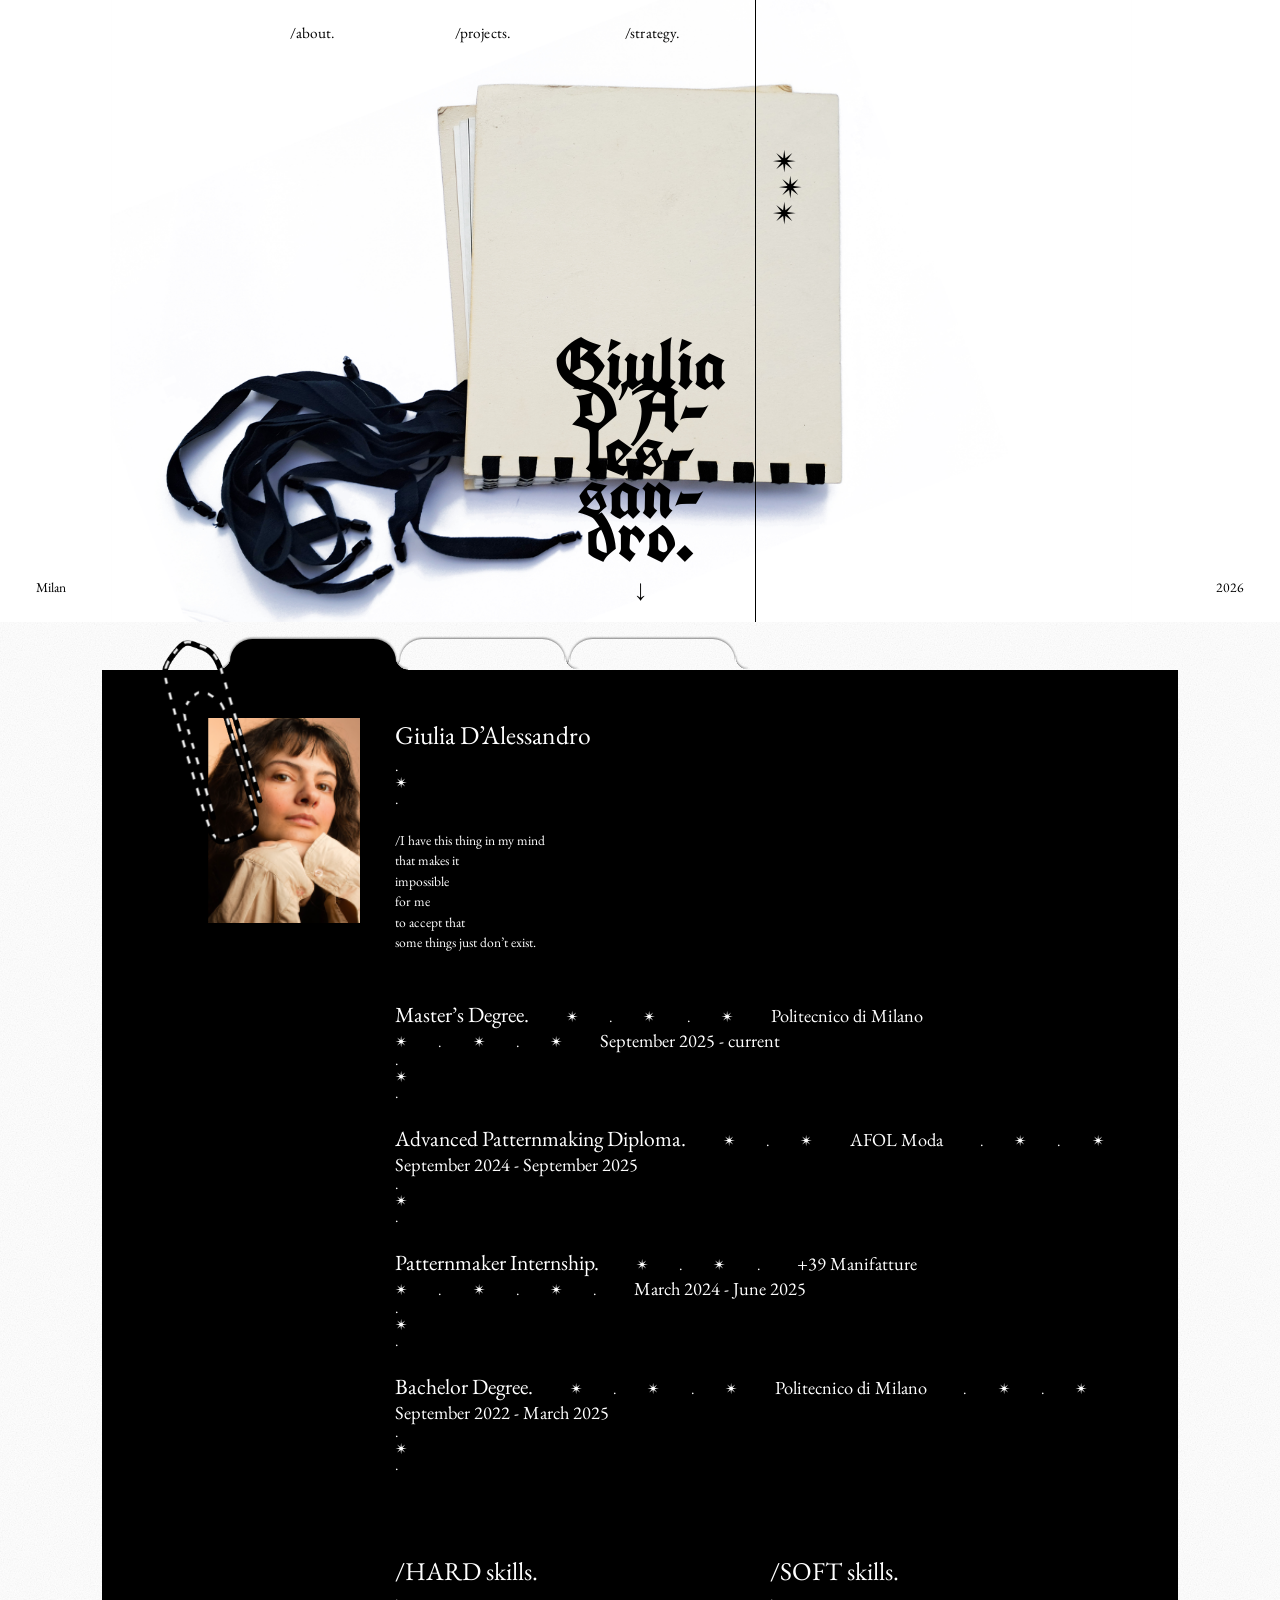
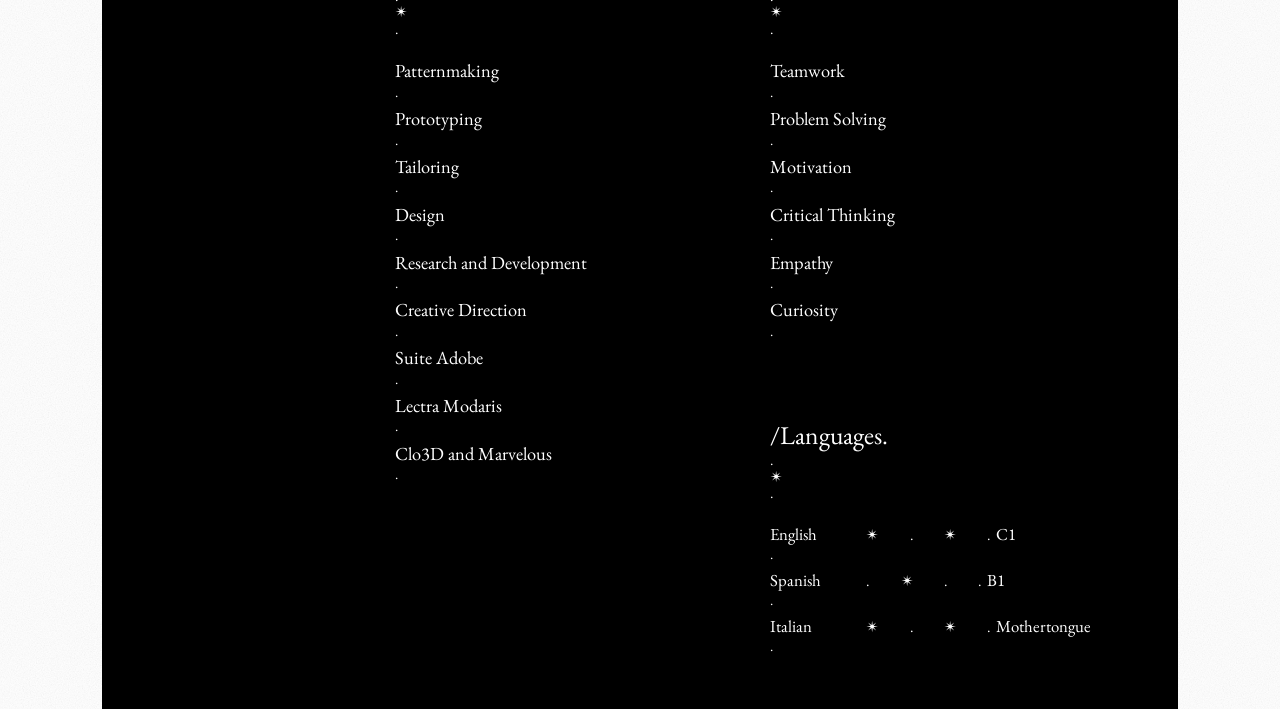
<file: index.html>
<!DOCTYPE html>
<html lang="it">
<head>
  <meta charset="utf-8">
  <meta name="viewport" content="width=device-width, initial-scale=1">
  <title>Giulia D’Alessandro — Portfolio</title>
  <meta name="description" content="Portfolio di Giulia D’Alessandro, Technical Designer. Milano, 2026.">

  <!-- Font: blackletter per il nome, serif per il testo -->
  <link rel="preconnect" href="https://fonts.googleapis.com">
  <link rel="preconnect" href="https://fonts.gstatic.com" crossorigin>
  <link href="https://fonts.googleapis.com/css2?family=EB+Garamond:wght@400;500&family=UnifrakturCook:wght@700&display=swap" rel="stylesheet">

  <link rel="stylesheet" href="style.css">
</head>
<body>

  <!-- ============ HEADER (fisso) ============ -->
  <header class="site-header">
    <nav aria-label="Navigazione principale">
      <a href="index.html">/about.</a>
      <a href="projects.html">/projects.</a>
      <!-- nascosto per ora (da completare): togli i commenti per riattivarlo -->
      <!-- <a href="weightlifting.html">/weightlifting.</a> -->
      <!-- <a href="illustration.html">/illustration.</a> -->
      <a href="strategy.html">/strategy.</a>
    </nav>
  </header>


  <main>

    <!-- ============ 1. LANDING ============ -->
    <section class="hero" id="home">
      <span class="hero__line" aria-hidden="true"></span>

      <figure class="hero__cover">
        <!-- Sostituisci con la tua immagine (meglio PNG/WebP con sfondo trasparente) -->
        <img src="img/cover.png" alt="Quaderno con nastri neri">
        <span class="hero__stars" aria-hidden="true">✴<br>&nbsp;✴<br>✴</span>
      </figure>
	
      <h1 class="hero__name">
        Giulia <br>D’A-<br>les-<br>san-<br>dro.
      </h1>

      <p class="hero__place">Milan</p>
      <p class="hero__year">2026</p>

      <a class="hero__scroll" href="#about" aria-label="Scorri verso il basso">↓</a>
    </section>

    <!-- ============ 2. ABOUT (anteprima) ============ -->
    <section class="about" id="about">
      <div class="about__tabs" aria-hidden="true">
        <!-- 5 linguette = 5 voci dell'header (stesso ordine) -->
        <span class="tab tab--1"></span>
        <span class="tab tab--2"></span>
        <!-- <span class="tab tab--3"></span> -->
        <!-- <span class="tab tab--4"></span> -->
        <span class="tab tab--5"></span>
      </div>

      <div class="about__body">
        <div class="about__photo-wrap">
          <img class="about__photo" src="img/giulia.jpg" alt="Ritratto di Giulia D’Alessandro">

          <!-- Graffetta: il tuo file in img/graffetta.png -->
          <img class="clip" src="img/graffetta.png" alt="" aria-hidden="true">
        </div>

        <div class="about__text">
          <h2>Giulia D’Alessandro</h2>
          <p class="about__marks" aria-hidden="true">.<br>✴<br>.</p>
          <p class="about__quote">
            /I have this thing in my mind<br>
            that makes it<br>
            impossible<br>
            for me<br>
            to accept that<br>
            some things just don’t exist.
          </p>

          <!-- ===== Formazione ed esperienza ===== -->
          <div class="cv">
            <div class="cv__item">
              <p class="cv__row">
                <span class="cv__title">Master’s Degree.</span>
                <span class="cv__pattern" aria-hidden="true">✴ . ✴ . ✴</span>
                <span class="cv__where">Politecnico di Milano</span>
                <span class="cv__pattern" aria-hidden="true">✴ . ✴ . ✴</span>
                <span class="cv__when">September 2025 - current</span>
              </p>
              <p class="about__marks" aria-hidden="true">.<br>✴<br>.</p>
            </div>

            <div class="cv__item">
              <p class="cv__row">
                <span class="cv__title">Advanced Patternmaking Diploma.</span>
                <span class="cv__pattern" aria-hidden="true">✴ . ✴</span>
                <span class="cv__where">AFOL Moda</span>
                <span class="cv__pattern" aria-hidden="true">. ✴ . ✴</span>
                <span class="cv__when">September 2024 - September 2025</span>
              </p>
              <p class="about__marks" aria-hidden="true">.<br>✴<br>.</p>
            </div>

            <div class="cv__item">
              <p class="cv__row">
                <span class="cv__title">Patternmaker Internship.</span>
                <span class="cv__pattern" aria-hidden="true">✴ . ✴ .</span>
                <span class="cv__where">+39 Manifatture</span>
                <span class="cv__pattern" aria-hidden="true">✴ . ✴ . ✴ .</span>
                <span class="cv__when">March 2024 - June 2025</span>
              </p>
              <p class="about__marks" aria-hidden="true">.<br>✴<br>.</p>
            </div>

            <div class="cv__item">
              <p class="cv__row">
                <span class="cv__title">Bachelor Degree.</span>
                <span class="cv__pattern" aria-hidden="true">✴ . ✴ . ✴</span>
                <span class="cv__where">Politecnico di Milano</span>
                <span class="cv__pattern" aria-hidden="true">. ✴ . ✴</span>
                <span class="cv__when">September 2022 - March 2025</span>
              </p>
              <p class="about__marks" aria-hidden="true">.<br>✴<br>.</p>
            </div>
          </div>

          <!-- ===== Competenze e lingue ===== -->
          <div class="skills">
            <div class="skills__col">
              <h3 class="skills__title">/HARD skills.</h3>
              <p class="about__marks" aria-hidden="true">.<br>✴<br>.</p>
              <ul class="skills__list">
                <li>Patternmaking</li>
                <li>Prototyping</li>
                <li>Tailoring</li>
                <li>Design</li>
                <li>Research and Development</li>
                <li>Creative Direction</li>
                <li>Suite Adobe</li>
                <li>Lectra Modaris</li>
                <li>Clo3D and Marvelous</li>
              </ul>
            </div>

            <div class="skills__col">
              <h3 class="skills__title">/SOFT skills.</h3>
              <p class="about__marks" aria-hidden="true">.<br>✴<br>.</p>
              <ul class="skills__list">
                <li>Teamwork</li>
                <li>Problem Solving</li>
                <li>Motivation</li>
                <li>Critical Thinking</li>
                <li>Empathy</li>
                <li>Curiosity</li>
              </ul>

              <div class="languages">
                <h3 class="skills__title">/Languages.</h3>
                <p class="about__marks" aria-hidden="true">.<br>✴<br>.</p>
                <ul class="languages__list">
                  <li><div class="languages__row"><span class="languages__name">English</span><span class="cv__pattern" aria-hidden="true">✴ . ✴ .</span><span class="languages__level">C1</span></div></li>
                  <li><div class="languages__row"><span class="languages__name">Spanish</span><span class="cv__pattern" aria-hidden="true">. ✴ . .</span><span class="languages__level">B1</span></div></li>
                  <li><div class="languages__row"><span class="languages__name">Italian</span><span class="cv__pattern" aria-hidden="true">✴ . ✴ .</span><span class="languages__level">Mothertongue</span></div></li>
                </ul>
              </div>
            </div>
          </div>

        </div>
      </div>
    </section>

  </main>

</body>
</html>
</file>
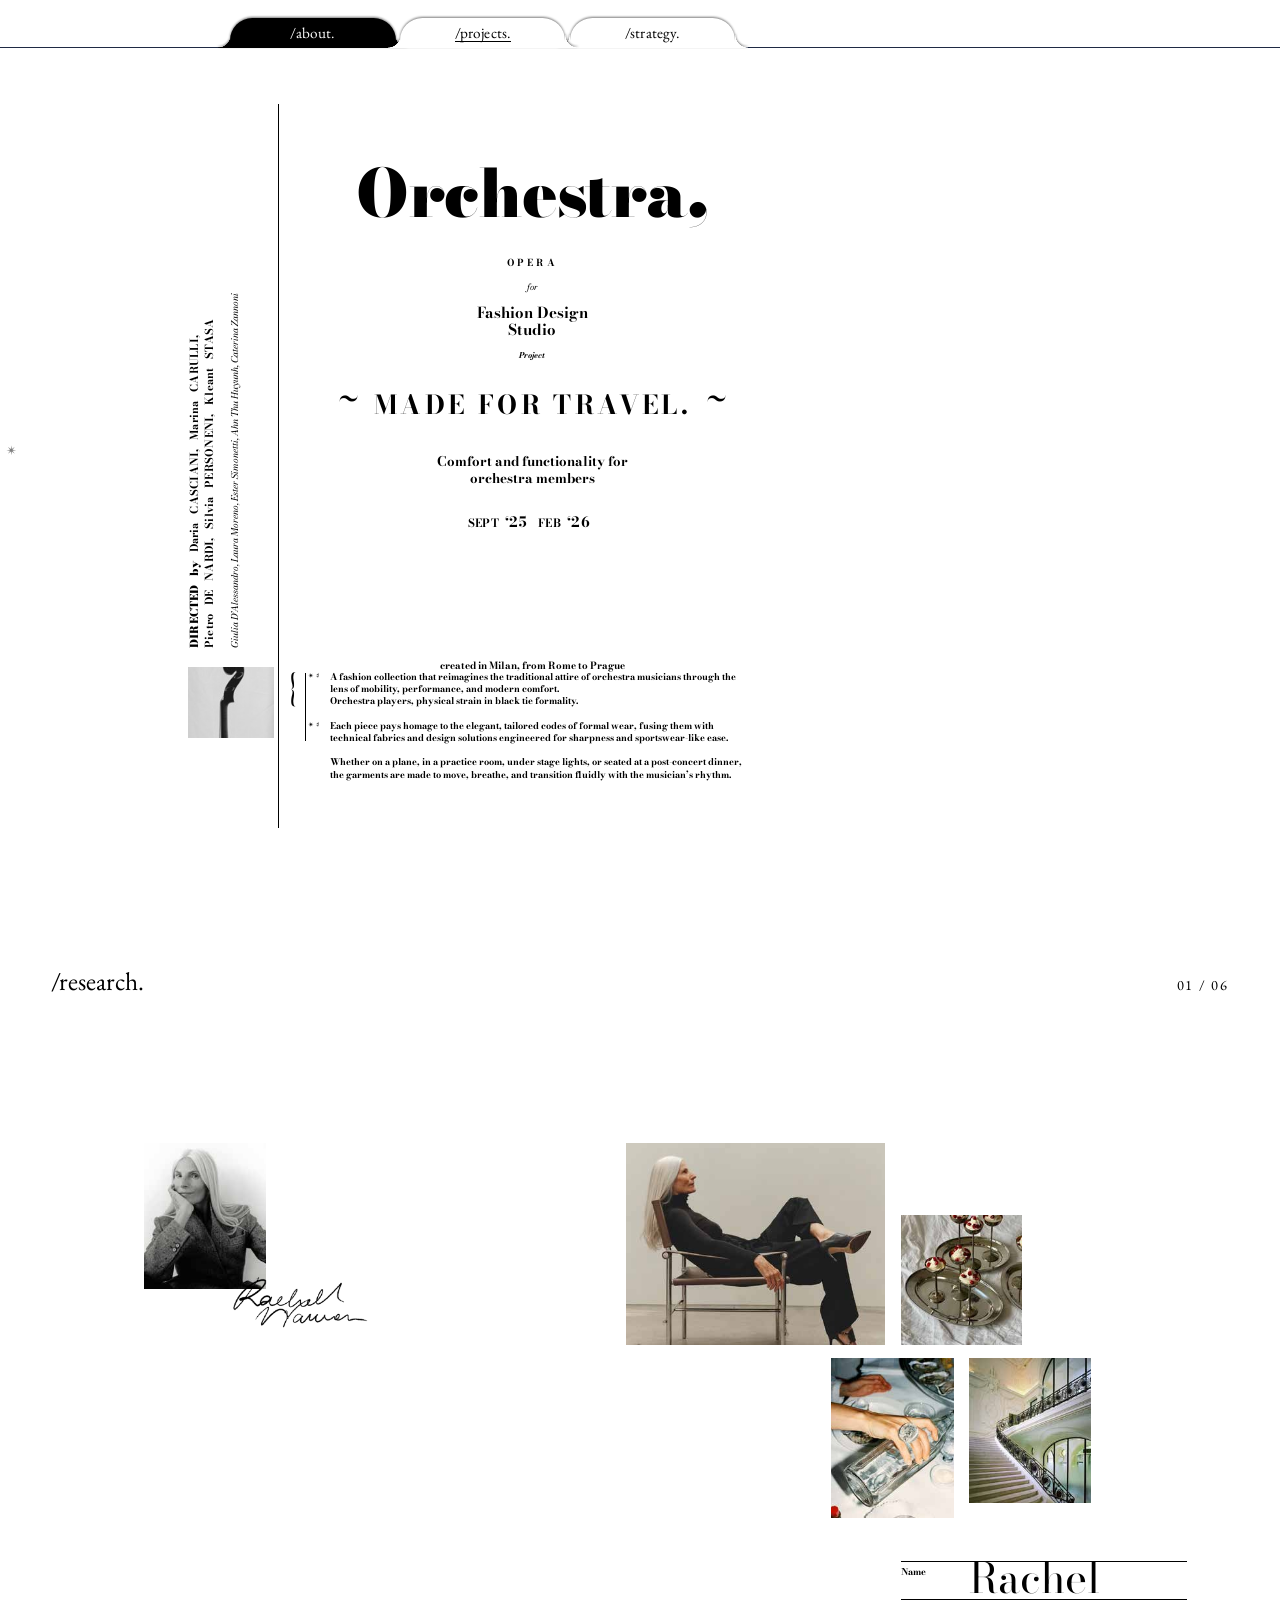
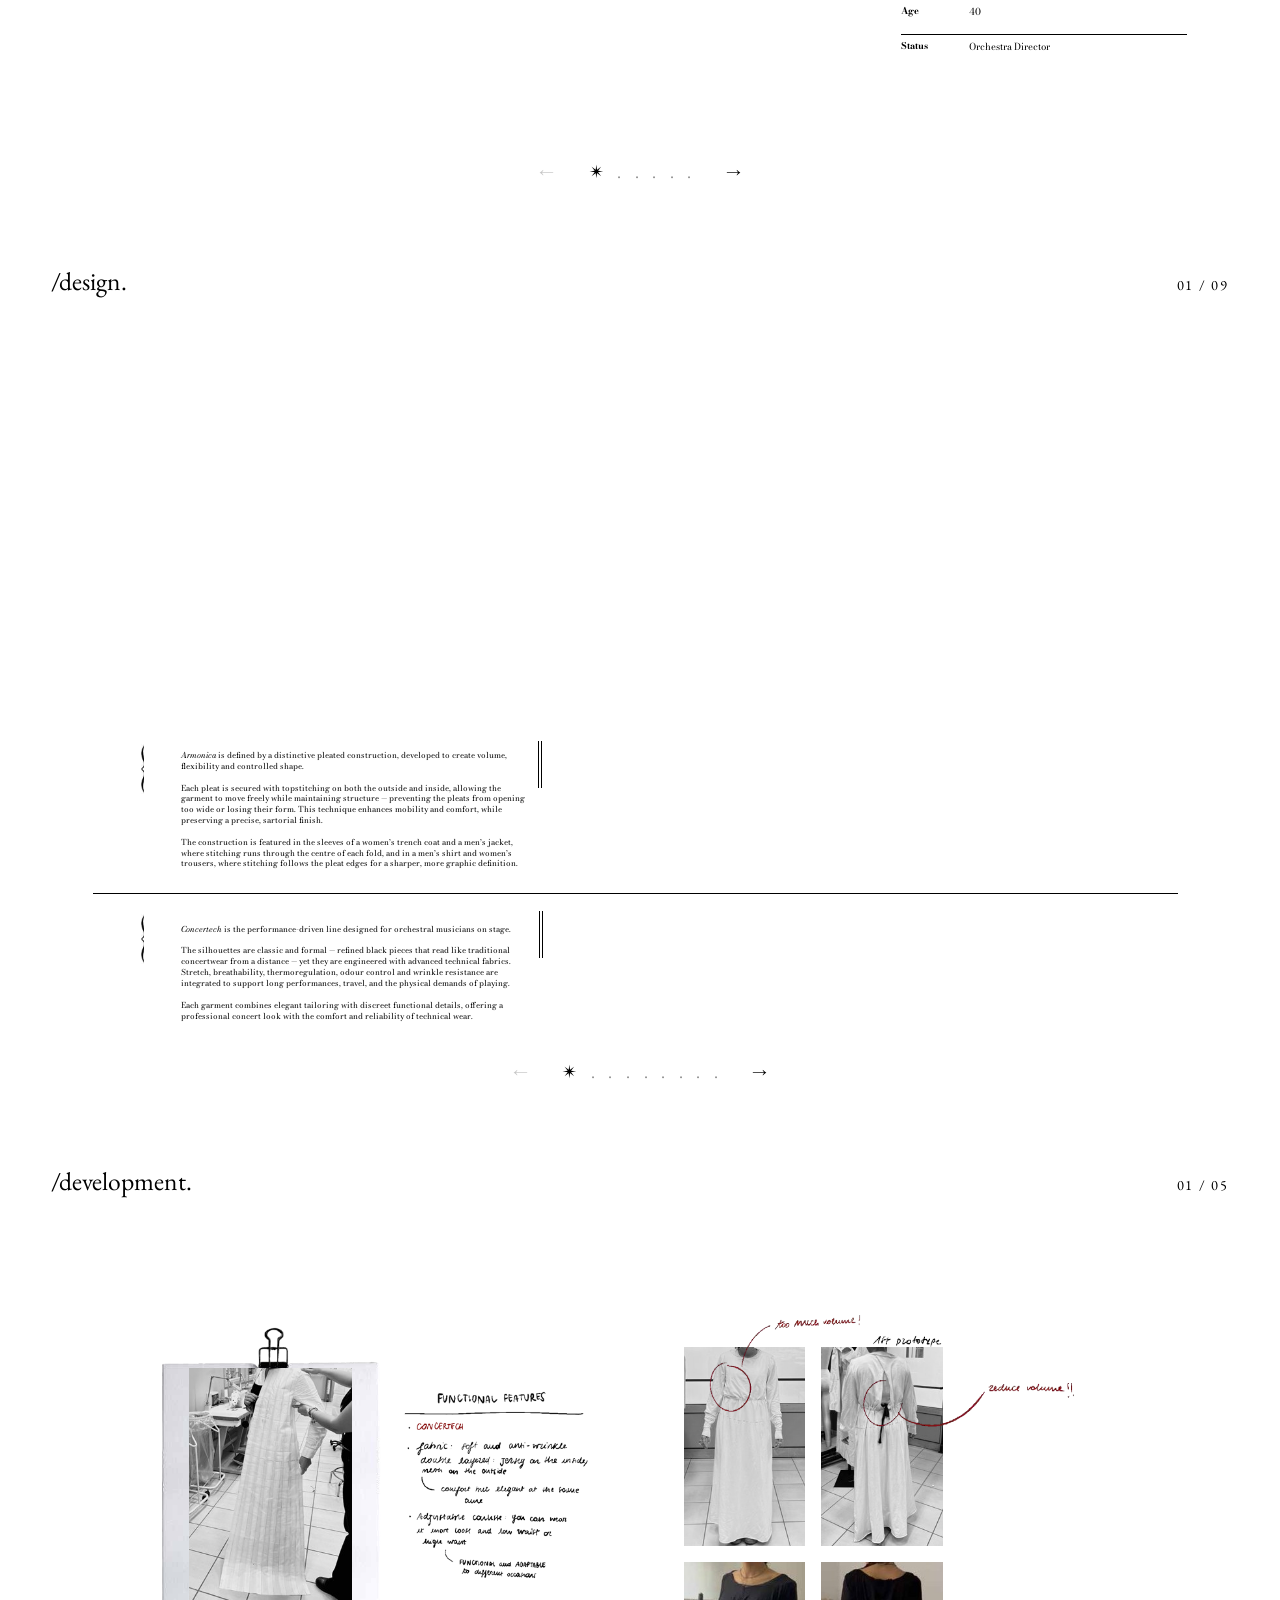
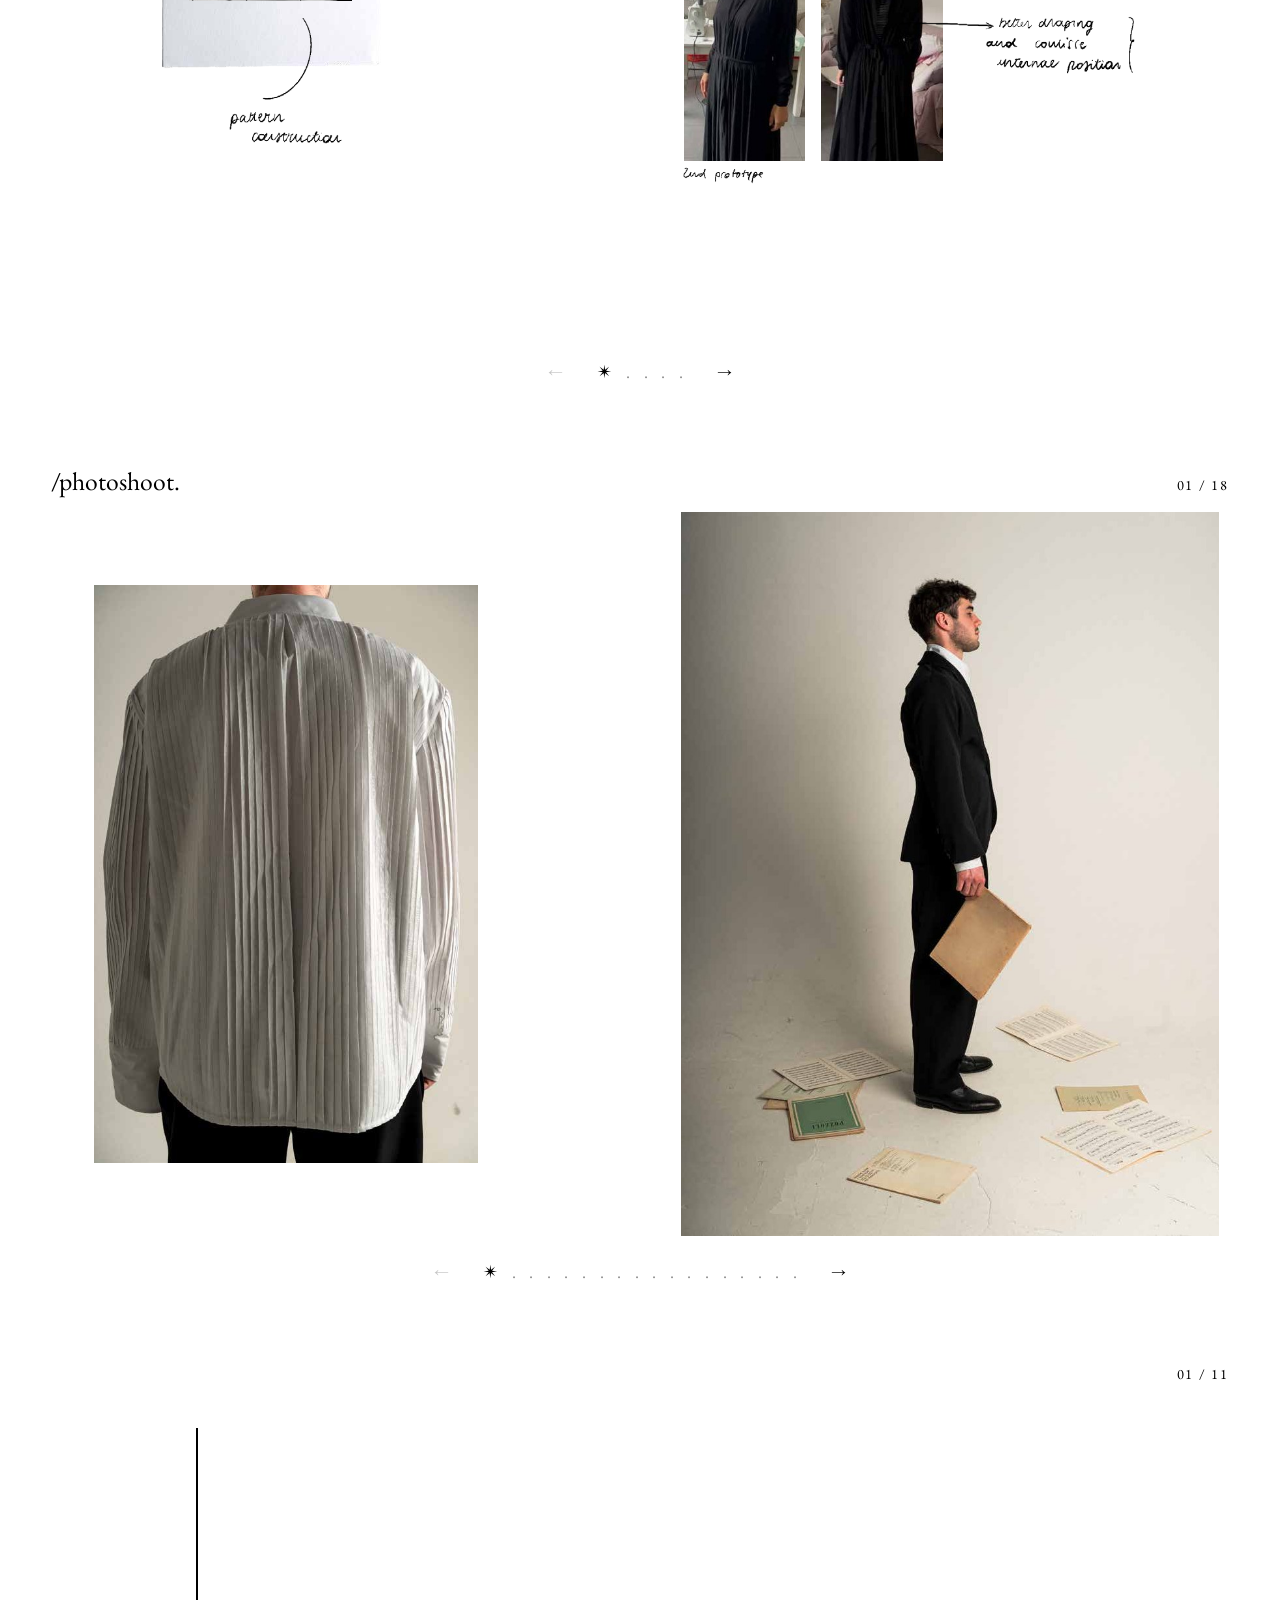
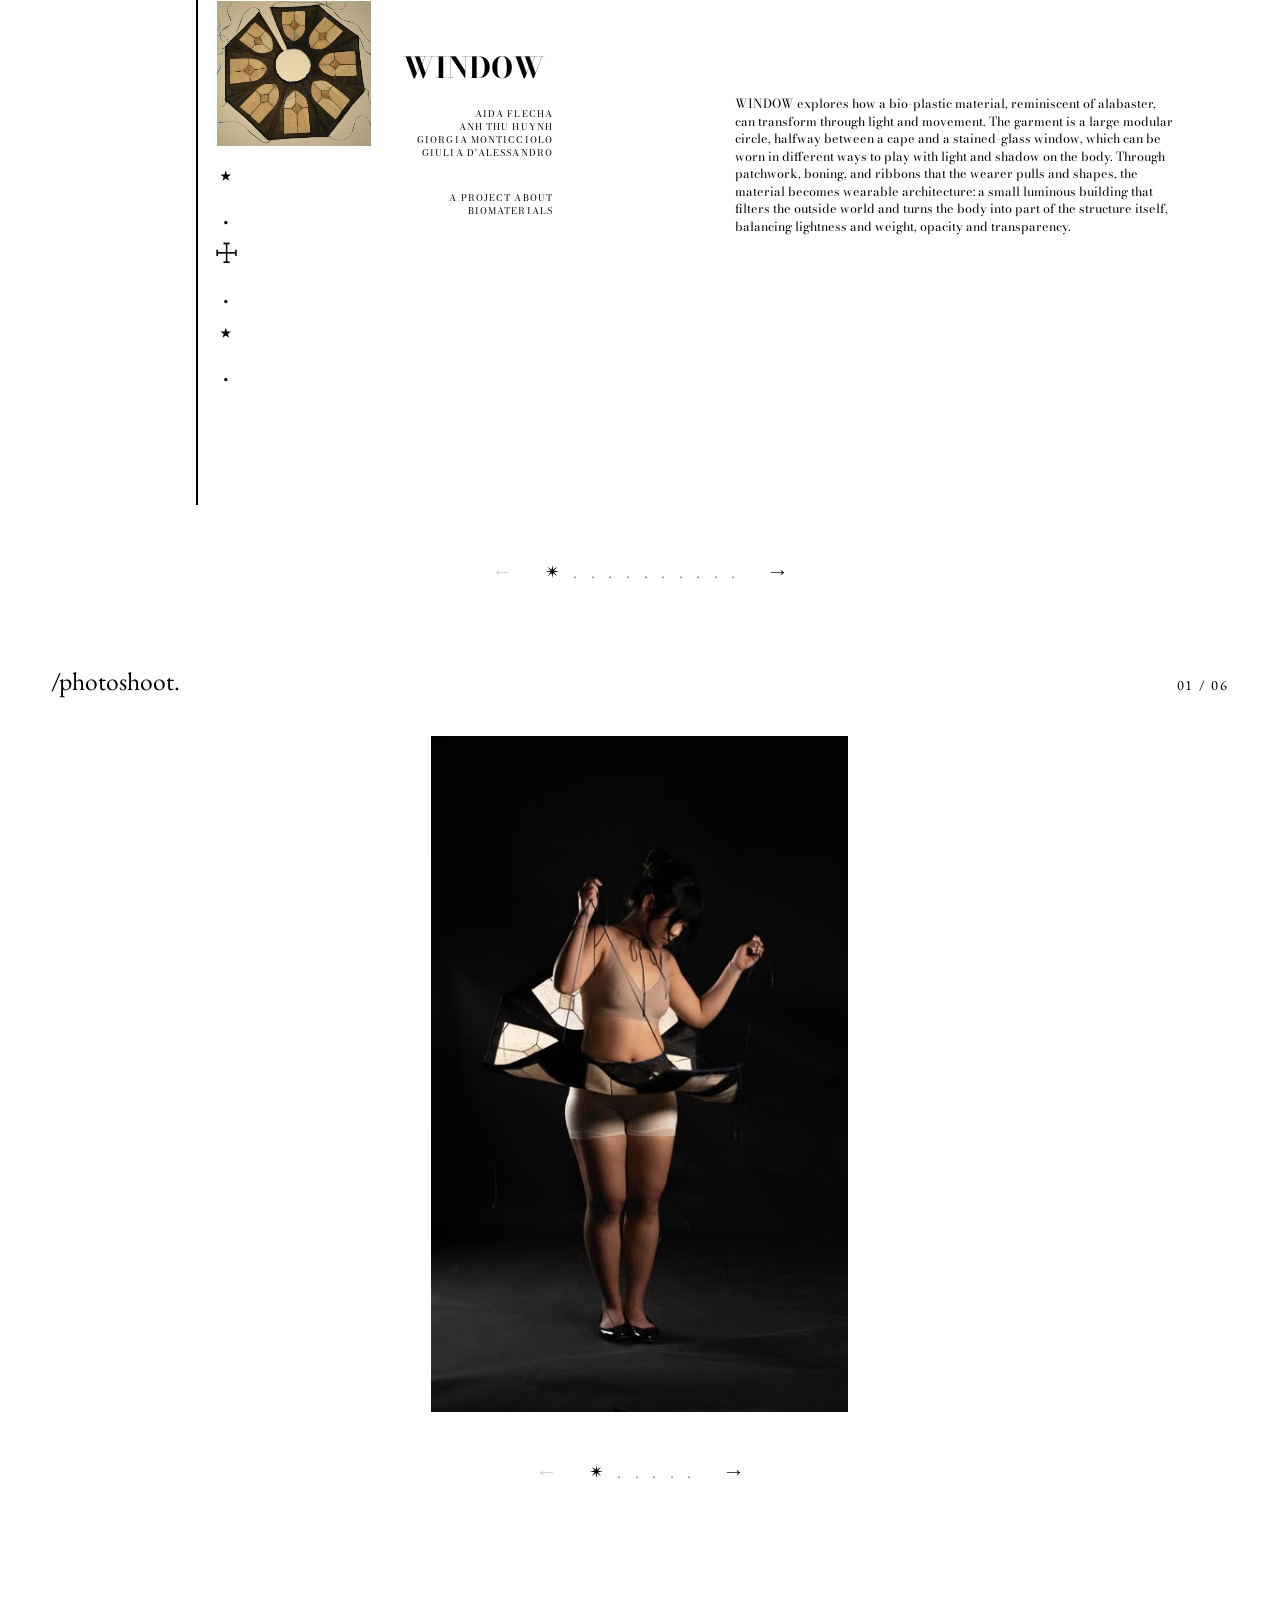
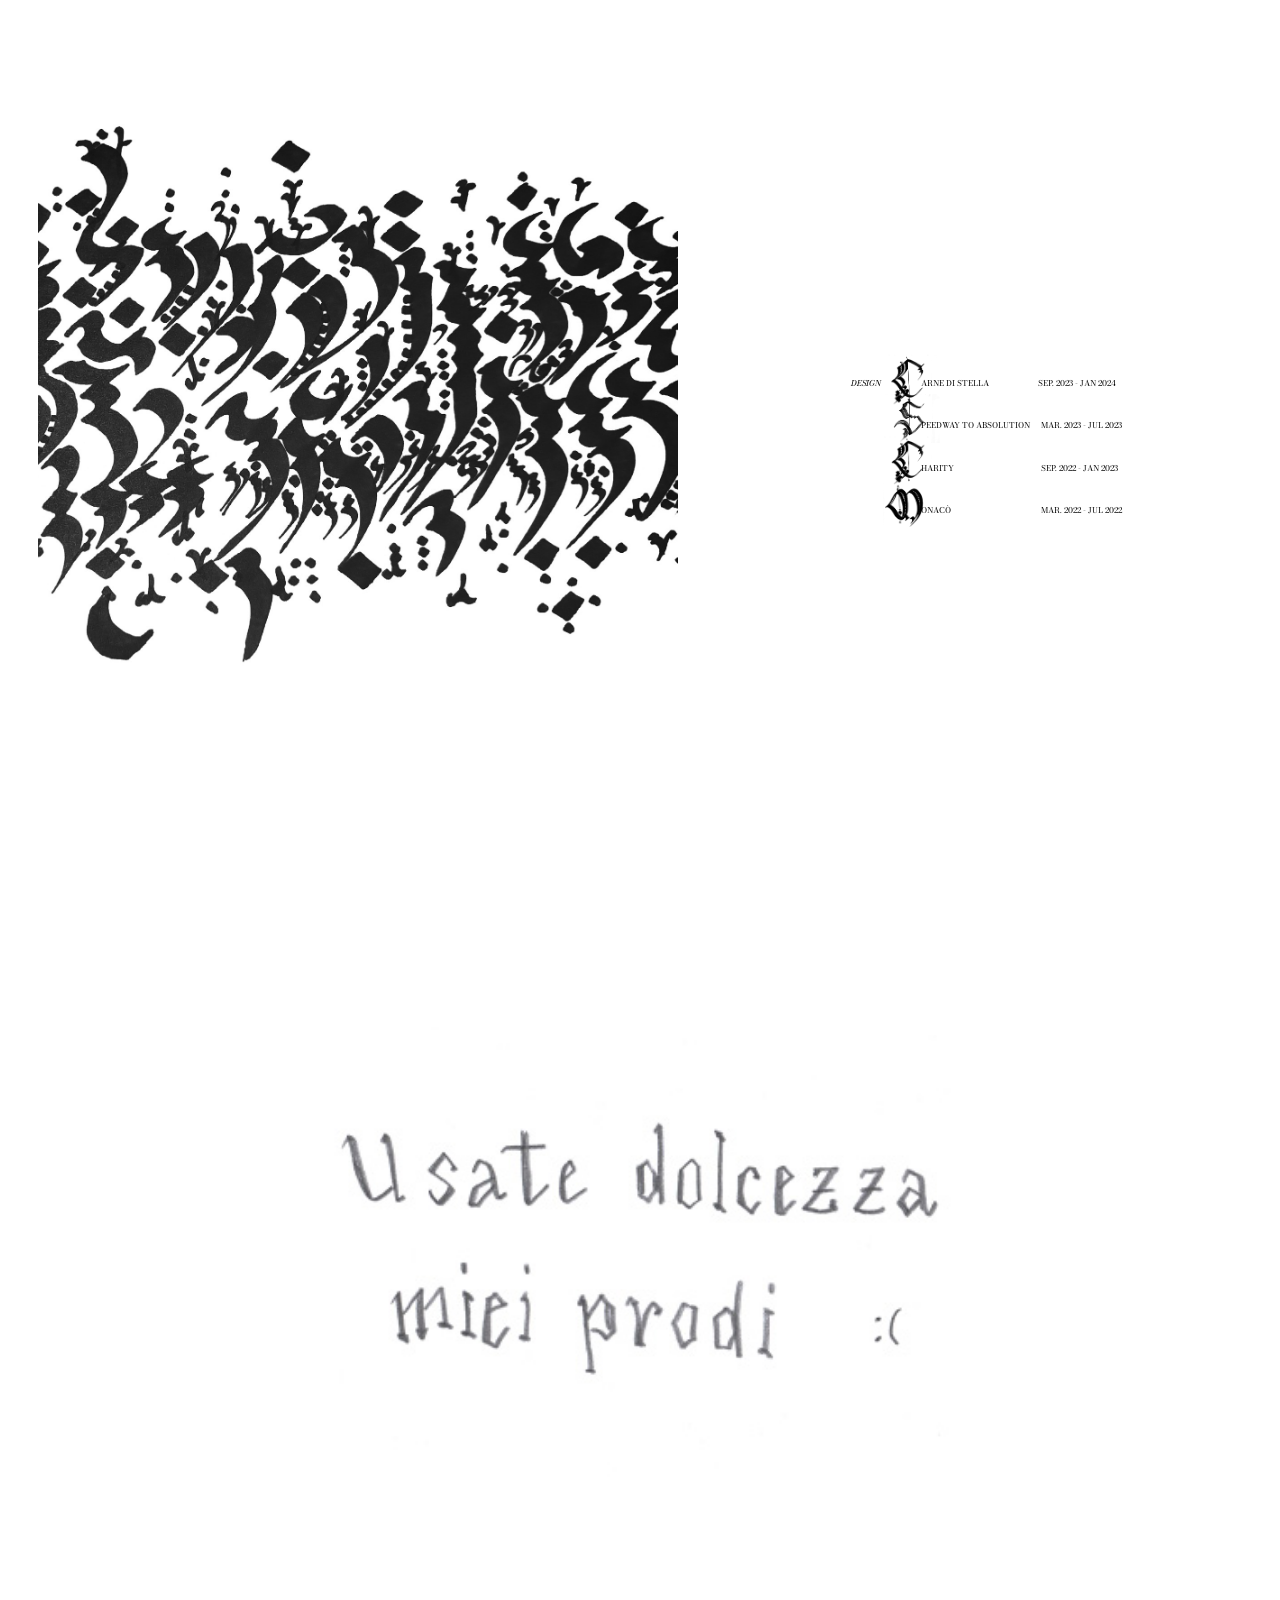
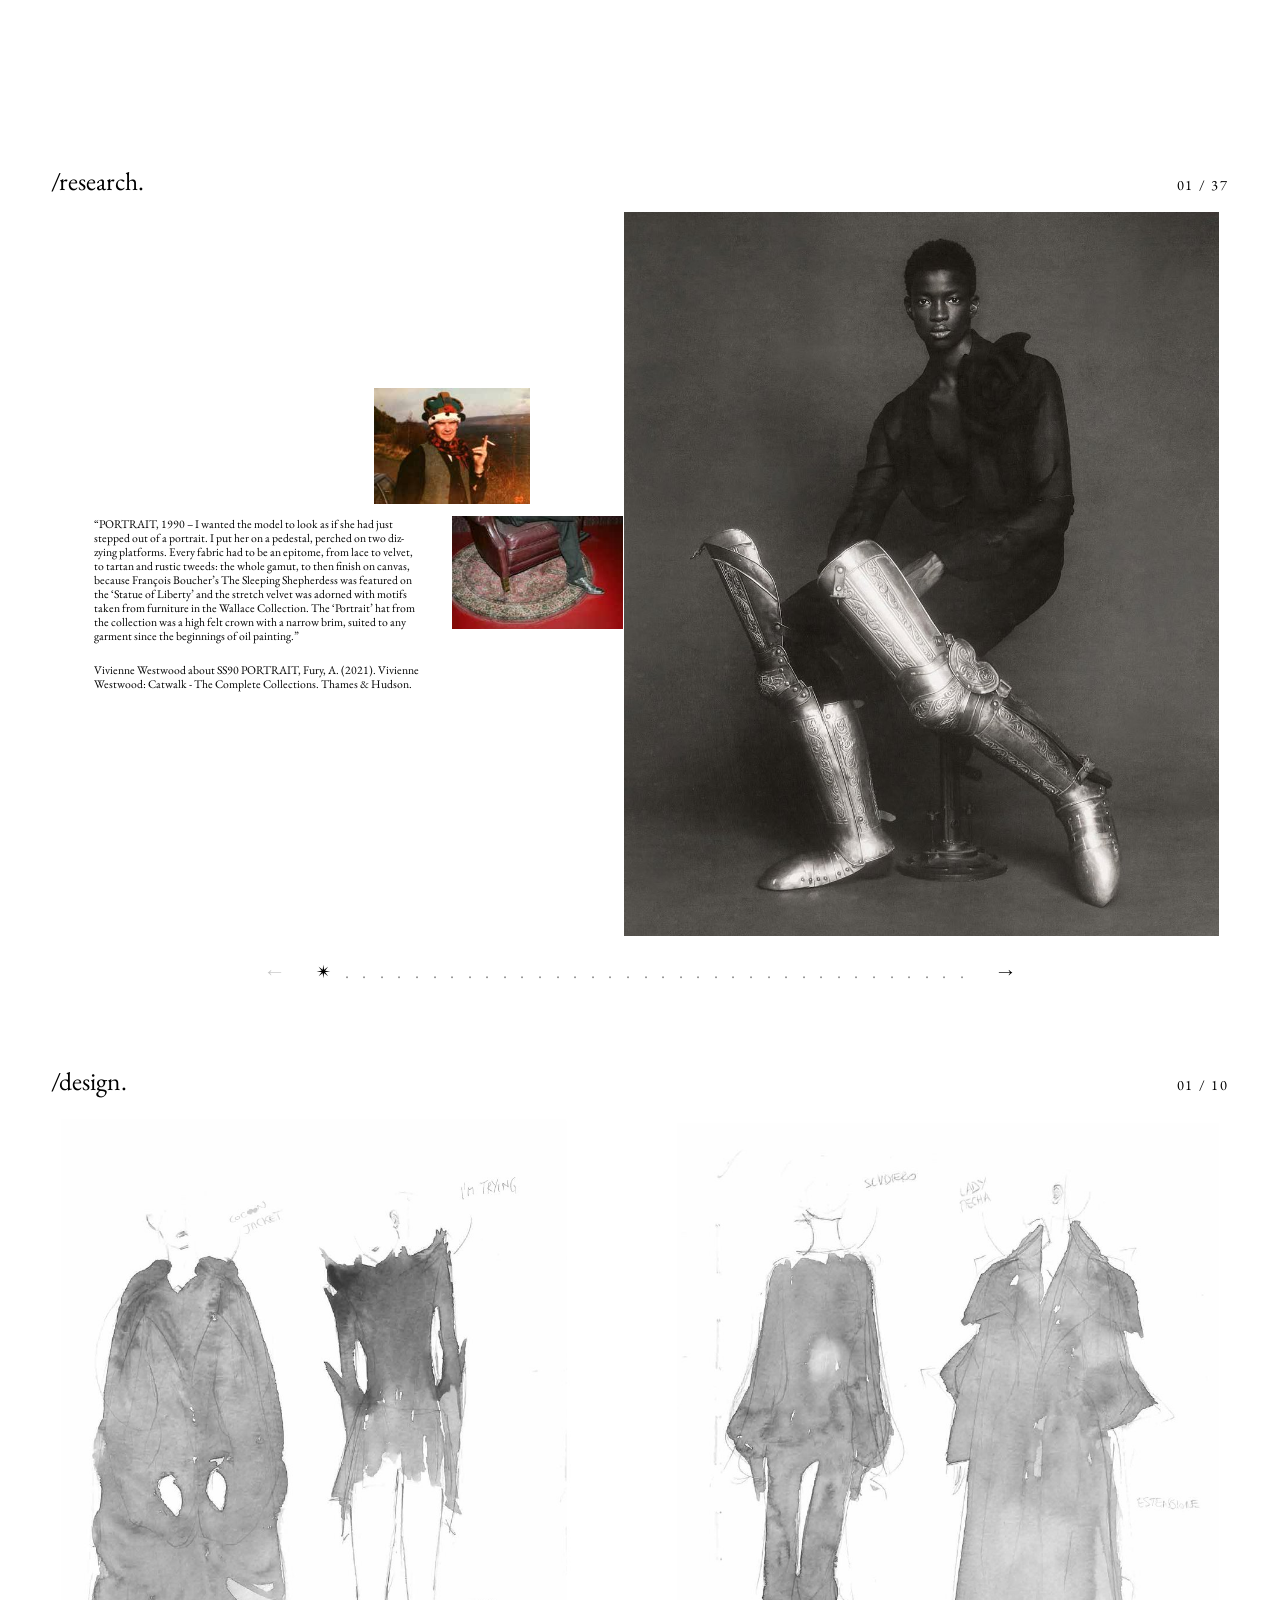
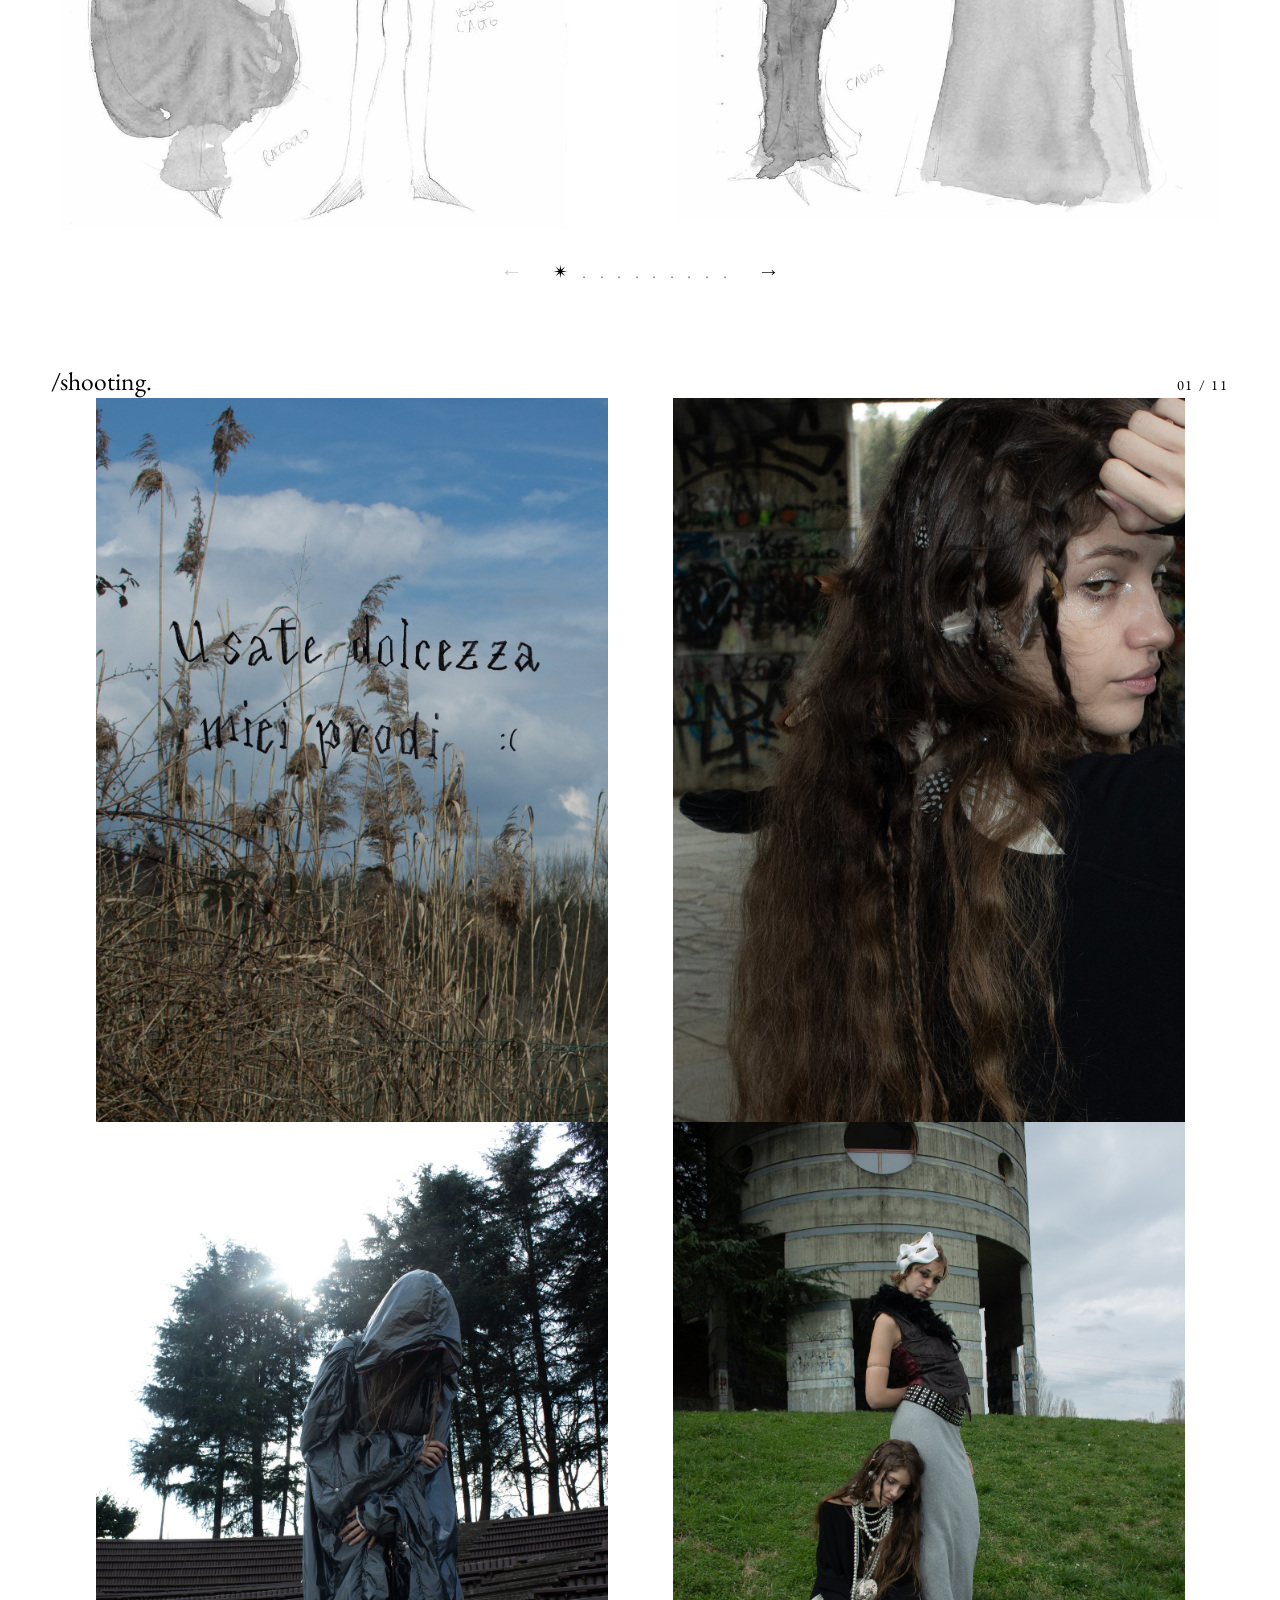
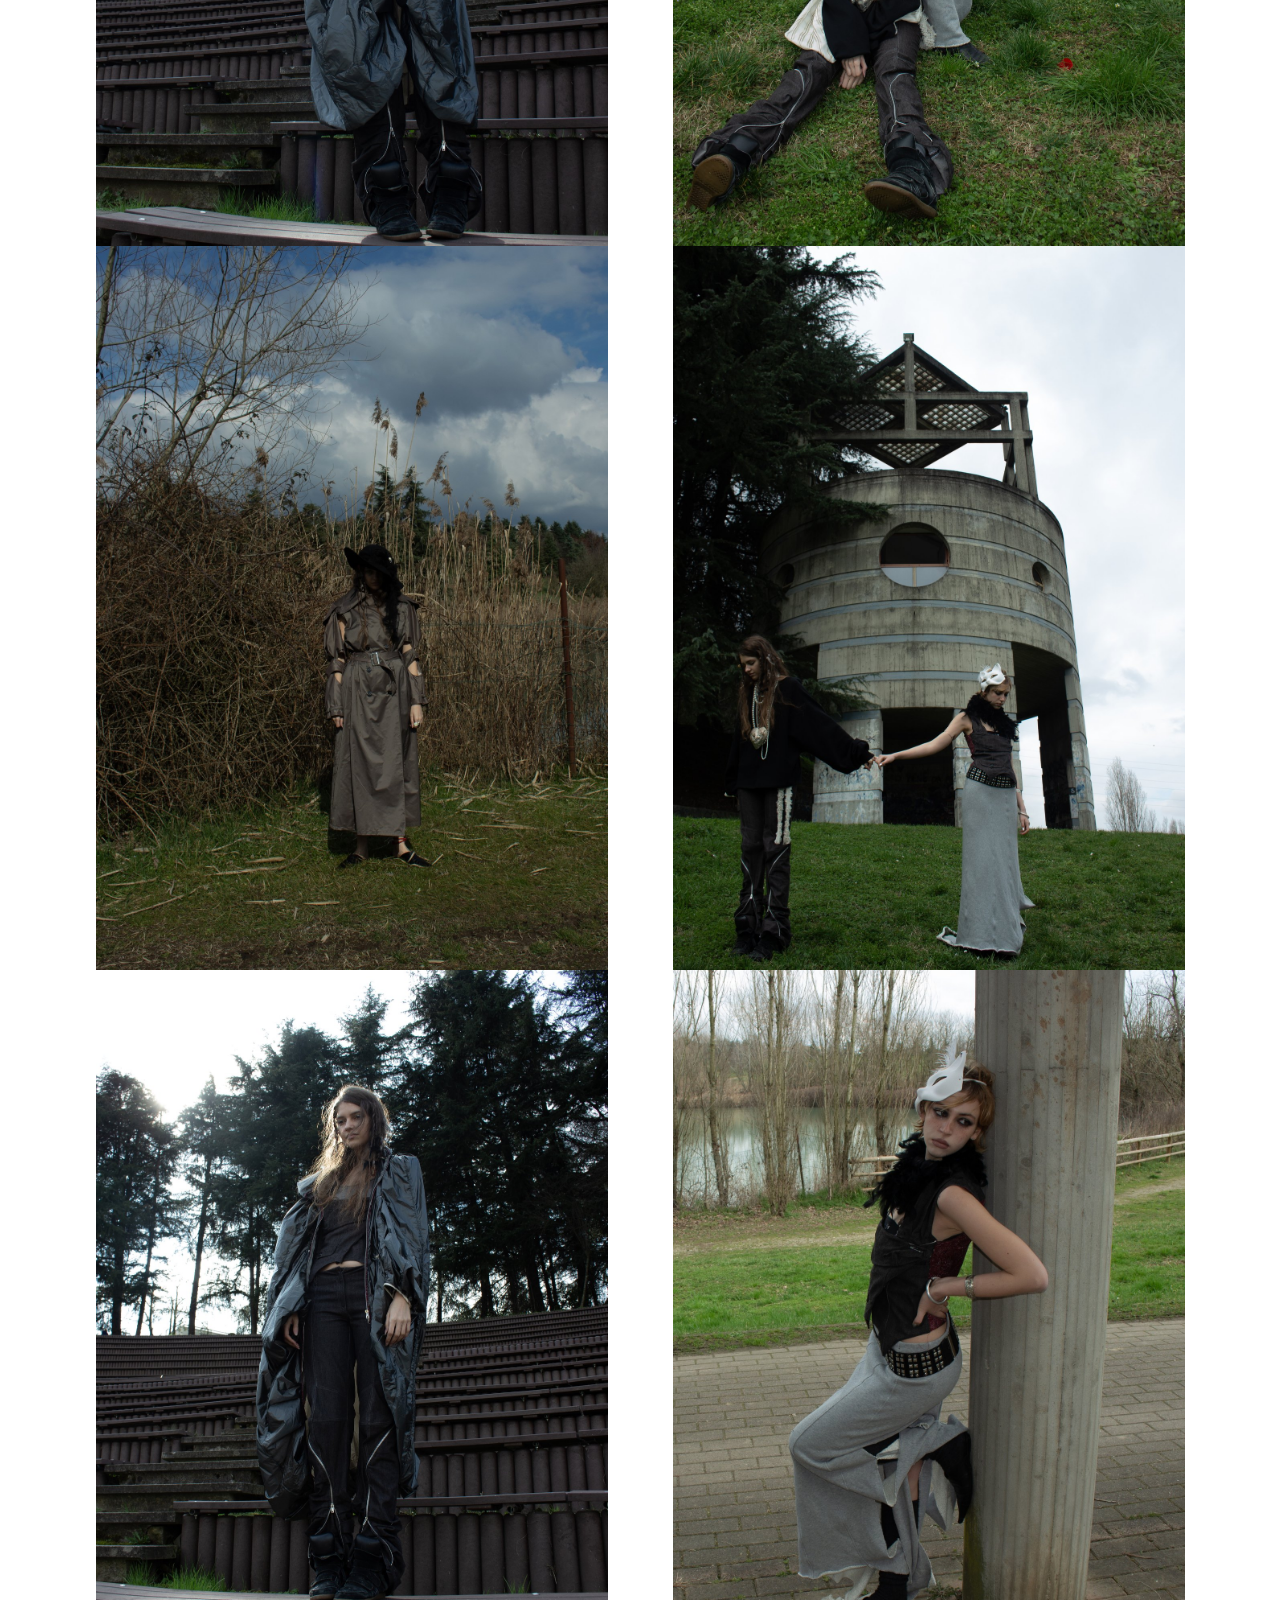
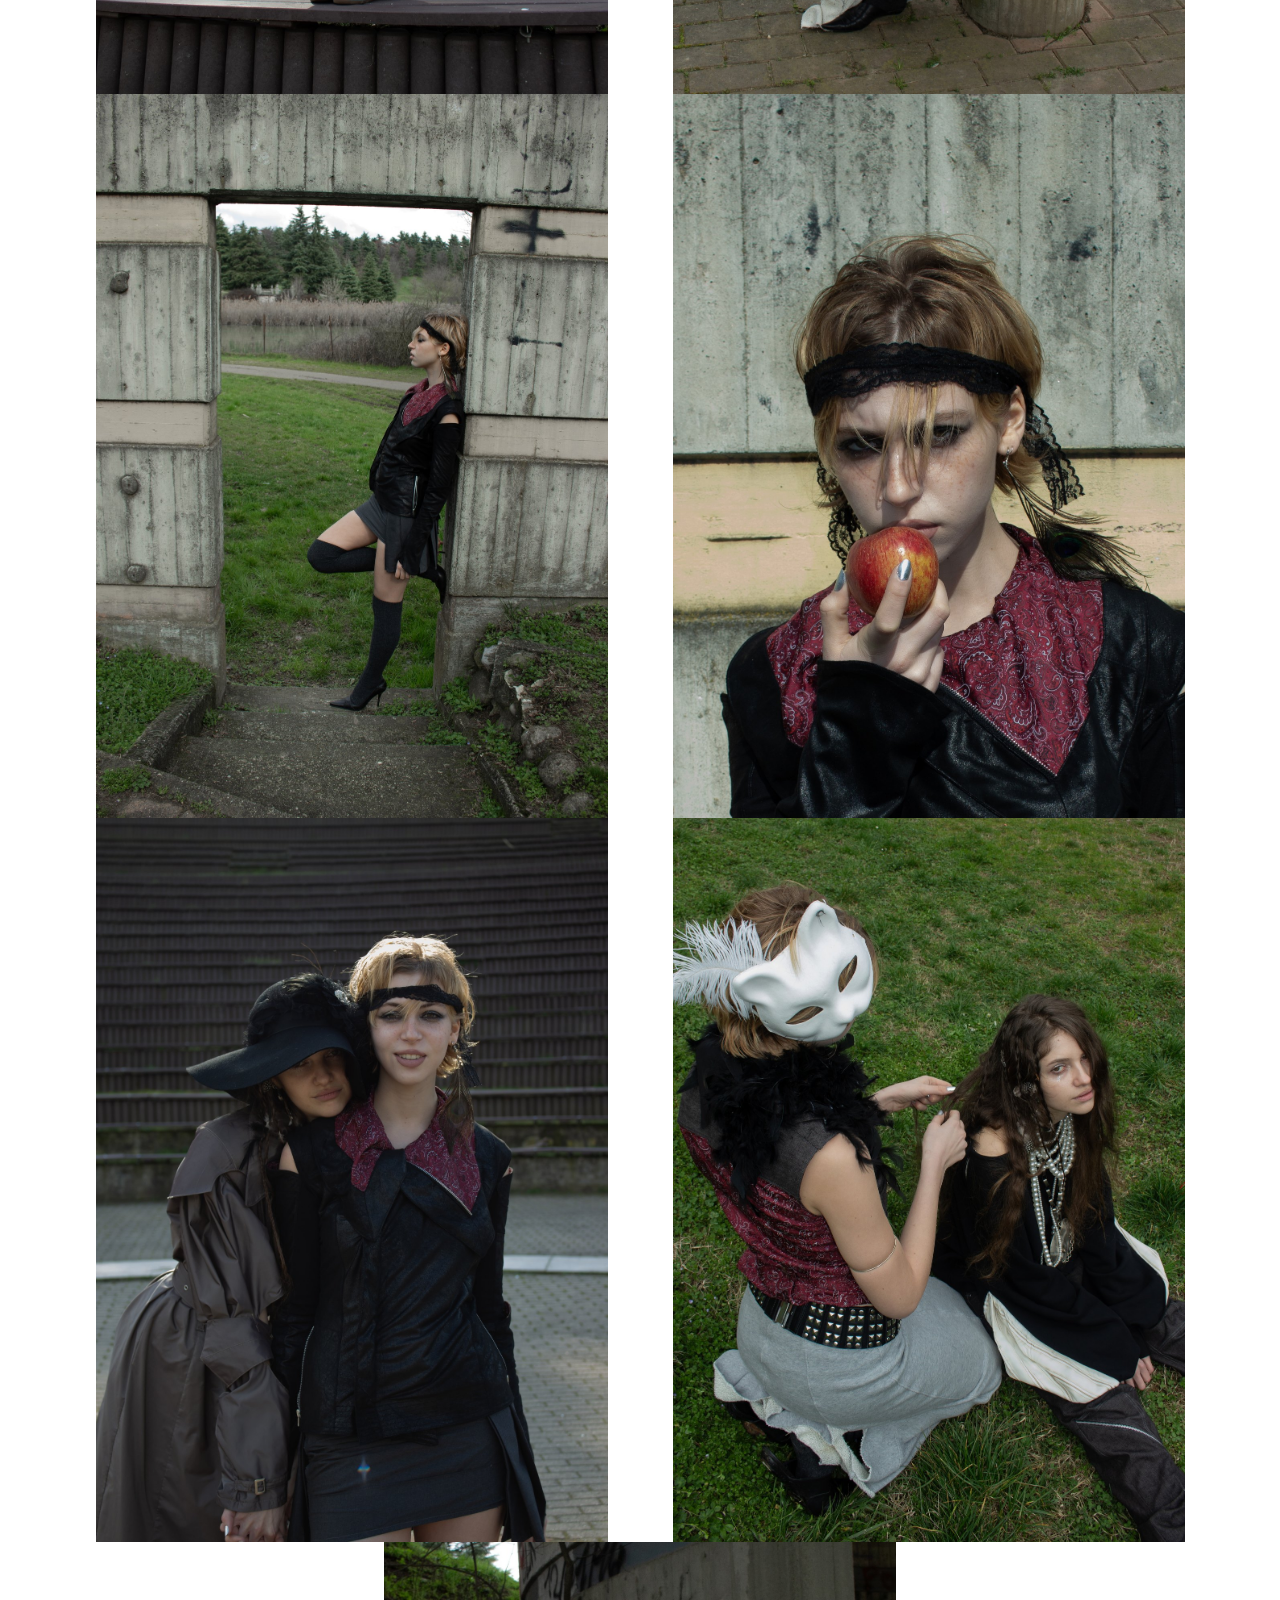
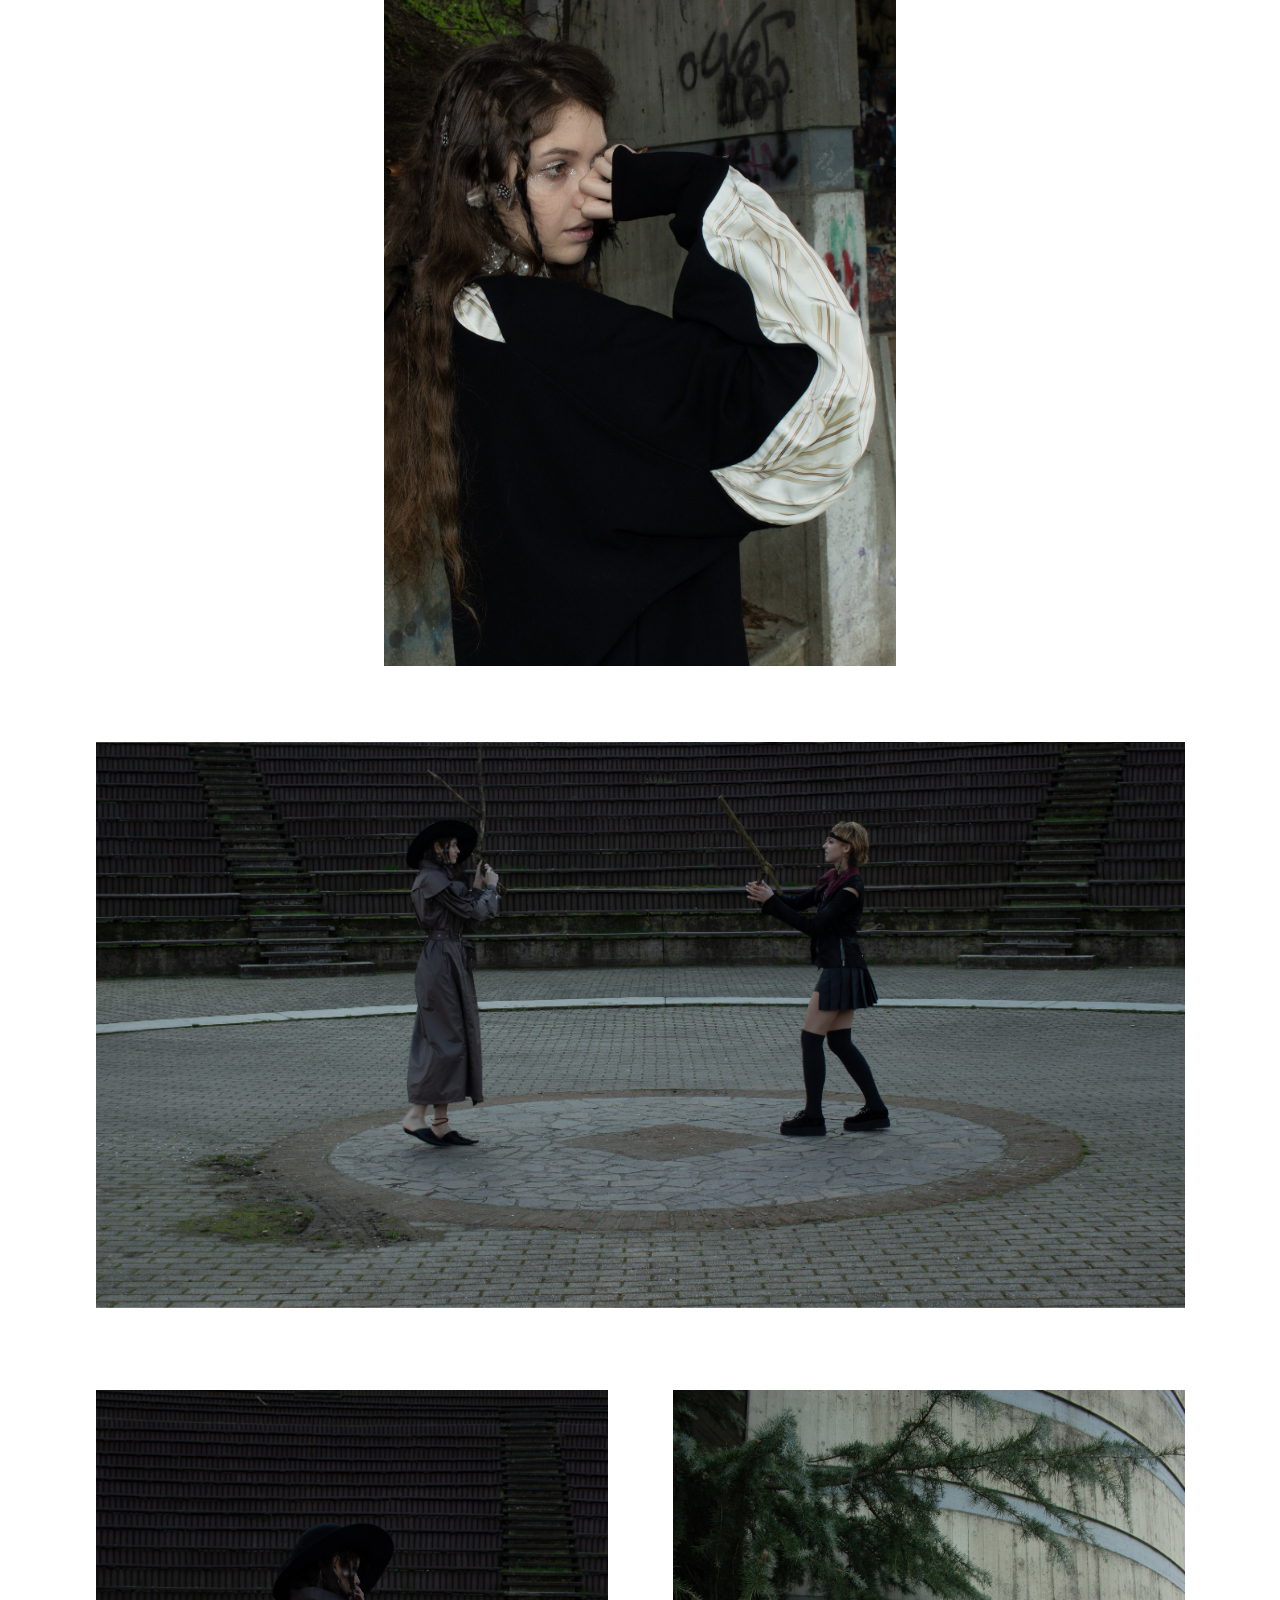
<file: projects.html>
<!DOCTYPE html>
<html lang="it">
<head>
  <meta charset="utf-8">
  <meta name="viewport" content="width=device-width, initial-scale=1">
  <title>Projects — Giulia D’Alessandro</title>
  <meta name="description" content="Progetti di Giulia D’Alessandro: Master’s degree e Bachelor.">

  <link rel="preconnect" href="https://fonts.googleapis.com">
  <link rel="preconnect" href="https://fonts.gstatic.com" crossorigin>
  <link href="https://fonts.googleapis.com/css2?family=Bodoni+Moda:ital,opsz,wght@0,6..96,400;0,6..96,700;0,6..96,900;1,6..96,400&family=EB+Garamond:wght@400;500&family=UnifrakturCook:wght@700&display=swap" rel="stylesheet">

  <!-- style.css = header e linguette in comune con la home. projects.css = solo questa pagina. -->
  <link rel="stylesheet" href="style.css">
  <link rel="stylesheet" href="projects.css">
</head>
<body class="page-projects">

  <!--
  ======================================================================
   COME MODIFICARE QUESTA PAGINA

   AGGIUNGERE UN PROGETTO
     1. Copia il blocco "TEMPLATE NUOVO PROGETTO" in fondo al file,
        togli i commenti e incollalo prima di </main>.
     2. Cambia l'id (es. id="window") e il titolo.
     3. Aggiungi una riga nel menu laterale: <li><a href="#window">Window</a></li>
        (l'id nel link deve essere uguale all'id del progetto).
     I progetti scorrono nell'ordine in cui li scrivi qui sotto.

   AGGIUNGERE UNA PAGINA A UN CAPITOLO (research, design, development, photoshoot)
     Copia un intero <div class="page"> … </div> dentro lo stesso <div class="hscroll">.

   AGGIUNGERE UN'IMMAGINE A UNA PAGINA
     <figure class="item" style="--x:10%; --y:20%; --w:20%; --r:0.75">
       <img src="img/progetto/nome-file.jpg" alt="descrizione" draggable="false">
     </figure>
     --x e --y = posizione dall'angolo in alto a sinistra della pagina (in %)
     --w       = larghezza (in % della pagina)
     --r       = larghezza ÷ altezza della foto:
                 0.75 = verticale 3:4 · 1 = quadrata · 1.5 = orizzontale 3:2
     Le immagini dopo vengono sovrapposte a quelle prima.
     Per un riquadro grigio al posto di una foto non ancora pronta, aggiungi
     la classe  item--empty  (es. class="item item--empty").
  ======================================================================
  -->

  <!-- ============ HEADER (stesso della home) ============ -->
  <header class="site-header">
    <nav aria-label="Navigazione principale">
      <a href="index.html">/about.</a>
      <a href="projects.html" aria-current="page">/projects.</a>
      <!-- nascosto per ora (da completare): togli i commenti per riattivarlo -->
      <!-- <a href="weightlifting.html">/weightlifting.</a> -->
      <!-- <a href="illustration.html">/illustration.</a> -->
      <a href="strategy.html">/strategy.</a>
    </nav>
  </header>

  <!-- Linguette: qui /projects (la 2ª) sta davanti a tutte le altre, senza il body nero -->
  <div class="tabs-bar" aria-hidden="true">
    <span class="tab tab--1"></span>
    <span class="tab tab--2"></span>
    <!-- <span class="tab tab--3"></span> -->
    <!-- <span class="tab tab--4"></span> -->
    <span class="tab tab--5"></span>
  </div>

  <!-- ============ MENU LATERALE (compare col mouse sul bordo sinistro) ============ -->
  <div class="side-hot" aria-hidden="true"></div>
  <nav class="side-menu" id="side-menu" aria-label="Elenco progetti">
    <p class="side-menu__title">/projects.</p>
    <p class="side-menu__marks" aria-hidden="true">.<br>✴<br>.</p>

    <h2 class="side-menu__group">Master’s degree</h2>
    <ul>
      <li><a href="#orchestra">Orchestra</a></li>
      <li><a href="#window">Window</a></li>
    </ul>

    <h2 class="side-menu__group">Thesis</h2>
    <ul>
      <li><a href="#usate-dolcezza">Usate dolcezza miei prodi / Exercise gentleness my brave ones</a></li>
    </ul>

    <h2 class="side-menu__group"><a href="#bachelor">Bachelor</a></h2>
    <ul>
      <li><a href="#carne-di-stella">Carne di stella / Flesh of a star</a></li>
      <li><a href="#speedway-to-absolution">Speedway to absolution</a></li>
      <li><a href="#charity">Charity</a></li>
      <li><a href="#monaco-fast-and-slow">Monacò fast and slow</a></li>
      <!-- <li><a href="#black-swan">Black Swan</a></li> -->
    </ul>
  </nav>
  <!-- Pulsante per touch (si vede solo su telefoni/tablet, dove non c'è l'hover) -->
  <button class="side-toggle" type="button" aria-controls="side-menu" aria-expanded="false" aria-label="Apri l’elenco dei progetti">✴</button>

  <main>

    <!-- ==================================================================
         MASTER’S DEGREE
         ================================================================== -->

    <!-- ================== ORCHESTRA ================== -->
    <article class="project" id="orchestra">

      <!-- ---------- Copertina ---------- -->
      <section class="cover" aria-label="Orchestra — copertina">
        <div class="sheet">
          <span class="cover__line" aria-hidden="true"></span>

          <div class="cover__credits">
            <p class="cover__directed"><b>DIRECTED by</b> Daria&nbsp;CASCIANI, Marina&nbsp;CARULLI, Pietro&nbsp;DE&nbsp;NARDI, Silvia&nbsp;PERSONENI, Kleant&nbsp;STASA</p>
            <p class="cover__team">Giulia D’Alessandro, Laura Moreno, Ester Simonetti, Ahn Thu Huyunh, Caterina Zannoni</p>
          </div>

          <img class="cover__thumb" src="img/orchestra/orchestra-cover-violin.jpg" alt="" draggable="false">

          <div class="cover__main">
            <h1 class="cover__title">Orchestra,</h1>
            <p class="cover__kind">OPERA</p>
            <p class="cover__for">for</p>
            <p class="cover__studio">Fashion Design Studio</p>
            <p class="cover__project">Project</p>
            <p class="cover__name"><span class="cover__swash" aria-hidden="true">~</span>MADE FOR TRAVEL.<span class="cover__swash" aria-hidden="true">~</span></p>
            <p class="cover__tagline">Comfort and functionality for orchestra members</p>
            <p class="cover__dates">SEPT <b>‘25</b> FEB <b>‘26</b></p>
          </div>

          <p class="cover__place">created in Milan, from Rome to Prague</p>

          <div class="cover__desc">
            <p><span class="cover__marks" aria-hidden="true">✴ ♯</span>A fashion collection that reimagines the traditional attire of orchestra musicians through the lens of mobility, performance, and modern comfort.<br>Orchestra players, physical strain in black tie formality.</p>
            <p><span class="cover__marks" aria-hidden="true">✴ ♯</span>Each piece pays homage to the elegant, tailored codes of formal wear, fusing them with technical fabrics and design solutions engineered for sharpness and sportswear-like ease.</p>
            <p>Whether on a plane, in a practice room, under stage lights, or seated at a post-concert dinner, the garments are made to move, breathe, and transition fluidly with the musician’s rhythm.</p>
          </div>
        </div>
      </section>

      <!-- ---------- Research ---------- -->
      <section class="chapter" id="orchestra-research">
        <header class="chapter__head">
          <h2 class="chapter__title">/research.</h2>
          <p class="chapter__count" aria-hidden="true"></p>
        </header>

        <div class="hscroll" tabindex="0" aria-label="Orchestra — research">

          <!-- Pagina 1 · Rachel -->
          <div class="page"><div class="sheet">
            <figure class="item" style="--x:48.75%; --y:18.15%; --w:22.42%; --r:1.29"><img src="img/orchestra/research-1-1.jpg" alt="" draggable="false"></figure>
            <figure class="item" style="--x:66.5%; --y:47.82%; --w:10.58%; --r:0.765"><img src="img/orchestra/research-1-2.png" alt="" draggable="false"></figure>
            <figure class="item" style="--x:72.5%; --y:28.05%; --w:10.5%; --r:0.939"><img src="img/orchestra/research-1-3.png" alt="" draggable="false"></figure>
            <figure class="item" style="--x:78.41%; --y:47.82%; --w:10.5%; --r:0.839"><img src="img/orchestra/research-1-4.png" alt="" draggable="false"></figure>
            <figure class="item" style="--x:7.14%; --y:18.15%; --w:10.59%; --r:0.845"><img src="img/orchestra/research-1-5.jpg" alt="" draggable="false"></figure>
            <figure class="item" style="--x:13.59%; --y:35.76%; --w:13.07%; --r:2.246"><img src="img/orchestra/research-1-6.png" alt="" draggable="false"></figure>
            <dl class="profile" style="--x:72.5%; --y:75.8%; --w:24.7%">
              <div class="profile__row profile__row--name"><dt>Name</dt><dd>Rachel</dd></div>
              <div class="profile__row"><dt>Age</dt><dd>40</dd></div>
              <div class="profile__row"><dt>Status</dt><dd>Orchestra Director</dd></div>
            </dl>
          </div></div>

          <!-- Pagina 2 · Marc -->
          <div class="page"><div class="sheet">
            <figure class="item" style="--x:57.04%; --y:52.24%; --w:11.83%; --r:0.682"><img src="img/orchestra/research-2-1.png" alt="" draggable="false"></figure>
            <figure class="item" style="--x:70.11%; --y:22.71%; --w:16.6%; --r:0.965"><img src="img/orchestra/research-2-2.jpg" alt="" draggable="false"></figure>
            <figure class="item" style="--x:70.12%; --y:52.23%; --w:8.53%; --r:0.762"><img src="img/orchestra/research-2-3.jpg" alt="" draggable="false"></figure>
            <figure class="item" style="--x:52.46%; --y:17.49%; --w:16.42%; --r:0.8"><img src="img/orchestra/research-2-4.png" alt="" draggable="false"></figure>
            <figure class="item" style="--x:7.14%; --y:20.61%; --w:10.5%; --r:0.844"><img src="img/orchestra/research-2-5.jpg" alt="" draggable="false"></figure>
            <figure class="item" style="--x:11.1%; --y:33.82%; --w:16.04%; --r:1.329"><img src="img/orchestra/research-2-6.png" alt="" draggable="false"></figure>
            <dl class="profile" style="--x:69.6%; --y:78.1%; --w:28.2%">
              <div class="profile__row profile__row--name"><dt>Name</dt><dd>Marc</dd></div>
              <div class="profile__row"><dt>Age</dt><dd>28</dd></div>
              <div class="profile__row"><dt>Status</dt><dd>String Musician</dd></div>
            </dl>
          </div></div>

          <!-- Pagina 3 · Ambienti -->
          <div class="page"><div class="sheet">
            <figure class="item" style="--x:73.52%; --y:4.35%; --w:23.74%; --r:0.764"><img src="img/orchestra/research-3-1.jpg" alt="" draggable="false"></figure>
            <figure class="item" style="--x:48.44%; --y:45.93%; --w:23.66%; --r:0.762"><img src="img/orchestra/research-3-2.jpg" alt="" draggable="false"></figure>
          </div></div>

          <!-- Pagina 4 · Moodboard "Swan Lake" -->
          <div class="page"><div class="sheet">
            <!-- Spartito grigio di sfondo: nel PDF è un disegno vettoriale e non l'ho potuto estrarre.
                 Esportalo come PNG, salvalo come img/orchestra/research-4-spartito.png
                 e poi togli i commenti intorno a questa riga.
            <figure class="item item--back" style="--x:57.9%; --y:11.2%; --w:38.4%; --r:0.827"><img src="img/orchestra/research-4-spartito.png" alt="" draggable="false"></figure>
            -->
            <figure class="item" style="--x:13.59%; --y:26.21%; --w:29.58%; --r:1.256"><img src="img/orchestra/research-4-1.png" alt="" draggable="false"></figure>
            <figure class="item" style="--x:32.67%; --y:65.76%; --w:10.58%; --r:0.946"><img src="img/orchestra/research-4-2.png" alt="" draggable="false"></figure>
            <figure class="item" style="--x:50.7%; --y:16.34%; --w:16.5%; --r:0.954"><img src="img/orchestra/research-4-3.png" alt="" draggable="false"></figure>
            <figure class="item" style="--x:50.61%; --y:46.03%; --w:16.59%; --r:0.705"><img src="img/orchestra/research-4-4.png" alt="" draggable="false"></figure>
            <figure class="item" style="--x:68.34%; --y:26.19%; --w:17.12%; --r:0.725"><img src="img/orchestra/research-4-5.jpg" alt="" draggable="false"></figure>
            <div class="swatches" style="--x:45.7%; --y:34.1%; --w:2.5%">
              <i style="--c:#050505"></i>
              <i style="--c:#dcd2c8"></i>
              <i style="--c:#a09878"></i>
              <i style="--c:#6e5c3a"></i>
              <i style="--c:#8c0e0e"></i>
            </div>
            <p class="item item--text" style="--x:67.6%; --y:92.4%">Scene from “Swan Lake” - Tchaikovsky - arr. by CM de Guzman</p>
            <p class="item item--text" style="--x:94.9%; --y:92.4%">2 /2</p>
          </div></div>

          <!-- Pagina 5 · Riferimenti capi -->
          <div class="page"><div class="sheet">
            <figure class="item" style="--x:11.99%; --y:21.41%; --w:16.58%; --r:0.464"><img src="img/orchestra/research-5-1.png" alt="" draggable="false"></figure>
            <figure class="item" style="--x:29.82%; --y:29.02%; --w:16.42%; --r:0.877"><img src="img/orchestra/research-5-2.jpg" alt="" draggable="false"></figure>
            <figure class="item" style="--x:29.73%; --y:60.78%; --w:12.0%; --r:0.69"><img src="img/orchestra/research-5-3.jpg" alt="" draggable="false"></figure>
            <figure class="item" style="--x:53.68%; --y:41.18%; --w:16.58%; --r:0.671"><img src="img/orchestra/research-5-4.jpg" alt="" draggable="false"></figure>
            <figure class="item" style="--x:71.51%; --y:31.16%; --w:16.89%; --r:0.679"><img src="img/orchestra/research-5-5.jpg" alt="" draggable="false"></figure>
            <figure class="item" style="--x:59.6%; --y:21.28%; --w:10.59%; --r:0.946"><img src="img/orchestra/research-5-6.jpg" alt="" draggable="false"></figure>
          </div></div>

          <!-- Pagina 6 · Dettagli -->
          <div class="page"><div class="sheet">
            <figure class="item" style="--x:14.59%; --y:18.93%; --w:16.61%; --r:0.704"><img src="img/orchestra/research-6-1.jpg" alt="" draggable="false"></figure>
            <figure class="item" style="--x:32.35%; --y:26.85%; --w:16.59%; --r:0.67"><img src="img/orchestra/research-6-2.jpg" alt="" draggable="false"></figure>
            <figure class="item" style="--x:20.6%; --y:58.5%; --w:10.5%; --r:0.844"><img src="img/orchestra/research-6-3.jpg" alt="" draggable="false"></figure>
            <figure class="item" style="--x:38.27%; --y:68.39%; --w:10.59%; --r:0.947"><img src="img/orchestra/research-6-4.png" alt="" draggable="false"></figure>
            <figure class="item" style="--x:56.3%; --y:38.71%; --w:16.59%; --r:1.482"><img src="img/orchestra/research-6-5.jpg" alt="" draggable="false"></figure>
            <figure class="item" style="--x:56.45%; --y:58.5%; --w:11.76%; --r:0.677"><img src="img/orchestra/research-6-6.jpg" alt="" draggable="false"></figure>
            <figure class="item" style="--x:62.3%; --y:18.95%; --w:10.5%; --r:0.937"><img src="img/orchestra/research-6-7.jpg" alt="" draggable="false"></figure>
            <figure class="item" style="--x:74.04%; --y:38.73%; --w:10.46%; --r:0.697"><img src="img/orchestra/research-6-8.jpg" alt="" draggable="false"></figure>
          </div></div>

        </div>
      </section>

      <section class="chapter" id="orchestra-design">
        <header class="chapter__head">
          <h2 class="chapter__title">/design.</h2>
          <p class="chapter__count" aria-hidden="true"></p>
        </header>
        <div class="hscroll" tabindex="0" aria-label="Orchestra — design">

          <!-- Pagina 1 · le due linee (Armonica / Concertech) -->
          <div class="page"><div class="sheet">
            <figure class="item" style="--x:6.91%; --y:83.12%; --w:0.29%; --r:0.067"><img src="img/orchestra/design-1-1.png" alt="" draggable="false" loading="lazy"></figure>
            <figure class="item" style="--x:6.91%; --y:59.65%; --w:0.29%; --r:0.067"><img src="img/orchestra/design-1-2.png" alt="" draggable="false" loading="lazy"></figure>
            <!-- linea orizzontale e filetti: posizioni in % della pagina -->
            <span class="hrule" style="--y:80.26%" aria-hidden="true"></span>
            <span class="vbar" style="--x:41.19%; --y:59.2%; --h:6.5%" aria-hidden="true"></span>
            <span class="vbar vbar--thick" style="--x:41.44%; --y:59.2%; --h:6.5%" aria-hidden="true"></span>
            <span class="vbar" style="--x:41.29%; --y:82.7%; --h:6.5%" aria-hidden="true"></span>
            <span class="vbar vbar--thick" style="--x:41.54%; --y:82.7%; --h:6.5%" aria-hidden="true"></span>

            <div class="txt txt--wrap txt--par" style="--x:10.33%; --y:60.5%; --w:29.8%; --fs:.703; --lh:1.333">
              <p><i>Armonica</i> is defined by a distinctive pleated construction, developed to create volume, flexibility and controlled shape.</p>
              <p>Each pleat is secured with topstitching on both the outside and inside, allowing the garment to move freely while maintaining structure — preventing the pleats from opening too wide or losing their form. This technique enhances mobility and comfort, while preserving a precise, sartorial finish.</p>
              <p>The construction is featured in the sleeves of a women’s trench coat and a men’s jacket, where stitching runs through the centre of each fold, and in a men’s shirt and women’s trousers, where stitching follows the pleat edges for a sharper, more graphic definition.</p>
            </div>

            <div class="txt txt--wrap txt--par" style="--x:10.33%; --y:84.5%; --w:29.8%; --fs:.703; --lh:1.333">
              <p><i>Concertech</i> is the performance-driven line designed for orchestral musicians on stage.</p>
              <p>The silhouettes are classic and formal — refined black pieces that read like traditional concertwear from a distance — yet they are engineered with advanced technical fabrics. Stretch, breathability, thermoregulation, odour control and wrinkle resistance are integrated to support long performances, travel, and the physical demands of playing.</p>
              <p>Each garment combines elegant tailoring with discreet functional details, offering a professional concert look with the comfort and reliability of technical wear.</p>
            </div>
          </div></div>

          <!-- Pagina 2 · figurini 1 -->
          <div class="page"><div class="sheet">
                        <figure class="item" style="--x:53.12%; --y:27.38%; --w:8.37%; --r:0.322"><img src="img/orchestra/design-2-1.png" alt="" draggable="false" loading="lazy"></figure>
            <figure class="item" style="--x:5.51%; --y:27.26%; --w:8.37%; --r:0.321"><img src="img/orchestra/design-2-2.png" alt="" draggable="false" loading="lazy"></figure>
            <figure class="item" style="--x:61.86%; --y:27.38%; --w:7.98%; --r:0.308"><img src="img/orchestra/design-2-3.png" alt="" draggable="false" loading="lazy"></figure>
            <figure class="item" style="--x:14.24%; --y:27.26%; --w:7.98%; --r:0.307"><img src="img/orchestra/design-2-4.png" alt="" draggable="false" loading="lazy"></figure>
            <figure class="item" style="--x:70.35%; --y:27.26%; --w:7.35%; --r:0.282"><img src="img/orchestra/design-2-5.png" alt="" draggable="false" loading="lazy"></figure>
            <figure class="item" style="--x:22.74%; --y:27.26%; --w:7.35%; --r:0.282"><img src="img/orchestra/design-2-6.png" alt="" draggable="false" loading="lazy"></figure>
            <figure class="item" style="--x:78.1%; --y:27.26%; --w:7.35%; --r:0.282"><img src="img/orchestra/design-2-7.png" alt="" draggable="false" loading="lazy"></figure>
            <figure class="item" style="--x:30.49%; --y:27.26%; --w:7.35%; --r:0.282"><img src="img/orchestra/design-2-8.png" alt="" draggable="false" loading="lazy"></figure>
            <figure class="item" style="--x:85.85%; --y:27.38%; --w:7.35%; --r:0.283"><img src="img/orchestra/design-2-9.jpg" alt="" draggable="false" loading="lazy"></figure>
            <figure class="item" style="--x:38.24%; --y:27.26%; --w:7.35%; --r:0.282"><img src="img/orchestra/design-2-10.png" alt="" draggable="false" loading="lazy"></figure>
          </div></div>

          <!-- Pagina 3 · figurini 2 (davanti) -->
          <div class="page"><div class="sheet">
                        <figure class="item" style="--x:53.76%; --y:29.29%; --w:8.37%; --r:0.322"><img src="img/orchestra/design-3-1.png" alt="" draggable="false" loading="lazy"></figure>
            <figure class="item" style="--x:62.5%; --y:29.29%; --w:7.98%; --r:0.308"><img src="img/orchestra/design-3-2.png" alt="" draggable="false" loading="lazy"></figure>
            <figure class="item" style="--x:71.0%; --y:29.17%; --w:7.35%; --r:0.282"><img src="img/orchestra/design-3-3.png" alt="" draggable="false" loading="lazy"></figure>
            <figure class="item" style="--x:78.75%; --y:29.17%; --w:7.35%; --r:0.282"><img src="img/orchestra/design-3-4.png" alt="" draggable="false" loading="lazy"></figure>
            <figure class="item" style="--x:86.5%; --y:29.29%; --w:7.35%; --r:0.283"><img src="img/orchestra/design-3-5.png" alt="" draggable="false" loading="lazy"></figure>
            <figure class="item" style="--x:6.15%; --y:29.17%; --w:8.37%; --r:0.321"><img src="img/orchestra/design-3-6.png" alt="" draggable="false" loading="lazy"></figure>
            <figure class="item" style="--x:14.89%; --y:29.17%; --w:7.98%; --r:0.307"><img src="img/orchestra/design-3-7.png" alt="" draggable="false" loading="lazy"></figure>
            <figure class="item" style="--x:23.38%; --y:29.17%; --w:7.35%; --r:0.282"><img src="img/orchestra/design-3-8.png" alt="" draggable="false" loading="lazy"></figure>
            <figure class="item" style="--x:31.13%; --y:29.17%; --w:7.35%; --r:0.282"><img src="img/orchestra/design-3-9.png" alt="" draggable="false" loading="lazy"></figure>
            <figure class="item" style="--x:38.89%; --y:29.17%; --w:7.35%; --r:0.282"><img src="img/orchestra/design-3-10.png" alt="" draggable="false" loading="lazy"></figure>
          </div></div>

          <!-- Pagina 4 · figurini 3 (dietro) -->
          <div class="page"><div class="sheet">
                        <figure class="item" style="--x:53.35%; --y:32.04%; --w:8.37%; --r:0.322"><img src="img/orchestra/design-4-1.png" alt="" draggable="false" loading="lazy"></figure>
            <figure class="item" style="--x:62.09%; --y:32.04%; --w:7.98%; --r:0.308"><img src="img/orchestra/design-4-2.png" alt="" draggable="false" loading="lazy"></figure>
            <figure class="item" style="--x:70.59%; --y:31.92%; --w:7.35%; --r:0.282"><img src="img/orchestra/design-4-3.png" alt="" draggable="false" loading="lazy"></figure>
            <figure class="item" style="--x:78.34%; --y:31.92%; --w:7.35%; --r:0.282"><img src="img/orchestra/design-4-4.png" alt="" draggable="false" loading="lazy"></figure>
            <figure class="item" style="--x:86.09%; --y:32.04%; --w:7.35%; --r:0.283"><img src="img/orchestra/design-4-5.png" alt="" draggable="false" loading="lazy"></figure>
            <figure class="item" style="--x:5.74%; --y:31.92%; --w:8.37%; --r:0.321"><img src="img/orchestra/design-4-6.png" alt="" draggable="false" loading="lazy"></figure>
            <figure class="item" style="--x:14.48%; --y:31.92%; --w:7.98%; --r:0.307"><img src="img/orchestra/design-4-7.png" alt="" draggable="false" loading="lazy"></figure>
            <figure class="item" style="--x:22.97%; --y:31.92%; --w:7.35%; --r:0.282"><img src="img/orchestra/design-4-8.png" alt="" draggable="false" loading="lazy"></figure>
            <figure class="item" style="--x:30.72%; --y:31.92%; --w:7.35%; --r:0.282"><img src="img/orchestra/design-4-9.png" alt="" draggable="false" loading="lazy"></figure>
            <figure class="item" style="--x:38.48%; --y:31.92%; --w:7.35%; --r:0.282"><img src="img/orchestra/design-4-10.png" alt="" draggable="false" loading="lazy"></figure>
          </div></div>

          <!-- Pagina 5 · figurini 4 -->
          <div class="page"><div class="sheet">
                        <figure class="item" style="--x:53.35%; --y:31.48%; --w:8.37%; --r:0.322"><img src="img/orchestra/design-5-1.png" alt="" draggable="false" loading="lazy"></figure>
            <figure class="item" style="--x:62.09%; --y:31.48%; --w:7.98%; --r:0.308"><img src="img/orchestra/design-5-2.png" alt="" draggable="false" loading="lazy"></figure>
            <figure class="item" style="--x:70.59%; --y:31.35%; --w:7.35%; --r:0.282"><img src="img/orchestra/design-5-3.png" alt="" draggable="false" loading="lazy"></figure>
            <figure class="item" style="--x:78.34%; --y:31.35%; --w:7.35%; --r:0.282"><img src="img/orchestra/design-5-4.png" alt="" draggable="false" loading="lazy"></figure>
            <figure class="item" style="--x:86.09%; --y:31.48%; --w:7.35%; --r:0.283"><img src="img/orchestra/design-5-5.png" alt="" draggable="false" loading="lazy"></figure>
            <figure class="item" style="--x:5.74%; --y:31.35%; --w:8.37%; --r:0.321"><img src="img/orchestra/design-5-6.png" alt="" draggable="false" loading="lazy"></figure>
            <figure class="item" style="--x:14.48%; --y:31.35%; --w:7.98%; --r:0.307"><img src="img/orchestra/design-5-7.png" alt="" draggable="false" loading="lazy"></figure>
            <figure class="item" style="--x:22.97%; --y:31.35%; --w:7.35%; --r:0.282"><img src="img/orchestra/design-5-8.png" alt="" draggable="false" loading="lazy"></figure>
            <figure class="item" style="--x:30.72%; --y:31.35%; --w:7.35%; --r:0.282"><img src="img/orchestra/design-5-9.png" alt="" draggable="false" loading="lazy"></figure>
            <figure class="item" style="--x:38.48%; --y:31.35%; --w:7.35%; --r:0.282"><img src="img/orchestra/design-5-10.png" alt="" draggable="false" loading="lazy"></figure>
          </div></div>

          <!-- Pagina 6 · trench · disegno e tecnico -->
          <div class="page"><div class="sheet">
                        <figure class="item" style="--x:9.58%; --y:16.52%; --w:12.99%; --r:0.27"><img src="img/orchestra/design-6-1.png" alt="" draggable="false" loading="lazy"></figure>
            <figure class="item" style="--x:23.9%; --y:16.55%; --w:12.7%; --r:0.265"><img src="img/orchestra/design-6-2.png" alt="" draggable="false" loading="lazy"></figure>
            <figure class="item" style="--x:40.29%; --y:12.88%; --w:52.1%; --r:1.024"><img src="img/orchestra/design-6-tech.png" alt="" draggable="false" loading="lazy"></figure>
          </div></div>

          <!-- Pagina 7 · cappotto · disegno e tecnico -->
          <div class="page"><div class="sheet">
                        <figure class="item" style="--x:8.51%; --y:13.67%; --w:14.06%; --r:0.292"><img src="img/orchestra/design-7-1.png" alt="" draggable="false" loading="lazy"></figure>
            <figure class="item" style="--x:23.9%; --y:13.65%; --w:14.51%; --r:0.302"><img src="img/orchestra/design-7-2.png" alt="" draggable="false" loading="lazy"></figure>
            <figure class="item" style="--x:36.98%; --y:14.74%; --w:53.47%; --r:1.045"><img src="img/orchestra/design-7-tech.png" alt="" draggable="false" loading="lazy"></figure>
          </div></div>

          <!-- Pagina 8 · giacca · disegno e tecnico -->
          <div class="page"><div class="sheet">
                        <figure class="item" style="--x:7.81%; --y:11.53%; --w:12.88%; --r:0.268"><img src="img/orchestra/design-8-1.png" alt="" draggable="false" loading="lazy"></figure>
            <figure class="item" style="--x:22.02%; --y:11.53%; --w:12.88%; --r:0.268"><img src="img/orchestra/design-8-2.png" alt="" draggable="false" loading="lazy"></figure>
            <figure class="item" style="--x:38.43%; --y:23.91%; --w:50.27%; --r:1.349"><img src="img/orchestra/design-8-tech.png" alt="" draggable="false" loading="lazy"></figure>
          </div></div>

          <!-- Pagina 9 · camicia e pantaloni · disegno e tecnico -->
          <div class="page"><div class="sheet">
                        <figure class="item" style="--x:7.37%; --y:10.78%; --w:13.98%; --r:0.291"><img src="img/orchestra/design-9-1.png" alt="" draggable="false" loading="lazy"></figure>
            <figure class="item" style="--x:22.68%; --y:10.81%; --w:13.26%; --r:0.276"><img src="img/orchestra/design-9-2.png" alt="" draggable="false" loading="lazy"></figure>
            <figure class="item" style="--x:39.09%; --y:5.23%; --w:51.96%; --r:0.931"><img src="img/orchestra/design-9-tech.png" alt="" draggable="false" loading="lazy"></figure>
          </div></div>

        </div>
      </section>

      <section class="chapter" id="orchestra-development">
        <header class="chapter__head">
          <h2 class="chapter__title">/development.</h2>
          <p class="chapter__count" aria-hidden="true"></p>
        </header>
        <div class="hscroll" tabindex="0" aria-label="Orchestra — development">

          <!-- Pagina 1 · trench: prototipi -->
          <div class="page"><div class="sheet">
                        <figure class="item" style="--x:53.76%; --y:18.64%; --w:10.5%; --r:0.61"><img src="img/orchestra/development-1-1.jpg" alt="" draggable="false" loading="lazy"></figure>
            <figure class="item" style="--x:53.76%; --y:48.3%; --w:10.5%; --r:0.61"><img src="img/orchestra/development-1-2.jpg" alt="" draggable="false" loading="lazy"></figure>
            <figure class="item" style="--x:65.6%; --y:18.64%; --w:10.5%; --r:0.61"><img src="img/orchestra/development-1-3.jpg" alt="" draggable="false" loading="lazy"></figure>
            <figure class="item" style="--x:65.6%; --y:48.3%; --w:10.5%; --r:0.61"><img src="img/orchestra/development-1-4.jpg" alt="" draggable="false" loading="lazy"></figure>
            <figure class="item" style="--x:6.15%; --y:9.5%; --w:23.66%; --r:0.633"><img src="img/orchestra/development-1-5.png" alt="" draggable="false" loading="lazy"></figure>
            <figure class="item" style="--x:11.01%; --y:21.55%; --w:14.12%; --r:0.702"><img src="img/orchestra/development-1-6.jpg" alt="" draggable="false" loading="lazy"></figure>
            <figure class="item" style="--x:27.41%; --y:22.38%; --w:18.82%; --r:0.906"><img src="img/orchestra/development-1-7.png" alt="" draggable="false" loading="lazy"></figure>
            <figure class="item" style="--x:3.49%; --y:4.5%; --w:93.01%; --r:1.558"><img src="img/orchestra/development-1-8.png" alt="" draggable="false" loading="lazy"></figure>
          </div></div>

          <!-- Pagina 2 · giacca -->
          <div class="page"><div class="sheet">
                        <figure class="item" style="--x:4.53%; --y:4.26%; --w:23.66%; --r:0.7"><img src="img/orchestra/development-2-1.png" alt="" draggable="false" loading="lazy"></figure>
            <figure class="item" style="--x:28.2%; --y:57.08%; --w:16.42%; --r:0.702"><img src="img/orchestra/development-2-2.jpg" alt="" draggable="false" loading="lazy"></figure>
            <figure class="item" style="--x:69.89%; --y:47.22%; --w:22.34%; --r:0.759"><img src="img/orchestra/development-2-3.jpg" alt="" draggable="false" loading="lazy"></figure>
            <figure class="item" style="--x:9.39%; --y:10.56%; --w:14.12%; --r:0.702"><img src="img/orchestra/development-2-4.jpg" alt="" draggable="false" loading="lazy"></figure>
            <figure class="item" style="--x:25.79%; --y:11.39%; --w:18.82%; --r:0.906"><img src="img/orchestra/development-2-5.png" alt="" draggable="false" loading="lazy"></figure>
            <figure class="item" style="--x:49.96%; --y:17.54%; --w:9.52%; --r:0.744"><img src="img/orchestra/development-2-6.jpg" alt="" draggable="false" loading="lazy"></figure>
            <figure class="item" style="--x:61.03%; --y:17.54%; --w:9.52%; --r:0.744"><img src="img/orchestra/development-2-7.jpg" alt="" draggable="false" loading="lazy"></figure>
            <figure class="item" style="--x:72.09%; --y:17.54%; --w:9.52%; --r:0.744"><img src="img/orchestra/development-2-8.jpg" alt="" draggable="false" loading="lazy"></figure>
            <figure class="item" style="--x:1.88%; --y:0.0%; --w:93.01%; --r:1.507"><img src="img/orchestra/development-2-9.png" alt="" draggable="false" loading="lazy"></figure>
          </div></div>

          <!-- Pagina 3 · pieghe -->
          <div class="page"><div class="sheet">
                        <figure class="item" style="--x:63.13%; --y:21.45%; --w:21.88%; --r:0.613"><img src="img/orchestra/development-3-1.jpg" alt="" draggable="false" loading="lazy"></figure>
          </div></div>

          <!-- Pagina 4 · pantaloni -->
          <div class="page"><div class="sheet">
                        <figure class="item" style="--x:6.83%; --y:15.35%; --w:23.66%; --r:0.692"><img src="img/orchestra/development-4-1.png" alt="" draggable="false" loading="lazy"></figure>
            <figure class="item" style="--x:11.69%; --y:22.3%; --w:14.12%; --r:0.702"><img src="img/orchestra/development-4-2.png" alt="" draggable="false" loading="lazy"></figure>
            <figure class="item" style="--x:28.09%; --y:23.13%; --w:18.82%; --r:0.77"><img src="img/orchestra/development-4-3.png" alt="" draggable="false" loading="lazy"></figure>
            <figure class="item" style="--x:54.45%; --y:19.39%; --w:10.5%; --r:0.61"><img src="img/orchestra/development-4-4.png" alt="" draggable="false" loading="lazy"></figure>
            <figure class="item" style="--x:54.45%; --y:49.05%; --w:10.5%; --r:0.61"><img src="img/orchestra/development-4-5.jpg" alt="" draggable="false" loading="lazy"></figure>
            <figure class="item" style="--x:66.28%; --y:19.39%; --w:10.5%; --r:0.61"><img src="img/orchestra/development-4-6.jpg" alt="" draggable="false" loading="lazy"></figure>
            <figure class="item" style="--x:66.28%; --y:49.05%; --w:10.5%; --r:0.615"><img src="img/orchestra/development-4-7.jpg" alt="" draggable="false" loading="lazy"></figure>
            <figure class="item" style="--x:4.18%; --y:5.25%; --w:93.01%; --r:1.571"><img src="img/orchestra/development-4-8.png" alt="" draggable="false" loading="lazy"></figure>
          </div></div>

          <!-- Pagina 5 · giacca: prototipi -->
          <div class="page"><div class="sheet">
                        <figure class="item" style="--x:75.5%; --y:55.32%; --w:16.42%; --r:0.702"><img src="img/orchestra/development-5-1.jpg" alt="" draggable="false" loading="lazy"></figure>
            <figure class="item" style="--x:4.22%; --y:0.0%; --w:23.66%; --r:0.669"><img src="img/orchestra/development-5-2.png" alt="" draggable="false" loading="lazy"></figure>
            <figure class="item" style="--x:9.08%; --y:8.8%; --w:14.12%; --r:0.702"><img src="img/orchestra/development-5-3.png" alt="" draggable="false" loading="lazy"></figure>
            <figure class="item" style="--x:25.48%; --y:8.38%; --w:18.82%; --r:0.683"><img src="img/orchestra/development-5-4.png" alt="" draggable="false" loading="lazy"></figure>
            <figure class="item" style="--x:51.83%; --y:5.89%; --w:10.5%; --r:0.61"><img src="img/orchestra/development-5-5.jpg" alt="" draggable="false" loading="lazy"></figure>
            <figure class="item" style="--x:63.67%; --y:5.89%; --w:10.5%; --r:0.61"><img src="img/orchestra/development-5-6.jpg" alt="" draggable="false" loading="lazy"></figure>
            <figure class="item" style="--x:1.56%; --y:0.0%; --w:93.01%; --r:1.534"><img src="img/orchestra/development-5-7.png" alt="" draggable="false" loading="lazy"></figure>
          </div></div>

        </div>
      </section>

      <!-- ---------- Photoshoot ---------- -->
      <section class="chapter" id="orchestra-photoshoot">
        <header class="chapter__head">
          <h2 class="chapter__title">/photoshoot.</h2>
          <p class="chapter__count" aria-hidden="true"></p>
        </header>
        <div class="hscroll" tabindex="0" aria-label="Orchestra — photoshoot">

          <!-- Pagina 1 -->
          <div class="page"><div class="sheet">
                        <figure class="item" style="--x:2.81%; --y:10.15%; --w:33.19%; --r:0.666"><img src="img/orchestra/photoshoot-1-1.jpg" alt="" draggable="false" loading="lazy"></figure>
            <figure class="item" style="--x:53.49%; --y:0.0%; --w:46.51%; --r:0.744"><img src="img/orchestra/photoshoot-1-2.jpg" alt="" draggable="false" loading="lazy"></figure>
          </div></div>

          <!-- Pagina 2 -->
          <div class="page"><div class="sheet">
                        <figure class="item" style="--x:29.38%; --y:63.54%; --w:10.48%; --r:0.725"><img src="img/orchestra/photoshoot-2-1.jpg" alt="" draggable="false" loading="lazy"></figure>
            <figure class="item" style="--x:53.49%; --y:0.0%; --w:46.51%; --r:0.744"><img src="img/orchestra/photoshoot-2-2.jpg" alt="" draggable="false" loading="lazy"></figure>
          </div></div>

          <!-- Pagina 3 -->
          <div class="page"><div class="sheet">
                        <figure class="item" style="--x:0.0%; --y:0.0%; --w:46.04%; --r:0.737"><img src="img/orchestra/photoshoot-3-1.jpg" alt="" draggable="false" loading="lazy"></figure>
          </div></div>

          <!-- Pagina 4 -->
          <div class="page"><div class="sheet">
                        <figure class="item" style="--x:53.49%; --y:0.0%; --w:46.51%; --r:0.744"><img src="img/orchestra/photoshoot-4-1.jpg" alt="" draggable="false" loading="lazy"></figure>
          </div></div>

          <!-- Pagina 5 -->
          <div class="page"><div class="sheet">
                        <figure class="item" style="--x:58.91%; --y:0.0%; --w:41.09%; --r:0.657"><img src="img/orchestra/photoshoot-5-1.jpg" alt="" draggable="false" loading="lazy"></figure>
          </div></div>

          <!-- Pagina 6 -->
          <div class="page"><div class="sheet">
                        <figure class="item" style="--x:42.83%; --y:34.28%; --w:14.34%; --r:0.73"><img src="img/orchestra/photoshoot-6-1.jpg" alt="" draggable="false" loading="lazy"></figure>
            <figure class="item" style="--x:64.0%; --y:10.15%; --w:33.19%; --r:0.666"><img src="img/orchestra/photoshoot-6-2.jpg" alt="" draggable="false" loading="lazy"></figure>
          </div></div>

          <!-- Pagina 7 -->
          <div class="page"><div class="sheet">
                        <figure class="item" style="--x:0.0%; --y:0.0%; --w:46.51%; --r:0.744"><img src="img/orchestra/photoshoot-7-1.jpg" alt="" draggable="false" loading="lazy"></figure>
            <figure class="item" style="--x:73.56%; --y:23.27%; --w:23.62%; --r:0.707"><img src="img/orchestra/photoshoot-7-2.jpg" alt="" draggable="false" loading="lazy"></figure>
          </div></div>

          <!-- Pagina 8 -->
          <div class="page"><div class="sheet">
                        <figure class="item" style="--x:27.81%; --y:23.22%; --w:27.19%; --r:0.817"><img src="img/orchestra/photoshoot-8-1.jpg" alt="" draggable="false" loading="lazy"></figure>
            <figure class="item" style="--x:55.81%; --y:0.0%; --w:44.19%; --r:0.707"><img src="img/orchestra/photoshoot-8-2.jpg" alt="" draggable="false" loading="lazy"></figure>
          </div></div>

          <!-- Pagina 9 -->
          <div class="page"><div class="sheet">
                        <figure class="item" style="--x:0.0%; --y:0.0%; --w:46.51%; --r:0.744"><img src="img/orchestra/photoshoot-9-1.jpg" alt="" draggable="false" loading="lazy"></figure>
          </div></div>

          <!-- Pagina 10 -->
          <div class="page"><div class="sheet">
                        <figure class="item" style="--x:53.75%; --y:0.0%; --w:46.25%; --r:0.74"><img src="img/orchestra/photoshoot-10-1.jpg" alt="" draggable="false" loading="lazy"></figure>
            <figure class="item" style="--x:0.0%; --y:31.42%; --w:34.87%; --r:1.501"><img src="img/orchestra/photoshoot-10-2.jpg" alt="" draggable="false" loading="lazy"></figure>
          </div></div>

          <!-- Pagina 11 -->
          <div class="page"><div class="sheet">
                        <figure class="item" style="--x:0.1%; --y:0.0%; --w:99.81%; --r:1.597"><img src="img/orchestra/photoshoot-11-1.jpg" alt="" draggable="false" loading="lazy"></figure>
          </div></div>

          <!-- Pagina 12 -->
          <div class="page"><div class="sheet">
                        <figure class="item" style="--x:2.81%; --y:28.08%; --w:18.25%; --r:0.666"><img src="img/orchestra/photoshoot-12-1.jpg" alt="" draggable="false" loading="lazy"></figure>
            <figure class="item" style="--x:22.28%; --y:10.15%; --w:33.19%; --r:0.666"><img src="img/orchestra/photoshoot-12-2.jpg" alt="" draggable="false" loading="lazy"></figure>
          </div></div>

          <!-- Pagina 13 -->
          <div class="page"><div class="sheet">
                        <figure class="item" style="--x:0.0%; --y:0.0%; --w:100.0%; --r:1.6"><img src="img/orchestra/photoshoot-13-1.jpg" alt="" draggable="false" loading="lazy"></figure>
          </div></div>

          <!-- Pagina 14 -->
          <div class="page"><div class="sheet">
                        <figure class="item" style="--x:0.0%; --y:0.0%; --w:100.0%; --r:1.6"><img src="img/orchestra/photoshoot-14-1.jpg" alt="" draggable="false" loading="lazy"></figure>
          </div></div>

          <!-- Pagina 15 -->
          <div class="page"><div class="sheet">
                        <figure class="item" style="--x:16.41%; --y:22.11%; --w:23.23%; --r:0.666"><img src="img/orchestra/photoshoot-15-1.jpg" alt="" draggable="false" loading="lazy"></figure>
            <figure class="item" style="--x:64.0%; --y:10.15%; --w:33.19%; --r:0.666"><img src="img/orchestra/photoshoot-15-2.jpg" alt="" draggable="false" loading="lazy"></figure>
          </div></div>

          <!-- Pagina 16 -->
          <div class="page"><div class="sheet">
                        <figure class="item" style="--x:2.81%; --y:24.85%; --w:47.19%; --r:1.501"><img src="img/orchestra/photoshoot-16-1.jpg" alt="" draggable="false" loading="lazy"></figure>
            <figure class="item" style="--x:64.0%; --y:10.15%; --w:33.19%; --r:0.666"><img src="img/orchestra/photoshoot-16-2.jpg" alt="" draggable="false" loading="lazy"></figure>
          </div></div>

          <!-- Pagina 17 -->
          <div class="page"><div class="sheet">
                        <figure class="item" style="--x:2.81%; --y:27.7%; --w:41.84%; --r:1.501"><img src="img/orchestra/photoshoot-17-1.jpg" alt="" draggable="false" loading="lazy"></figure>
            <figure class="item" style="--x:47.66%; --y:0.0%; --w:52.34%; --r:0.838"><img src="img/orchestra/photoshoot-17-2.jpg" alt="" draggable="false" loading="lazy"></figure>
          </div></div>

          <!-- Pagina 18 -->
          <div class="page"><div class="sheet">
                        <figure class="item" style="--x:33.41%; --y:10.15%; --w:33.19%; --r:0.666"><img src="img/orchestra/photoshoot-18-1.jpg" alt="" draggable="false" loading="lazy"></figure>
            <span class="vbar" style="--x:68.91%; --y:0%; --h:100%" aria-hidden="true"></span>
          </div></div>

        </div>
      </section>

    </article>

    <!-- ================== WINDOW ================== -->
    <!-- Questo progetto è 16:9 (non 16:10): la proporzione si cambia con --sheet-ratio nello style qui sotto. -->
    <article class="project project--wide" id="window" style="--sheet-ratio:1.7778">

      <!-- ---------- Window: UNO slideshow solo ----------
           Titolo → research → design → development, tutto nello stesso scorrimento orizzontale.
           Il titolo in alto cambia da solo in base al data-section di ogni pagina
           (data-section="" = nessun titolo). Per spostare una pagina da una sezione all'altra
           basta tagliare e incollare il blocco <div class="page"> e metterlo dove serve. -->
      <section class="chapter" id="window-main">
        <header class="chapter__head">
          <h2 class="chapter__title"></h2>
          <p class="chapter__count" aria-hidden="true"></p>
        </header>
        <div class="hscroll" tabindex="0" aria-label="Window — titolo, research, design, development">

          <!-- Titolo -->
          <div class="page" data-section=""><div class="sheet">
          <span class="cover__line" style="left:13.1%; width:.16cqw; min-width:1px" aria-hidden="true"></span>
                      <figure class="item" style="--x:14.9%; --y:25.52%; --w:12.81%; --r:1.06"><img src="img/window/window-cover.jpg" alt="Window" draggable="false" loading="lazy"></figure>

          <h1 class="txt txt--title" style="--x:30.3%; --y:33.4%; --fs:2.4">WINDOW</h1>
          <p class="txt txt--r txt--credits" style="--x:42.8%; --y:41.3%">AIDA FLECHA<br>ANH THU HUYNH<br>GIORGIA MONTICCIOLO<br>GIULIA D’ALESSANDRO</p>
          <p class="txt txt--r txt--credits" style="--x:42.8%; --y:53.8%">A PROJECT ABOUT<br>BIOMATERIALS</p>
          <p class="txt txt--wrap" style="--x:57.9%; --y:39.5%; --w:36.5%; --fs:1.04; --lh:1.4">WINDOW explores how a bio-plastic material, reminiscent of alabaster, can transform through light and movement. The garment is a large modular circle, halfway between a cape and a stained-glass window, which can be worn in different ways to play with light and shadow on the body. Through patchwork, boning, and ribbons that the wearer pulls and shapes, the material becomes wearable architecture: a small luminous building that filters the outside world and turns the body into part of the structure itself, balancing lightness and weight, opacity and transparency.</p>
          <p class="deco" style="--x:15.65%; --y:48.3%" aria-hidden="true"><span>⋆</span><span>.</span><span>☩</span><span>.</span><span>⋆</span><span>.</span></p>
        </div></div>

          <!-- ===== research ===== -->
          <!-- Pagina 1 · materiali -->
          <div class="page" data-section="research"><div class="sheet">
            <figure class="item" style="--x:0.0%; --y:5.0%; --w:31.29%; --r:0.618"><img src="img/window/research-1-1.jpg" alt="" draggable="false" loading="lazy"></figure>
            <figure class="item" style="--x:71.08%; --y:32.16%; --w:11.09%; --r:0.67"><img src="img/window/research-1-2.jpg" alt="" draggable="false" loading="lazy"></figure>
            <figure class="item" style="--x:82.15%; --y:46.89%; --w:14.32%; --r:0.667"><img src="img/window/research-1-3.png" alt="" draggable="false" loading="lazy"></figure>
            <figure class="item" style="--x:40.81%; --y:28.32%; --w:11.01%; --r:0.563"><img src="img/window/research-1-4.png" alt="" draggable="false" loading="lazy"></figure>
            <figure class="item" style="--x:43.03%; --y:38.16%; --w:6.52%; --r:0.642"><img src="img/window/research-1-5.jpg" alt="" draggable="false" loading="lazy"></figure>
            <figure class="item" style="--x:32.74%; --y:39.88%; --w:8.08%; --r:0.701"><img src="img/window/research-1-6.png" alt="" draggable="false" loading="lazy"></figure>
            <figure class="item" style="--x:35.93%; --y:32.16%; --w:2.62%; --r:0.478"><img src="img/window/research-1-7.png" alt="" draggable="false" loading="lazy"></figure>
            <figure class="item" style="--x:50.61%; --y:49.08%; --w:7.08%; --r:0.562"><img src="img/window/research-1-8.png" alt="" draggable="false" loading="lazy"></figure>
            <p class="deco" style="--x:79.9%; --y:0.3%" aria-hidden="true"><span>.</span><span>☩</span><span>.</span><span>⋆</span><span>.</span></p>
            <!-- didascalie dei materiali: --x = centro del testo, --y = altezza, --fs = grandezza -->
            <p class="txt txt--c txt--cap txt--title" style="--x:36.8%; --y:61.2%; --fs:1.5">POTATOES</p>
            <p class="txt txt--c txt--cap" style="--x:36.8%; --y:66.1%">AND LATEX WITH<br>TREATMENTS</p>
            <p class="txt txt--c txt--cap" style="--x:36.8%; --y:72.1%">CHARACTERISTICS:<br>60%<br>(TRANSLUCENT)<br>LIGHT DIFFUSION<br>SOFT TEXTURE</p>

            <p class="txt txt--c txt--cap txt--title" style="--x:46.3%; --y:58.2%; --fs:1.5">OAT</p>
            <p class="txt txt--c txt--cap" style="--x:46.3%; --y:62.2%">AND LATEX WITH<br>TREATMENTS</p>
            <p class="txt txt--c txt--cap" style="--x:46.3%; --y:67.8%">CHARACTERISTICS:<br>40% (TRANSLUCENT)<br>SOFT LIGHT<br>DIFFUSION<br>RELIEF TEXTURE</p>

            <p class="txt txt--c txt--cap txt--title" style="--x:54.4%; --y:67.8%; --fs:.85">POTATOES</p>
            <p class="txt txt--c txt--cap" style="--x:62%; --y:45.9%">PEELS, BINDED BY<br>LATEX, COATING<br>POLYESTER AND<br>COTTON SURFACE</p>
            <p class="txt txt--c txt--cap" style="--x:62%; --y:54.1%">CHARACTERISTICS:<br>REINFORCED BASE<br>GOOD WEAR<br>RESISTANCE<br>IRREGULAR<br>TEXTURE</p>
          </div></div>
          <!-- Pagina 2 -->
          <div class="page" data-section="research"><div class="sheet">
            <figure class="item" style="--x:3.07%; --y:31.85%; --w:21.67%; --r:0.656"><img src="img/window/research-2-1.jpg" alt="" draggable="false" loading="lazy"></figure>
            <figure class="item" style="--x:49.14%; --y:17.08%; --w:19.17%; --r:0.636"><img src="img/window/research-2-2.jpg" alt="" draggable="false" loading="lazy"></figure>
            <figure class="item" style="--x:26.39%; --y:41.83%; --w:15.31%; --r:0.875"><img src="img/window/research-2-3.jpg" alt="" draggable="false" loading="lazy"></figure>
            <figure class="item" style="--x:68.32%; --y:38.04%; --w:29.36%; --r:1.005"><img src="img/window/research-2-4.png" alt="" draggable="false" loading="lazy"></figure>
          </div></div>
          <!-- Pagina 3 -->
          <div class="page" data-section="research"><div class="sheet">
            <figure class="item" style="--x:10.78%; --y:25.11%; --w:20.57%; --r:1.142"><img src="img/window/research-3-1.jpg" alt="" draggable="false" loading="lazy"></figure>
            <figure class="item" style="--x:31.35%; --y:52.05%; --w:24.95%; --r:1.101"><img src="img/window/research-3-2.png" alt="" draggable="false" loading="lazy"></figure>
            <figure class="item" style="--x:72.5%; --y:10.0%; --w:21.87%; --r:0.825"><img src="img/window/research-3-3.jpg" alt="" draggable="false" loading="lazy"></figure>
          </div></div>
          <!-- ===== design ===== -->
          <!-- Pagina 1 · figurini -->
          <div class="page" data-section="design"><div class="sheet">
            <figure class="item" style="--x:66.44%; --y:10.0%; --w:24.58%; --r:0.708"><img src="img/window/design-1-1.jpg" alt="" draggable="false" loading="lazy"></figure>
            <figure class="item" style="--x:46.82%; --y:28.2%; --w:24.58%; --r:0.708"><img src="img/window/design-1-2.jpg" alt="" draggable="false" loading="lazy"></figure>
            <figure class="item" style="--x:8.97%; --y:22.72%; --w:24.58%; --r:0.708"><img src="img/window/design-1-3.jpg" alt="" draggable="false" loading="lazy"></figure>
            <figure class="item" style="--x:28.09%; --y:10.0%; --w:23.85%; --r:0.706"><img src="img/window/design-1-4.jpg" alt="" draggable="false" loading="lazy"></figure>
            <p class="deco deco--row" style="--x:41.3%; --y:46.4%" aria-hidden="true">+ ⊹ . ✧ . ⊹ + .</p>
          </div></div>
          <!-- Pagina 2 · frase -->
          <div class="page" data-section="design"><div class="sheet">
            <p class="txt txt--big" style="--x:5.6%; --y:39.1%">A SHAPE CREATED BY<br>THE INTERACTION<br>WITH THE BODY</p>
          </div></div>
          <!-- Pagina 3 · cartamodelli -->
          <div class="page" data-section="design"><div class="sheet">
            <figure class="item" style="--x:-5.36%; --y:-3.4%; --w:44.07%; --r:1.026"><img src="img/window/design-3-1.png" alt="" draggable="false" loading="lazy"></figure>
            <figure class="item" style="--x:24.36%; --y:34.56%; --w:35.47%; --r:0.964"><img src="img/window/design-3-2.png" alt="" draggable="false" loading="lazy"></figure>
            <figure class="item" style="--x:56.66%; --y:57.31%; --w:29.81%; --r:1.778"><img src="img/window/design-3-3.png" alt="" draggable="false" loading="lazy"></figure>
            <figure class="item" style="--x:76.02%; --y:34.51%; --w:24.07%; --r:1.778"><img src="img/window/design-3-4.png" alt="" draggable="false" loading="lazy"></figure>
            <p class="deco deco--row" style="--x:62.5%; --y:81.2%" aria-hidden="true">+ ⊹ . ✧ . ⊹ + .</p>
          </div></div>
          <!-- Pagina 4 · tecnici -->
          <div class="page" data-section="design"><div class="sheet">
            <figure class="item" style="--x:1.01%; --y:16.94%; --w:24.07%; --r:1.778"><img src="img/window/design-4-1.png" alt="" draggable="false" loading="lazy"></figure>
            <figure class="item" style="--x:19.04%; --y:28.94%; --w:36.85%; --r:1.009"><img src="img/window/design-4-2.png" alt="" draggable="false" loading="lazy"></figure>
            <figure class="item" style="--x:55.23%; --y:27.02%; --w:18.0%; --r:1.005"><img src="img/window/design-4-3.png" alt="" draggable="false" loading="lazy"></figure>
            <p class="deco" style="--x:42.6%; --y:-3.3%" aria-hidden="true"><span>⋆</span><span>.</span><span>☩</span><span>.</span><span>⋆</span><span>.</span></p>
          </div></div>
          <!-- ===== development ===== -->
          <!-- Pagina 1 · prove -->
          <div class="page" data-section="development"><div class="sheet">
            <figure class="item" style="--x:6.42%; --y:48.56%; --w:20.73%; --r:0.954"><img src="img/window/development-1-1.jpg" alt="" draggable="false" loading="lazy"></figure>
            <figure class="item" style="--x:20.23%; --y:23.57%; --w:16.98%; --r:1.278"><img src="img/window/development-1-2.jpg" alt="" draggable="false" loading="lazy"></figure>
            <figure class="item" style="--x:3.44%; --y:10.0%; --w:15.68%; --r:0.751"><img src="img/window/development-1-3.jpg" alt="" draggable="false" loading="lazy"></figure>
            <figure class="item" style="--x:70.44%; --y:7.11%; --w:24.95%; --r:0.535"><img src="img/window/development-1-4.jpg" alt="" draggable="false" loading="lazy"></figure>
            <p class="deco" style="--x:68.1%; --y:66.5%" aria-hidden="true"><span>⋆</span><span>.</span><span>☩</span><span>.</span><span>⋆</span><span>.</span></p>
          </div></div>
          <!-- Pagina 2 -->
          <div class="page" data-section="development"><div class="sheet">
            <figure class="item" style="--x:0.0%; --y:33.72%; --w:15.52%; --r:1.0"><img src="img/window/development-2-1.jpg" alt="" draggable="false" loading="lazy"></figure>
            <figure class="item" style="--x:16.7%; --y:50.0%; --w:19.22%; --r:0.939"><img src="img/window/development-2-2.jpg" alt="" draggable="false" loading="lazy"></figure>
            <figure class="item" style="--x:48.41%; --y:20.08%; --w:14.01%; --r:0.833"><img src="img/window/development-2-3.jpg" alt="" draggable="false" loading="lazy"></figure>
            <figure class="item" style="--x:64.15%; --y:11.59%; --w:16.61%; --r:0.594"><img src="img/window/development-2-4.jpg" alt="" draggable="false" loading="lazy"></figure>
            <p class="deco" style="--x:82.6%; --y:55.0%" aria-hidden="true"><span>⋆</span><span>.</span><span>☩</span><span>.</span><span>⋆</span><span>.</span></p>
          </div></div>
          <!-- Pagina 3 · cucitura -->
          <div class="page" data-section="development"><div class="sheet">
            <figure class="item" style="--x:1.97%; --y:27.33%; --w:19.99%; --r:1.211"><img src="img/window/development-3-1.jpg" alt="" draggable="false" loading="lazy"></figure>
            <figure class="item" style="--x:59.73%; --y:0.0%; --w:40.26%; --r:0.716"><img src="img/window/development-3-2.jpg" alt="" draggable="false" loading="lazy"></figure>
            <p class="deco deco--row" style="--x:23.75%; --y:50.6%" aria-hidden="true">+ ⊹ . ✧ . ⊹ + .</p>
          </div></div>
        </div>
      </section>

      <!-- ---------- Photoshoot (slideshow a parte) ---------- -->
      <section class="chapter" id="window-photoshoot">
        <header class="chapter__head">
          <h2 class="chapter__title">/photoshoot.</h2>
          <p class="chapter__count" aria-hidden="true"></p>
        </header>
        <div class="hscroll" tabindex="0" aria-label="Window — photoshoot">

          <!-- Pagina 1 -->
          <div class="page"><div class="sheet">
            <figure class="item" style="--x:32.63%; --y:0.0%; --w:34.73%; --r:0.618"><img src="img/window/photoshoot-1-1.jpg" alt="" draggable="false" loading="lazy"></figure>
          </div></div>
          <!-- Pagina 2 -->
          <div class="page"><div class="sheet">
            <figure class="item" style="--x:0.0%; --y:0.0%; --w:100.0%; --r:1.778"><img src="img/window/photoshoot-2-2.jpg" alt="" draggable="false" loading="lazy"></figure>
          </div></div>
          <!-- Pagina 3 -->
          <div class="page"><div class="sheet">
            <figure class="item" style="--x:0.0%; --y:5.71%; --w:31.89%; --r:0.64"><img src="img/window/photoshoot-3-1.jpg" alt="" draggable="false" loading="lazy"></figure>
            <figure class="item" style="--x:50.0%; --y:26.83%; --w:17.92%; --r:0.637"><img src="img/window/photoshoot-3-2.jpg" alt="" draggable="false" loading="lazy"></figure>
            <figure class="item" style="--x:70.29%; --y:0.0%; --w:29.71%; --r:0.528"><img src="img/window/photoshoot-3-3.jpg" alt="" draggable="false" loading="lazy"></figure>
          </div></div>
          <!-- Pagina 4 -->
          <div class="page"><div class="sheet">
            <figure class="item" style="--x:44.55%; --y:25.92%; --w:18.07%; --r:0.667"><img src="img/window/photoshoot-4-1.jpg" alt="" draggable="false" loading="lazy"></figure>
            <figure class="item" style="--x:2.49%; --y:14.12%; --w:24.53%; --r:0.608"><img src="img/window/photoshoot-4-2.jpg" alt="" draggable="false" loading="lazy"></figure>
          </div></div>
          <!-- Pagina 5 -->
          <div class="page"><div class="sheet">
            <figure class="item" style="--x:0.0%; --y:0.0%; --w:40.94%; --r:0.728"><img src="img/window/photoshoot-5-1.jpg" alt="" draggable="false" loading="lazy"></figure>
            <figure class="item" style="--x:74.2%; --y:37.88%; --w:20.16%; --r:0.666"><img src="img/window/photoshoot-5-2.jpg" alt="" draggable="false" loading="lazy"></figure>
          </div></div>
          <!-- Pagina 6 -->
          <div class="page"><div class="sheet">
            <figure class="item" style="--x:0.0%; --y:0.0%; --w:100.0%; --r:1.778"><img src="img/window/photoshoot-6-1.jpg" alt="" draggable="false" loading="lazy"></figure>
          </div></div>
        </div>
      </section>
    </article>


    <!-- ==================================================================
         BACHELOR
         ================================================================== -->

    <!-- ================== COPERTINA SEZIONE BACHELOR ================== -->
    <!-- Il titolo "Bachelor" nel menu a sinistra porta qui. -->
    <article class="project project--wide" id="bachelor" style="--sheet-ratio:1.7778">
      <section class="chapter chapter--solo" id="bachelor-cover">
        <header class="chapter__head"></header>
        <div class="hscroll" aria-label="Bachelor — copertina">

          <!-- Copertina della sezione Bachelor (elenco dei progetti) -->
          <div class="page"><div class="sheet">
                        <figure class="item" style="--x:70.39%; --y:44.81%; --w:4.33%; --r:0.947"><img src="img/triennale/bachelor-1-1.png" alt="" draggable="false" loading="lazy"></figure>
            <figure class="item" style="--x:70.37%; --y:51.12%; --w:4.56%; --r:1.121"><img src="img/triennale/bachelor-1-2.png" alt="" draggable="false" loading="lazy"></figure>
            <figure class="item" style="--x:70.35%; --y:56.88%; --w:4.33%; --r:0.979"><img src="img/triennale/bachelor-1-3.png" alt="" draggable="false" loading="lazy"></figure>
            <figure class="item" style="--x:69.79%; --y:64.17%; --w:4.97%; --r:1.347"><img src="img/triennale/bachelor-1-4.png" alt="" draggable="false" loading="lazy"></figure>
            <figure class="item" style="--x:0.0%; --y:6.48%; --w:53.19%; --r:1.086"><img src="img/triennale/bachelor-1-5.jpg" alt="" draggable="false" loading="lazy"></figure>
            <p class="txt" style="--x:67.57%; --y:48.85%; --fs:0.625; --lh:1.2"><i>DESIGN</i></p>
            <p class="txt" style="--x:73.38%; --y:48.85%; --fs:0.625; --lh:1.2">ARNE DI STELLA</p>
            <p class="txt" style="--x:83.1%; --y:48.85%; --fs:0.625; --lh:1.2">SEP. 2023 - JAN 2024</p>
            <p class="txt" style="--x:73.38%; --y:55.16%; --fs:0.625; --lh:1.2">PEEDWAY TO ABSOLUTION</p>
            <p class="txt" style="--x:83.33%; --y:55.16%; --fs:0.625; --lh:1.2">MAR. 2023 - JUL 2023</p>
            <p class="txt" style="--x:73.38%; --y:61.41%; --fs:0.625; --lh:1.2">HARITY</p>
            <p class="txt" style="--x:83.33%; --y:61.41%; --fs:0.625; --lh:1.2">SEP. 2022 - JAN 2023</p>
            <p class="txt" style="--x:73.38%; --y:67.68%; --fs:0.625; --lh:1.2">ONACÒ</p>
            <p class="txt" style="--x:83.33%; --y:67.68%; --fs:0.625; --lh:1.2">MAR. 2022 - JUL 2022</p>
          </div></div>
        </div>
      </section>
    </article>

    <!-- ================== USATE DOLCEZZA MIEI PRODI ================== -->
    <!-- Come Orchestra: copertina, poi una sezione per volta (research → design → shooting).
         La sezione development si aggiunge copiando un blocco <section class="chapter"> qui sotto
         (cambia id, titolo e aria-label) e incollando le pagine <div class="page"> dentro. -->
    <article class="project project--wide" id="usate-dolcezza">

      <!-- ---------- Copertina (scritta a matita su bianco) ---------- -->
      <section class="cover cover--photo" aria-label="Usate dolcezza miei prodi — copertina">
        <div class="sheet">
          <figure class="item" style="--x:22.34%; --y:17%; --w:55.31%; --r:1.422"><img src="img/tesi/tesi-r-01-1.jpg" alt="Usate dolcezza miei prodi" draggable="false" loading="lazy"></figure>
          <figure class="item" style="--x:22.34%; --y:17%; --w:55.31%; --r:1.422"><img src="img/tesi/tesi-r-01-2.png" alt="" draggable="false" loading="lazy"></figure>
        </div>
      </section>

      <!-- ---------- research ---------- -->
      <section class="chapter" id="usate-dolcezza-research">
        <header class="chapter__head">
          <h2 class="chapter__title">/research.</h2>
          <p class="chapter__count" aria-hidden="true"></p>
        </header>
        <div class="hscroll" tabindex="0" aria-label="Usate dolcezza miei prodi — research (fino ai capi)">

          <!-- Pagina 3 -->
          <div class="page"><div class="sheet">
            <figure class="item" style="--x:48.59%; --y:0.0%; --w:51.41%; --r:0.823"><img src="img/tesi/tesi-r-03-1.jpg" alt="" draggable="false" loading="lazy"></figure>
            <figure class="item" style="--x:33.77%; --y:41.93%; --w:14.77%; --r:1.507"><img src="img/tesi/tesi-r-03-2.jpg" alt="" draggable="false" loading="lazy"></figure>
            <figure class="item" style="--x:27.06%; --y:24.25%; --w:13.45%; --r:1.333"><img src="img/tesi/tesi-r-03-3.png" alt="" draggable="false" loading="lazy"></figure>
            <p class="txt txt--serif" style="--x:2.81%; --y:42.08%; --fs:1.013; --lh:1.20">“PORTRAIT, 1990 – I wanted the model to look as if she had just<br>stepped out of a portrait. I put her on a pedestal, perched on two diz-<br>zying platforms. Every fabric had to be an epitome, from lace to velvet,<br>to tartan and rustic tweeds: the whole gamut, to then finish on canvas,<br>because François Boucher’s The Sleeping Shepherdess was featured on<br>the ‘Statue of Liberty’ and the stretch velvet was adorned with motifs<br>taken from furniture in the Wallace Collection. The ‘Portrait’ hat from<br>the collection was a high felt crown with a narrow brim, suited to any<br>garment since the beginnings of oil painting.”</p>
            <p class="txt txt--serif" style="--x:2.81%; --y:62.33%; --fs:1.013; --lh:1.20">Vivienne Westwood about SS90 PORTRAIT, Fury, A. (2021). Vivienne<br>Westwood: Catwalk - The Complete Collections. Thames &amp; Hudson.</p>
          </div></div>

          <!-- Pagina 4 -->
          <div class="page"><div class="sheet">
            <i class="sw" style="--x:0%; --y:40.2%; --w:23.7%; --h:18.8%; --c:#040304"></i>
            <i class="sw" style="--x:2.8%; --y:91.4%; --w:13.0%; --h:3.4%; --c:#8a2022"></i>
            <i class="sw" style="--x:15.8%; --y:91.4%; --w:12.0%; --h:3.4%; --c:#796157"></i>
            <i class="sw" style="--x:27.8%; --y:91.4%; --w:4.8%; --h:3.4%; --c:#966f4a"></i>
            <i class="sw" style="--x:32.6%; --y:91.4%; --w:3.0%; --h:3.4%; --c:#ceBe8e"></i>
            <i class="sw" style="--x:35.6%; --y:91.4%; --w:19.0%; --h:3.4%; --c:#ffffff"></i>
            <i class="sw" style="--x:54.6%; --y:91.4%; --w:8.6%; --h:3.4%; --c:#b3bdb9"></i>
            <i class="sw" style="--x:63.2%; --y:91.4%; --w:21.2%; --h:3.4%; --c:#707169"></i>
            <i class="sw" style="--x:82.8%; --y:91.4%; --w:14.2%; --h:3.4%; --c:#0a0b0b"></i>
            <figure class="item" style="--x:5.59%; --y:42.23%; --w:14.51%; --r:1.651"><img src="img/tesi/tesi-r-04-1.png" alt="" draggable="false" loading="lazy"></figure>
            <figure class="item" style="--x:51.41%; --y:27.88%; --w:10.74%; --r:0.751"><img src="img/tesi/tesi-r-04-2.jpg" alt="" draggable="false" loading="lazy"></figure>
            <figure class="item" style="--x:43.11%; --y:51.81%; --w:12.36%; --r:0.678"><img src="img/tesi/tesi-r-04-3.jpg" alt="" draggable="false" loading="lazy"></figure>
            <figure class="item" style="--x:44.69%; --y:4.5%; --w:14.83%; --r:1.066"><img src="img/tesi/tesi-r-04-4.jpg" alt="" draggable="false" loading="lazy"></figure>
            <p class="txt txt--serif" style="--x:63.67%; --y:28.01%; --fs:0.938; --lh:1.20">“Since the dialectic between what’s said and what’s seen is irony’s native land, the most<br>classic television irony functions via the juxtaposition of audio and video that don’t ma-<br>tch. What’s seen disproves what’s said. A scholarly article on network news describes a<br>famous interview with a corporate guy from United Fruit on a CBS special about Guate-<br>mala: “I sure don’t know of anybody being so-called ‘oppressed,’” this guy, in a ‘70s leisure<br>suit and bad comb-over, tells Ed Rabel. “I think this is just something that some reporters<br>have thought up.” The whole interview is intercut with commentless footage of big-bellied<br>kids in Guatemalan slums and union leaders lying with their throats cut in the mud.”</p>
            <p class="txt txt--serif" style="--x:63.67%; --y:53.51%; --fs:0.938; --lh:1.20">Wallace, D. F. (1993). E unibus pluram: Television and U.S. fiction. Review of Contempo-<br>rary Fiction, 13(2), 151–194.</p>
          </div></div>

          <!-- Pagina 5 -->
          <div class="page"><div class="sheet">
            <figure class="item" style="--x:45.32%; --y:18.6%; --w:29.05%; --r:1.061"><img src="img/tesi/tesi-r-05-1.jpg" alt="" draggable="false" loading="lazy"></figure>
            <figure class="item" style="--x:76.03%; --y:36.1%; --w:20.05%; --r:0.955"><img src="img/tesi/tesi-r-05-2.jpg" alt="" draggable="false" loading="lazy"></figure>
            <p class="txt txt--serif" style="--x:4.02%; --y:42.67%; --fs:1.641; --lh:1.20">“In the collection of the Musée Historique des Tissus in<br>Lyons, Westwood examined a rare surviving specimen of a<br>pourpoint – a fourteenth-century quilted doublet designed<br>to be worn under plate armour, its front padded to fill out a<br>convex breastplate and with a large grande assiette armho-<br>le that allowed 360-degree arm movement. These archaic<br>details – specifically the sleeve construction – were transla-<br>ted by Westwood into strikingly futuristic cuts that she and<br>Kronthaler continue to use to this day.”</p>
            <p class="txt txt--serif" style="--x:4.02%; --y:75.48%; --fs:1.641; --lh:1.20">Fury, A. (2021). Vivienne Westwood: Catwalk - The Comple-<br>te Collections. Thames &amp; Hudson.</p>
          </div></div>

          <!-- Pagina 6 -->
          <div class="page"><div class="sheet">
            <figure class="item" style="--x:60.99%; --y:54.27%; --w:11.28%; --r:0.648"><img src="img/tesi/tesi-r-06-1.jpg" alt="" draggable="false" loading="lazy"></figure>
            <figure class="item" style="--x:35.79%; --y:42.56%; --w:23.87%; --r:0.742"><img src="img/tesi/tesi-r-06-2.jpg" alt="" draggable="false" loading="lazy"></figure>
            <figure class="item" style="--x:35.79%; --y:23.69%; --w:11.46%; --r:1.061"><img src="img/tesi/tesi-r-06-3.jpg" alt="" draggable="false" loading="lazy"></figure>
            <p class="txt txt--serif" style="--x:5.30%; --y:5.95%; --fs:1.300; --lh:1.20">“The next real literary “rebels” in this country might well</p>
            <p class="txt txt--serif" style="--x:5.30%; --y:8.36%; --fs:1.200; --lh:1.20">emerge as some weird bunch of anti-rebels, born oglers who<br>dare somehow to back away from ironic watching, who have<br>the childish gall actually to endorse and instantiate sin-<br>gle-pleated values. Who treat of plain old untrendy human<br>troubles and emotions in U.S. life with reverence and convi-<br>ction. Who eschew self-consciousness and hip fatigue. These<br>anti-rebels would be outdated, of course, before they even<br>started. Dead on the page. Too sincere. Clearly repressed.<br>Backward, quaint, naive, anachronistic. Maybe that’ll be the<br>point. Maybe that’s why they’ll be the next real rebels. Real<br>rebels, as far as I can see, risk disapproval. The old post-<br>modern insurgents risked the gasp and the squeal: shock,<br>disgust, outrage, censorship, accusations of socialism, anar-<br>chism, nihilism. Today’s risks are different. The new rebels<br>might be artists willing to risk the yawn, the rolled eye, the<br>cool smile, the nudged rib, the parody of gifted ironists, the<br>“Oh, how banal.” To risk accusations of sentimentality, me-<br>lodrama. Of overcredulity. Of softness. Of willingness to be<br>fooled by a world of dedicated looking-handlers who count<br>on art’s ironic distance from mediocre reality to make the<br>whole mess feel tolerable.”</p>
            <p class="txt txt--serif" style="--x:73.60%; --y:54.44%; --fs:1.200; --lh:1.20">«THESE SHOULDERS ARE A RESPONSE<br>TO FEAR AND ANXIETY; DEFIANCE IN<br>THE FACE OF THREAT.»</p>
            <p class="txt txt--serif" style="--x:5.30%; --y:61.46%; --fs:1.200; --lh:1.15">Wallace, D. F. (1993). E unibus pluram: Television and U.S.<br>fiction. Review of Contemporary Fiction, 13(2), 151–194.</p>
            <p class="txt txt--serif" style="--x:73.60%; --y:63.66%; --fs:1.200; --lh:1.20">Rick Owens about SS21 “Gethsemane”</p>
          </div></div>

          <!-- Pagina 7 -->
          <div class="page page--peek"><div class="sheet">
            <figure class="item" style="--x:0.0%; --y:15.55%; --w:43.33%; --r:1.0"><img src="img/tesi/tesi-r-07-1.jpg" alt="" draggable="false" loading="lazy"></figure>
            <figure class="item" style="--x:56.67%; --y:15.61%; --w:43.33%; --r:1.0"><img src="img/tesi/tesi-r-07-2.jpg" alt="" draggable="false" loading="lazy"></figure>
            <p class="txt txt--serif vtxt" style="--x:41.40%; --y:18.68%; --fs:1.300; --p:1.560">COMMES DES GARÇONS <b>BLAZER</b></p>
            <p class="txt txt--serif vtxt" style="--x:54.85%; --y:4.82%; --fs:1.083; --p:1.300"><i>Spring/Summer 2016 </i><b><i><span class="q ql">“</span>ARMOR OF PEACE<span class="q qr">”</span> </i></b><i>collection</i></p>
          </div></div>

          <!-- Pagina 8 -->
          <div class="page page--peek"><div class="sheet">
            <figure class="item" style="--x:0.31%; --y:19.68%; --w:46.88%; --r:1.432"><img src="img/tesi/tesi-r-08-1.jpg" alt="" draggable="false" loading="lazy"></figure>
            <figure class="item" style="--x:52.81%; --y:19.68%; --w:46.87%; --r:1.432"><img src="img/tesi/tesi-r-08-2.jpg" alt="" draggable="false" loading="lazy"></figure>
            <p class="txt txt--serif" style="--x:14.41%; --y:74.04%; --fs:1.406; --lh:1.20">details: <b>OPEN ARMPIT SEAM</b></p>
            <p class="txt txt--serif" style="--x:67.06%; --y:74.04%; --fs:1.406; --lh:1.20">details: <b>OPEN ELBOW SEAM</b></p>
          </div></div>

          <!-- Pagina 9 -->
          <div class="page page--peek"><div class="sheet">
            <figure class="item" style="--x:4.53%; --y:0.0%; --w:41.65%; --r:0.666"><img src="img/tesi/tesi-r-09-1.jpg" alt="" draggable="false" loading="lazy"></figure>
            <figure class="item" style="--x:55.8%; --y:19.03%; --w:39.66%; --r:1.04"><img src="img/tesi/tesi-r-09-2.png" alt="" draggable="false" loading="lazy"></figure>
            <p class="txt txt--serif vtxt" style="--x:22.68%; --y:3.34%; --fs:1.336; --p:1.604">COMMES DES GARÇONS <b>HOMME</b></p>
            <p class="txt txt--serif vtxt" style="--x:53.93%; --y:2.40%; --fs:1.114; --p:1.336"><i>Spring/Summer 2016 </i><b><i><span class="q ql">“</span>ARMOR OF PEACE<span class="q qr">”</span> </i></b><i>collection</i></p>
          </div></div>

          <!-- Pagina 10 -->
          <div class="page page--peek"><div class="sheet">
            <figure class="item" style="--x:1.21%; --y:8.98%; --w:40.2%; --r:0.831"><img src="img/tesi/tesi-r-10-1.png" alt="" draggable="false" loading="lazy"></figure>
            <figure class="item" style="--x:63.74%; --y:12.0%; --w:36.15%; --r:0.748"><img src="img/tesi/tesi-r-10-2.png" alt="" draggable="false" loading="lazy"></figure>
            <p class="txt txt--serif vtxt" style="--x:43.31%; --y:6.29%; --fs:1.283; --p:1.539">COMMES DES GARÇONS <b>HOMME</b></p>
            <p class="txt txt--serif vtxt" style="--x:56.25%; --y:5.41%; --fs:1.069; --p:1.283"><i>Spring/Summer 2016 </i><b><i><span class="q ql">“</span>ARMOR OF PEACE<span class="q qr">”</span> </i></b><i>collection</i></p>
          </div></div>

          <!-- Pagina 11 -->
          <div class="page page--peek"><div class="sheet">
            <figure class="item" style="--x:0.0%; --y:1.85%; --w:41.76%; --r:0.706"><img src="img/tesi/tesi-r-11-1.png" alt="" draggable="false" loading="lazy"></figure>
            <figure class="item" style="--x:55.46%; --y:3.15%; --w:44.54%; --r:0.75"><img src="img/tesi/tesi-r-11-2.png" alt="" draggable="false" loading="lazy"></figure>
            <p class="txt txt--serif vtxt" style="--x:42.03%; --y:13.38%; --fs:1.172; --p:1.407">COMMES DES GARÇONS <b>HOMME</b></p>
            <p class="txt txt--serif vtxt" style="--x:53.86%; --y:12.58%; --fs:0.977; --p:1.172"><i>Spring/Summer 2016 </i><b><i><span class="q ql">“</span>ARMOR OF PEACE<span class="q qr">”</span> </i></b><i>collection</i></p>
          </div></div>

          <!-- Pagina 12 -->
          <div class="page page--peek"><div class="sheet">
            <figure class="item" style="--x:65.62%; --y:22.01%; --w:34.38%; --r:0.986"><img src="img/tesi/tesi-r-12-1.png" alt="" draggable="false" loading="lazy"></figure>
            <figure class="item" style="--x:0.0%; --y:22.01%; --w:36.29%; --r:1.041"><img src="img/tesi/tesi-r-12-2.png" alt="" draggable="false" loading="lazy"></figure>
            <p class="txt txt--serif vtxt" style="--x:43.72%; --y:20.39%; --fs:1.306; --p:1.567">PHENOMENON <b>BLAZER SAMPLE</b></p>
            <p class="txt txt--serif vtxt" style="--x:56.89%; --y:8.31%; --fs:1.088; --p:1.306"><i>Fall/winter 2010 </i><b><i><span class="q ql">“</span>KNIGHT ARMOR<span class="q qr">”</span> </i></b><i>collection</i></p>
            <i class="sw" style="--x:59.0%; --y:14.3%; --w:12.4%; --h:14.0%; --c:#fff"></i>
            <i class="sw" style="--x:96.2%; --y:13.4%; --w:3.8%; --h:14.0%; --c:#fff"></i>
          </div></div>

          <!-- Pagina 13 -->
          <div class="page page--peek"><div class="sheet">
            <figure class="item" style="--x:2.72%; --y:17.52%; --w:33.94%; --r:0.866"><img src="img/tesi/tesi-r-13-1.png" alt="" draggable="false" loading="lazy"></figure>
            <figure class="item" style="--x:63.73%; --y:11.8%; --w:36.27%; --r:0.795"><img src="img/tesi/tesi-r-13-2.png" alt="" draggable="false" loading="lazy"></figure>
            <p class="txt txt--serif vtxt" style="--x:44.84%; --y:7.57%; --fs:1.273; --p:1.528">20471120 <b><span class="q ql">“</span>DEFORMED CRESCENT<span class="q qr">”</span> BLAZER</b></p>
            <p class="txt txt--serif vtxt" style="--x:57.69%; --y:11.11%; --fs:1.061; --p:1.273"><i>Spring/Summer 1997 </i><b><i><span class="q ql">“</span>TWINS<span class="q qr">”</span> </i></b><i>collection</i></p>
            <i class="sw" style="--x:0%; --y:10.4%; --w:5.3%; --h:13.1%; --c:#fff"></i>
          </div></div>

          <!-- Pagina 14 -->
          <div class="page page--peek"><div class="sheet">
            <figure class="item" style="--x:0.0%; --y:9.02%; --w:45.4%; --r:0.886"><img src="img/tesi/tesi-r-14-1.jpg" alt="" draggable="false" loading="lazy"></figure>
            <figure class="item" style="--x:55.65%; --y:9.19%; --w:44.35%; --r:0.868"><img src="img/tesi/tesi-r-14-2.png" alt="" draggable="false" loading="lazy"></figure>
            <p class="txt txt--serif vtxt" style="--x:43.50%; --y:16.95%; --fs:1.276; --p:1.531">YUN TAKAHASHI<span class="q qr">’</span>S <b><span class="q ql">“</span>FENCING JACKET<span class="q qr">”</span></b></p>
            <p class="txt txt--serif vtxt" style="--x:56.37%; --y:16.95%; --fs:1.063; --p:1.276"><i>Spring/Summer 2017</i></p>
          </div></div>

          <!-- Pagina 15 -->
          <div class="page page--peek"><div class="sheet">
            <figure class="item" style="--x:0.0%; --y:21.49%; --w:48.08%; --r:1.314"><img src="img/tesi/tesi-r-15-1.jpg" alt="" draggable="false" loading="lazy"></figure>
            <figure class="item" style="--x:46.06%; --y:19.97%; --w:53.94%; --r:1.5"><img src="img/tesi/tesi-r-15-2.jpg" alt="" draggable="false" loading="lazy"></figure>
          </div></div>

          <!-- Pagina 16 -->
          <div class="page page--peek"><div class="sheet">
            <figure class="item" style="--x:34.25%; --y:31.62%; --w:20.45%; --r:0.702"><img src="img/tesi/tesi-r-16-1.png" alt="" draggable="false" loading="lazy"></figure>
            <figure class="item" style="--x:0.0%; --y:15.74%; --w:32.11%; --r:0.75"><img src="img/tesi/tesi-r-16-2.png" alt="" draggable="false" loading="lazy"></figure>
            <figure class="item" style="--x:58.35%; --y:15.83%; --w:20.83%; --r:1.0"><img src="img/tesi/tesi-r-16-3.png" alt="" draggable="false" loading="lazy"></figure>
            <figure class="item" style="--x:79.17%; --y:15.83%; --w:20.83%; --r:1.0"><img src="img/tesi/tesi-r-16-4.png" alt="" draggable="false" loading="lazy"></figure>
            <figure class="item" style="--x:59.4%; --y:47.08%; --w:18.13%; --r:0.931"><img src="img/tesi/tesi-r-16-5.png" alt="" draggable="false" loading="lazy"></figure>
            <figure class="item" style="--x:78.72%; --y:47.08%; --w:20.95%; --r:1.0"><img src="img/tesi/tesi-r-16-6.png" alt="" draggable="false" loading="lazy"></figure>
          </div></div>

          <!-- Pagina 17 -->
          <div class="page page--peek"><div class="sheet">
            <figure class="item" style="--x:0.0%; --y:18.73%; --w:39.4%; --r:1.145"><img src="img/tesi/tesi-r-17-1.png" alt="" draggable="false" loading="lazy"></figure>
            <figure class="item" style="--x:60.6%; --y:19.71%; --w:39.4%; --r:1.166"><img src="img/tesi/tesi-r-17-2.png" alt="" draggable="false" loading="lazy"></figure>
            <p class="txt txt--serif" style="--x:69.14%; --y:75.81%; --fs:1.222; --lh:1.20">CORSET WITH DETACHABLE SLEEVES,</p>
            <p class="txt txt--serif" style="--x:74.24%; --y:78.16%; --fs:1.222; --lh:1.20">from the same collection</p>
          </div></div>

          <!-- Pagina 18 -->
          <div class="page page--peek"><div class="sheet">
            <figure class="item" style="--x:0.0%; --y:1.7%; --w:42.32%; --r:0.71"><img src="img/tesi/tesi-r-18-1.png" alt="" draggable="false" loading="lazy"></figure>
            <figure class="item" style="--x:55.29%; --y:2.94%; --w:44.71%; --r:0.75"><img src="img/tesi/tesi-r-18-2.png" alt="" draggable="false" loading="lazy"></figure>
            <p class="txt txt--serif vtxt" style="--x:42.82%; --y:13.69%; --fs:1.032; --p:1.238">COMMES DES GARÇONS <b>SHOULDER PIECE</b></p>
            <p class="txt txt--serif vtxt" style="--x:53.54%; --y:11.63%; --fs:0.860; --p:1.032"><i>Spring/Summer 2016 </i><b><i><span class="q ql">“</span>ARMOR OF PEACE<span class="q qr">”</span> </i></b><i>collection</i></p>
          </div></div>

          <!-- Pagina 19 -->
          <div class="page page--peek"><div class="sheet">
            <figure class="item" style="--x:69.3%; --y:5.64%; --w:30.7%; --r:0.566"><img src="img/tesi/tesi-r-19-1.png" alt="" draggable="false" loading="lazy"></figure>
            <figure class="item" style="--x:0.0%; --y:12.04%; --w:33.58%; --r:0.727"><img src="img/tesi/tesi-r-19-2.png" alt="" draggable="false" loading="lazy"></figure>
            <p class="txt txt--serif vtxt" style="--x:43.71%; --y:18.66%; --fs:1.406; --p:1.688">RICK <b>OWENS MOTO JACKET</b></p>
            <p class="txt txt--serif vtxt" style="--x:58.33%; --y:1.00%; --fs:1.172; --p:1.406"><i>Spring/Summer 2009 </i><b><i><span class="q ql">“</span>STRUTTER<span class="q qr">”</span> </i></b><i>collection</i></p>
          </div></div>

          <!-- Pagina 20 -->
          <div class="page page--peek"><div class="sheet">
            <figure class="item" style="--x:63.75%; --y:19.03%; --w:36.25%; --r:0.92"><img src="img/tesi/tesi-r-20-1.png" alt="" draggable="false" loading="lazy"></figure>
            <figure class="item" style="--x:0.0%; --y:18.09%; --w:34.95%; --r:0.874"><img src="img/tesi/tesi-r-20-2.png" alt="" draggable="false" loading="lazy"></figure>
            <p class="txt txt--serif vtxt" style="--x:41.52%; --y:21.38%; --fs:1.298; --p:1.558">RICK <b>OWENS MOTO JACKET</b></p>
            <p class="txt txt--serif vtxt" style="--x:55.01%; --y:5.07%; --fs:1.082; --p:1.298"><i>Spring/Summer 2009 </i><b><i><span class="q ql">“</span>STRUTTER<span class="q qr">”</span> </i></b><i>collection</i></p>
            <p class="txt txt--serif" style="--x:68.44%; --y:84.25%; --fs:1.298; --lh:1.20">Details: <b>scooped armpits with elastic undersleeve</b></p>
          </div></div>

          <!-- Pagina 21 -->
          <div class="page page--peek"><div class="sheet">
            <figure class="item" style="--x:58.87%; --y:17.53%; --w:41.13%; --r:1.0"><img src="img/tesi/tesi-r-21-1.png" alt="" draggable="false" loading="lazy"></figure>
            <figure class="item" style="--x:0.0%; --y:16.9%; --w:40.47%; --r:0.927"><img src="img/tesi/tesi-r-21-2.png" alt="" draggable="false" loading="lazy"></figure>
            <p class="txt txt--serif vtxt" style="--x:44.72%; --y:11.10%; --fs:1.226; --p:1.471">VIVIENNE WESTWOOD<span class="q qr">’</span>S <b>CORSET VEST</b></p>
            <p class="txt txt--serif vtxt" style="--x:52.23%; --y:8.45%; --fs:1.021; --p:1.226"><i>Spring/Summer 1993 </i><b><i><span class="q ql">“</span>CAFE SOCIETY<span class="q qr">”</span> </i></b><i>collection</i></p>
          </div></div>

          <!-- Pagina 22 -->
          <div class="page page--peek"><div class="sheet">
            <figure class="item" style="--x:0.0%; --y:0.0%; --w:37.26%; --r:0.596"><img src="img/tesi/tesi-r-22-1.png" alt="" draggable="false" loading="lazy"></figure>
            <figure class="item" style="--x:0.0%; --y:3.33%; --w:37.24%; --r:0.638"><img src="img/tesi/tesi-r-22-2.jpg" alt="" draggable="false" loading="lazy"></figure>
            <figure class="item" style="--x:64.21%; --y:3.33%; --w:35.79%; --r:0.613"><img src="img/tesi/tesi-r-22-3.png" alt="" draggable="false" loading="lazy"></figure>
            <p class="txt txt--serif vtxt" style="--x:42.11%; --y:11.93%; --fs:1.364; --p:1.637">RICK OWENS <b><span class="q ql">“</span>HOODED BUBBLE<span class="q qr">”</span> COAT</b></p>
            <p class="txt txt--serif vtxt" style="--x:56.29%; --y:12.76%; --fs:1.137; --p:1.364"><i>Spring/Summer 2023 </i><b><i><span class="q ql">“</span>EDFU<span class="q qr">”</span> </i></b><i>collection</i></p>
          </div></div>

          <!-- Pagina 23 -->
          <div class="page page--peek"><div class="sheet">
            <figure class="item" style="--x:0.0%; --y:1.87%; --w:44.01%; --r:0.731"><img src="img/tesi/tesi-r-23-1.jpg" alt="" draggable="false" loading="lazy"></figure>
            <figure class="item" style="--x:56.18%; --y:5.45%; --w:43.82%; --r:0.789"><img src="img/tesi/tesi-r-23-2.jpg" alt="" draggable="false" loading="lazy"></figure>
            <p class="txt txt--serif vtxt" style="--x:44.49%; --y:21.90%; --fs:1.008; --p:1.210">COMMES DES GARÇONS <b>SWEATSHIRT</b></p>
            <p class="txt txt--serif vtxt" style="--x:54.77%; --y:15.46%; --fs:0.840; --p:1.008"><i>Spring/Summer 2016 </i><b><i><span class="q ql">“</span>ARMOR OF PEACE<span class="q qr">”</span> </i></b><i>collection</i></p>
          </div></div>

          <!-- Pagina 24 -->
          <div class="page page--peek"><div class="sheet">
            <figure class="item" style="--x:0.0%; --y:12.3%; --w:44.83%; --r:1.0"><img src="img/tesi/tesi-r-24-1.png" alt="" draggable="false" loading="lazy"></figure>
            <figure class="item" style="--x:55.17%; --y:12.3%; --w:44.83%; --r:1.0"><img src="img/tesi/tesi-r-24-2.png" alt="" draggable="false" loading="lazy"></figure>
            <p class="txt txt--serif vtxt" style="--x:44.01%; --y:18.60%; --fs:1.107; --p:1.328">COMMES DES GARÇONS <b>SWEATSHIRT</b></p>
            <p class="txt txt--serif vtxt" style="--x:55.29%; --y:11.53%; --fs:0.922; --p:1.107"><i>Spring/Summer 2016 </i><b><i><span class="q ql">“</span>ARMOR OF PEACE<span class="q qr">”</span> </i></b><i>collection</i></p>
          </div></div>

          <!-- Pagina 25 -->
          <div class="page page--peek"><div class="sheet">
            <figure class="item" style="--x:0.0%; --y:11.22%; --w:39.02%; --r:0.75"><img src="img/tesi/tesi-r-25-1.png" alt="" draggable="false" loading="lazy"></figure>
            <figure class="item" style="--x:60.42%; --y:4.55%; --w:39.58%; --r:0.719"><img src="img/tesi/tesi-r-25-2.png" alt="" draggable="false" loading="lazy"></figure>
            <p class="txt txt--serif vtxt" style="--x:42.86%; --y:18.00%; --fs:1.213; --p:1.456">COMMES DES GARÇONS <b>SWEATSHIRT</b></p>
            <p class="txt txt--serif vtxt" style="--x:55.23%; --y:10.26%; --fs:1.011; --p:1.213"><i>Spring/Summer 2016 </i><b><i><span class="q ql">“</span>ARMOR OF PEACE<span class="q qr">”</span> </i></b><i>collection</i></p>
          </div></div>

          <!-- Pagina 26 -->
          <div class="page page--peek"><div class="sheet">
            <figure class="item" style="--x:0.0%; --y:14.97%; --w:44.23%; --r:1.0"><img src="img/tesi/tesi-r-26-1.png" alt="" draggable="false" loading="lazy"></figure>
            <figure class="item" style="--x:58.82%; --y:19.15%; --w:41.18%; --r:1.056"><img src="img/tesi/tesi-r-26-2.png" alt="" draggable="false" loading="lazy"></figure>
            <p class="txt txt--serif vtxt" style="--x:47.01%; --y:14.97%; --fs:1.145; --p:1.374">VIVIENNE WESTWOOD <b><span class="q ql">“</span>DIY SWEATSHIRT<span class="q qr">”</span></b></p>
            <p class="txt txt--serif vtxt" style="--x:53.98%; --y:11.19%; --fs:0.954; --p:1.145"><i>Autumn/Winter 1993 </i><b><i><span class="q ql">“</span>ANGLOMANIA<span class="q qr">”</span> </i></b><i>collection</i></p>
          </div></div>

          <!-- Pagina 27 -->
          <div class="page page--peek"><div class="sheet">
            <figure class="item" style="--x:0.0%; --y:8.37%; --w:39.04%; --r:0.75"><img src="img/tesi/tesi-r-27-1.png" alt="" draggable="false" loading="lazy"></figure>
            <figure class="item" style="--x:55.86%; --y:8.37%; --w:44.14%; --r:0.848"><img src="img/tesi/tesi-r-27-2.png" alt="" draggable="false" loading="lazy"></figure>
            <p class="txt txt--serif vtxt" style="--x:40.58%; --y:29.88%; --fs:1.217; --p:1.460">RICK OWENS LILIES</p>
            <p class="txt txt--serif vtxt" style="--x:53.23%; --y:36.73%; --fs:1.217; --p:1.460"><b>DRAPED DRESS</b></p>
          </div></div>

          <!-- Pagina 28 -->
          <div class="page page--peek"><div class="sheet">
            <figure class="item" style="--x:0.0%; --y:0.0%; --w:43.27%; --r:0.692"><img src="img/tesi/tesi-r-28-1.png" alt="" draggable="false" loading="lazy"></figure>
            <figure class="item" style="--x:57.52%; --y:0.0%; --w:42.48%; --r:0.68"><img src="img/tesi/tesi-r-28-2.png" alt="" draggable="false" loading="lazy"></figure>
            <p class="txt txt--serif vtxt" style="--x:41.99%; --y:19.73%; --fs:1.406; --p:1.688">RICK OWENS LILIES</p>
            <p class="txt txt--serif vtxt" style="--x:56.60%; --y:27.65%; --fs:1.406; --p:1.688"><b>DRAPED DRESS</b></p>
          </div></div>

          <!-- Pagina 29 -->
          <div class="page page--peek"><div class="sheet">
            <figure class="item" style="--x:0.0%; --y:6.1%; --w:39.79%; --r:0.725"><img src="img/tesi/tesi-r-29-1.png" alt="" draggable="false" loading="lazy"></figure>
            <figure class="item" style="--x:58.05%; --y:5.69%; --w:41.95%; --r:0.757"><img src="img/tesi/tesi-r-29-2.png" alt="" draggable="false" loading="lazy"></figure>
            <p class="txt txt--serif vtxt" style="--x:42.40%; --y:8.28%; --fs:1.173; --p:1.408">SAINT LAURENT Rive Gauche <b>SLASHED TOP</b></p>
            <p class="txt txt--serif vtxt" style="--x:54.59%; --y:13.20%; --fs:0.978; --p:1.173"><i>Autumn/Winter 2002</i></p>
          </div></div>

          <!-- Pagina 30 -->
          <div class="page page--peek"><div class="sheet">
            <figure class="item" style="--x:0.0%; --y:16.27%; --w:19.97%; --r:0.474"><img src="img/tesi/tesi-r-30-1.png" alt="" draggable="false" loading="lazy"></figure>
            <figure class="item" style="--x:21.79%; --y:16.27%; --w:19.97%; --r:0.474"><img src="img/tesi/tesi-r-30-2.png" alt="" draggable="false" loading="lazy"></figure>
            <figure class="item" style="--x:58.24%; --y:16.27%; --w:19.97%; --r:0.474"><img src="img/tesi/tesi-r-30-3.png" alt="" draggable="false" loading="lazy"></figure>
            <figure class="item" style="--x:80.03%; --y:16.27%; --w:19.97%; --r:0.474"><img src="img/tesi/tesi-r-30-4.png" alt="" draggable="false" loading="lazy"></figure>
            <p class="txt txt--serif vtxt" style="--x:43.23%; --y:18.00%; --fs:1.174; --p:1.409">VIVIENNE WESTWOOD ANGLOMANIA</p>
            <p class="txt txt--serif vtxt" style="--x:55.59%; --y:23.19%; --fs:1.174; --p:1.409"><b><span class="q ql">“</span>DRUNKEN TAILOR<span class="q qr">”</span> CHEMISIER</b></p>
          </div></div>

          <!-- Pagina 31 -->
          <div class="page page--peek"><div class="sheet">
            <figure class="item" style="--x:1.41%; --y:7.06%; --w:41.46%; --r:0.772"><img src="img/tesi/tesi-r-31-1.png" alt="" draggable="false" loading="lazy"></figure>
            <figure class="item" style="--x:0.0%; --y:19.89%; --w:22.69%; --r:0.603"><img src="img/tesi/tesi-r-31-2.jpg" alt="" draggable="false" loading="lazy"></figure>
            <figure class="item" style="--x:56.4%; --y:8.51%; --w:43.6%; --r:0.826"><img src="img/tesi/tesi-r-31-3.png" alt="" draggable="false" loading="lazy"></figure>
            <figure class="item" style="--x:76.64%; --y:19.89%; --w:23.36%; --r:0.594"><img src="img/tesi/tesi-r-31-4.jpg" alt="" draggable="false" loading="lazy"></figure>
            <p class="txt txt--serif vtxt" style="--x:43.42%; --y:17.26%; --fs:1.148; --p:1.377">RICK OWENS DRKSHDW <b>DENIM SKIRTS</b></p>
            <p class="txt txt--serif vtxt" style="--x:54.79%; --y:17.45%; --fs:0.956; --p:1.148"><i>Spring/Summer 2023 </i><b><i><span class="q ql">“</span>EDFU<span class="q qr">”</span> </i></b><i>collection</i></p>
          </div></div>

          <!-- Pagina 32 -->
          <div class="page page--peek"><div class="sheet">
            <figure class="item" style="--x:0.0%; --y:0.0%; --w:39.31%; --r:0.629"><img src="img/tesi/tesi-r-32-1.png" alt="" draggable="false" loading="lazy"></figure>
            <figure class="item" style="--x:60.69%; --y:0.0%; --w:39.31%; --r:0.629"><img src="img/tesi/tesi-r-32-2.png" alt="" draggable="false" loading="lazy"></figure>
            <p class="txt txt--serif vtxt" style="--x:42.39%; --y:6.95%; --fs:1.406; --p:1.688">RICK OWENS DRKSHDW <b><span class="q ql">“</span>PILLAR SKIRT<span class="q qr">”</span></b></p>
            <p class="txt txt--serif vtxt" style="--x:56.32%; --y:7.18%; --fs:1.172; --p:1.406"><i>Spring/Summer 2023 </i><b><i><span class="q ql">“</span>EDFU<span class="q qr">”</span> </i></b><i>collection</i></p>
          </div></div>

          <!-- Pagina 33 -->
          <div class="page page--peek"><div class="sheet">
            <figure class="item" style="--x:0.0%; --y:11.25%; --w:46.52%; --r:1.0"><img src="img/tesi/tesi-r-33-1.png" alt="" draggable="false" loading="lazy"></figure>
            <figure class="item" style="--x:53.73%; --y:11.25%; --w:46.27%; --r:1.0"><img src="img/tesi/tesi-r-33-2.png" alt="" draggable="false" loading="lazy"></figure>
            <p class="txt txt--serif vtxt" style="--x:46.29%; --y:19.18%; --fs:1.081; --p:1.297">VIVIENNE WESTWOOD<span class="q qr">’</span>S <b>DRAPED MINI</b></p>
            <p class="txt txt--serif vtxt" style="--x:52.87%; --y:14.71%; --fs:0.900; --p:1.081"><i>Autumn/Winter 1993 </i><b><i><span class="q ql">“</span>ANGLOMANIA<span class="q qr">”</span> </i></b><i>collection</i></p>
          </div></div>

          <!-- Pagina 34 -->
          <div class="page page--peek"><div class="sheet">
            <figure class="item" style="--x:23.31%; --y:32.68%; --w:16.22%; --r:0.749"><img src="img/tesi/tesi-r-34-1.png" alt="" draggable="false" loading="lazy"></figure>
            <figure class="item" style="--x:0.0%; --y:9.64%; --w:23.31%; --r:0.462"><img src="img/tesi/tesi-r-34-2.png" alt="" draggable="false" loading="lazy"></figure>
            <figure class="item" style="--x:68.7%; --y:9.64%; --w:31.3%; --r:0.62"><img src="img/tesi/tesi-r-34-3.png" alt="" draggable="false" loading="lazy"></figure>
            <figure class="item" style="--x:59.09%; --y:32.68%; --w:16.22%; --r:0.749"><img src="img/tesi/tesi-r-34-4.png" alt="" draggable="false" loading="lazy"></figure>
            <p class="txt txt--serif vtxt" style="--x:42.99%; --y:14.70%; --fs:1.097; --p:1.316">RICK OWENS <b><span class="q ql">“</span>DRAPED<span class="q qr">”</span> SKIRT &amp; MINI</b></p>
            <p class="txt txt--serif vtxt" style="--x:53.91%; --y:13.68%; --fs:0.914; --p:1.097"><i>Spring/Summer 2024 </i><b><i><span class="q ql">“</span>PORTERVILLE<span class="q qr">”</span> </i></b><i>collection</i></p>
          </div></div>

          <!-- Pagina 35 -->
          <div class="page page--peek"><div class="sheet">
            <figure class="item" style="--x:21.59%; --y:25.33%; --w:24.81%; --r:0.91"><img src="img/tesi/tesi-r-35-1.jpg" alt="" draggable="false" loading="lazy"></figure>
            <figure class="item" style="--x:0.0%; --y:25.33%; --w:23.43%; --r:0.754"><img src="img/tesi/tesi-r-35-2.png" alt="" draggable="false" loading="lazy"></figure>
            <figure class="item" style="--x:72.32%; --y:25.33%; --w:27.68%; --r:0.977"><img src="img/tesi/tesi-r-35-3.png" alt="" draggable="false" loading="lazy"></figure>
            <p class="txt txt--serif vtxt" style="--x:46.96%; --y:16.80%; --fs:1.151; --p:1.381">COMMES DES GARÇONS <b>WOOL SHORTS</b></p>
            <p class="txt txt--serif vtxt" style="--x:58.88%; --y:10.00%; --fs:0.959; --p:1.151"><i>Spring/Summer 2016 </i><b><i><span class="q ql">“</span>ARMOR OF PEACE<span class="q qr">”</span> </i></b><i>collection</i></p>
          </div></div>

          <!-- Pagina 36 -->
          <div class="page page--peek"><div class="sheet">
            <figure class="item" style="--x:0.0%; --y:0.0%; --w:40.05%; --r:0.641"><img src="img/tesi/tesi-r-36-1.png" alt="" draggable="false" loading="lazy"></figure>
            <figure class="item" style="--x:58.55%; --y:0.0%; --w:41.45%; --r:0.663"><img src="img/tesi/tesi-r-36-2.png" alt="" draggable="false" loading="lazy"></figure>
            <p class="txt txt--serif vtxt" style="--x:41.37%; --y:2.95%; --fs:1.406; --p:1.688">RICK OWENS DRKSHDW <b><span class="q ql">“</span>PRISONER<span class="q qr">”</span> SAROUEL</b></p>
            <p class="txt txt--serif vtxt" style="--x:55.94%; --y:2.95%; --fs:1.172; --p:1.406"><i>Fall/Winter 2021 </i><b><i><span class="q ql">“</span>GETHSEMANE<span class="q qr">”</span> </i></b><i>collection</i></p>
          </div></div>

          <!-- Pagina 37 -->
          <div class="page page--peek"><div class="sheet">
            <figure class="item" style="--x:0.0%; --y:1.44%; --w:34.16%; --r:0.563"><img src="img/tesi/tesi-r-37-1.png" alt="" draggable="false" loading="lazy"></figure>
            <figure class="item" style="--x:65.84%; --y:1.44%; --w:34.16%; --r:0.563"><img src="img/tesi/tesi-r-37-2.png" alt="" draggable="false" loading="lazy"></figure>
            <p class="txt txt--serif vtxt" style="--x:43.19%; --y:5.08%; --fs:1.305; --p:1.566">COMMES DES GARÇONS <b>ARMOR DRESS PANTS</b></p>
            <p class="txt txt--serif vtxt" style="--x:56.73%; --y:5.87%; --fs:1.087; --p:1.305"><i>Fall/Winter 2016 </i><b><i><span class="q ql">“</span>ARMOR OF PEACE<span class="q qr">”</span> </i></b><i>collection</i></p>
          </div></div>

          <!-- Pagina 38 -->
          <div class="page page--peek"><div class="sheet">
            <figure class="item" style="--x:0.0%; --y:7.91%; --w:42.74%; --r:0.812"><img src="img/tesi/tesi-r-38-1.png" alt="" draggable="false" loading="lazy"></figure>
            <figure class="item" style="--x:61.26%; --y:7.91%; --w:38.74%; --r:0.75"><img src="img/tesi/tesi-r-38-2.png" alt="" draggable="false" loading="lazy"></figure>
            <p class="txt txt--serif vtxt" style="--x:43.32%; --y:13.11%; --fs:1.208; --p:1.449">RICK OWENS <b>BANANA CUT JEANS</b></p>
            <p class="txt txt--serif vtxt" style="--x:56.13%; --y:11.82%; --fs:1.006; --p:1.208"><i>Spring/Summer 2009 </i><b><i><span class="q ql">“</span>STRUTTER<span class="q qr">”</span> </i></b><i>collection</i></p>
          </div></div>

          <!-- Pagina 39 -->
          <div class="page page--peek"><div class="sheet">
            <figure class="item" style="--x:0.0%; --y:22.2%; --w:31.21%; --r:0.819"><img src="img/tesi/tesi-r-39-1.png" alt="" draggable="false" loading="lazy"></figure>
            <figure class="item" style="--x:13.4%; --y:26.36%; --w:31.21%; --r:1.0"><img src="img/tesi/tesi-r-39-2.png" alt="" draggable="false" loading="lazy"></figure>
            <figure class="item" style="--x:55.59%; --y:24.66%; --w:33.32%; --r:1.0"><img src="img/tesi/tesi-r-39-3.png" alt="" draggable="false" loading="lazy"></figure>
            <figure class="item" style="--x:34.54%; --y:16.83%; --w:38.11%; --r:1.0"><img src="img/tesi/tesi-r-39-4.png" alt="" draggable="false" loading="lazy"></figure>
            <figure class="item" style="--x:74.43%; --y:18.98%; --w:25.57%; --r:0.826"><img src="img/tesi/tesi-r-39-5.png" alt="" draggable="false" loading="lazy"></figure>
            <p class="txt txt--serif" style="--x:65.27%; --y:68.48%; --fs:1.065; --lh:1.20">VIVIENNE WESTWOOD ANGLOMANIA <b>PLEATED SKIRT</b></p>
          </div></div>

        </div>
      </section>

      <!-- ---------- design ---------- -->
      <section class="chapter" id="usate-dolcezza-design">
        <header class="chapter__head">
          <h2 class="chapter__title">/design.</h2>
          <p class="chapter__count" aria-hidden="true"></p>
        </header>
        <div class="hscroll" tabindex="0" aria-label="Usate dolcezza miei prodi — design">

          <!-- Pagina 40 -->
          <div class="page"><div class="sheet">
            <figure class="item" style="--x:0%; --y:0%; --w:100%; --r:1.6"><img src="img/tesi/tesi-d-40.jpg" alt="" draggable="false" loading="lazy"></figure>
          </div></div>

          <!-- Pagina 41 -->
          <div class="page"><div class="sheet">
            <figure class="item" style="--x:0%; --y:0%; --w:100%; --r:1.6"><img src="img/tesi/tesi-d-41.jpg" alt="" draggable="false" loading="lazy"></figure>
          </div></div>

          <!-- Pagina 42 -->
          <div class="page"><div class="sheet">
            <figure class="item" style="--x:0%; --y:0%; --w:100%; --r:1.6"><img src="img/tesi/tesi-d-42.jpg" alt="" draggable="false" loading="lazy"></figure>
          </div></div>

          <!-- Pagina 43 -->
          <div class="page"><div class="sheet">
            <figure class="item" style="--x:0%; --y:0%; --w:100%; --r:1.6"><img src="img/tesi/tesi-d-43.jpg" alt="" draggable="false" loading="lazy"></figure>
          </div></div>

          <!-- Pagina 44 -->
          <div class="page"><div class="sheet">
            <figure class="item" style="--x:0%; --y:0%; --w:100%; --r:1.6"><img src="img/tesi/tesi-d-44.jpg" alt="" draggable="false" loading="lazy"></figure>
          </div></div>

          <!-- Pagina 45 -->
          <div class="page"><div class="sheet">
            <figure class="item" style="--x:0%; --y:0%; --w:100%; --r:1.6"><img src="img/tesi/tesi-d-45.jpg" alt="" draggable="false" loading="lazy"></figure>
          </div></div>

          <!-- Pagina 46 -->
          <div class="page"><div class="sheet">
            <figure class="item" style="--x:0%; --y:0%; --w:100%; --r:1.6"><img src="img/tesi/tesi-d-46.jpg" alt="" draggable="false" loading="lazy"></figure>
          </div></div>

          <!-- Pagina 47 -->
          <div class="page"><div class="sheet">
            <figure class="item" style="--x:0%; --y:0%; --w:100%; --r:1.6"><img src="img/tesi/tesi-d-47.jpg" alt="" draggable="false" loading="lazy"></figure>
          </div></div>

          <!-- Pagina 48 -->
          <div class="page"><div class="sheet">
            <figure class="item" style="--x:0%; --y:0%; --w:100%; --r:1.6"><img src="img/tesi/tesi-d-48.jpg" alt="" draggable="false" loading="lazy"></figure>
          </div></div>

          <!-- Pagina 49 -->
          <div class="page"><div class="sheet">
            <figure class="item" style="--x:0%; --y:0%; --w:100%; --r:1.6"><img src="img/tesi/tesi-d-49.jpg" alt="" draggable="false" loading="lazy"></figure>
          </div></div>

        </div>
      </section>

      <!-- ---------- Development: da aggiungere (togli i segni di commento) ----------
      <section class="chapter" id="usate-dolcezza-development">
        <header class="chapter__head">
          <h2 class="chapter__title">/development.</h2>
          <p class="chapter__count" aria-hidden="true"></p>
        </header>
        <div class="hscroll" tabindex="0" aria-label="Usate dolcezza miei prodi — development">

          (incolla qui le pagine: div class="page" > div class="sheet" …)

        </div>
      </section>
      -->

      <!-- ---------- shooting ---------- -->
      <section class="chapter" id="usate-dolcezza-shooting">
        <header class="chapter__head">
          <h2 class="chapter__title">/shooting.</h2>
          <p class="chapter__count" aria-hidden="true"></p>
        </header>
        <div class="hscroll" tabindex="0" aria-label="Usate dolcezza miei prodi — shooting">

          <!-- ===== shooting =====
               Ogni pagina ha una o due foto (a sinistra x=3%, a destra x=52.8%). Per cambiare l'ordine basta spostare i blocchi <div class="page">;
               per aggiungere una foto copia una riga <figure> e cambia il nome del file. -->
          <!-- Shooting · pagina 1 -->
          <div class="page"><div class="sheet">
            <figure class="item" style="--x:3.0%; --y:0%; --w:44.2%; --r:0.707"><img src="img/tesi/shoot-01.jpg" alt="" draggable="false" loading="lazy"></figure>
            <figure class="item" style="--x:52.8%; --y:0%; --w:44.2%; --r:0.707"><img src="img/tesi/shoot-02.jpg" alt="" draggable="false" loading="lazy"></figure>
          </div></div>

          <!-- Shooting · pagina 2 -->
          <div class="page"><div class="sheet">
            <figure class="item" style="--x:3.0%; --y:0%; --w:44.2%; --r:0.707"><img src="img/tesi/shoot-03.jpg" alt="" draggable="false" loading="lazy"></figure>
            <figure class="item" style="--x:52.8%; --y:0%; --w:44.2%; --r:0.707"><img src="img/tesi/shoot-04.jpg" alt="" draggable="false" loading="lazy"></figure>
            <p class="txt txt--serif" style="--x:27.78%; --y:42.69%; --fs:1.0; --lh:1.42; --c:#e0e0e0"><b>SHOOTING</b></p>
            <p class="txt txt--serif" style="--x:27.78%; --y:46.5%; --fs:1.0; --lh:1.42; --c:#e0e0e0"><b>Fotografia:</b> Lucrezia Mannino<br><b>Styling:</b> Gaia Lischetti<br><b>Modelle:</b> Maddalena Secco,<br>Maria Vittoria Nascimbeni</p>
          </div></div>

          <!-- Shooting · pagina 3 -->
          <div class="page"><div class="sheet">
            <figure class="item" style="--x:3.0%; --y:0%; --w:44.2%; --r:0.707"><img src="img/tesi/shoot-05.jpg" alt="" draggable="false" loading="lazy"></figure>
            <figure class="item" style="--x:52.8%; --y:0%; --w:44.2%; --r:0.707"><img src="img/tesi/shoot-06.jpg" alt="" draggable="false" loading="lazy"></figure>
          </div></div>

          <!-- Shooting · pagina 4 -->
          <div class="page"><div class="sheet">
            <figure class="item" style="--x:3.0%; --y:0%; --w:44.2%; --r:0.707"><img src="img/tesi/shoot-07.jpg" alt="" draggable="false" loading="lazy"></figure>
            <figure class="item" style="--x:52.8%; --y:0%; --w:44.2%; --r:0.707"><img src="img/tesi/shoot-08.jpg" alt="" draggable="false" loading="lazy"></figure>
          </div></div>

          <!-- Shooting · pagina 5 -->
          <div class="page"><div class="sheet">
            <figure class="item" style="--x:3.0%; --y:0%; --w:44.2%; --r:0.707"><img src="img/tesi/shoot-09.jpg" alt="" draggable="false" loading="lazy"></figure>
            <figure class="item" style="--x:52.8%; --y:0%; --w:44.2%; --r:0.707"><img src="img/tesi/shoot-10.jpg" alt="" draggable="false" loading="lazy"></figure>
          </div></div>

          <!-- Shooting · pagina 6 -->
          <div class="page"><div class="sheet">
            <figure class="item" style="--x:3.0%; --y:0%; --w:44.2%; --r:0.707"><img src="img/tesi/shoot-11.jpg" alt="" draggable="false" loading="lazy"></figure>
            <figure class="item" style="--x:52.8%; --y:0%; --w:44.2%; --r:0.707"><img src="img/tesi/shoot-12.jpg" alt="" draggable="false" loading="lazy"></figure>
          </div></div>

          <!-- Shooting · pagina 7 -->
          <div class="page"><div class="sheet">
            <figure class="item" style="--x:3.0%; --y:0%; --w:44.2%; --r:0.707"><img src="img/tesi/shoot-13.jpg" alt="" draggable="false" loading="lazy"></figure>
            <figure class="item" style="--x:52.8%; --y:0%; --w:44.2%; --r:0.707"><img src="img/tesi/shoot-14.jpg" alt="" draggable="false" loading="lazy"></figure>
          </div></div>

          <!-- Shooting · pagina 8 -->
          <div class="page"><div class="sheet">
            <figure class="item" style="--x:3.0%; --y:10.5%; --w:94%; --r:1.925"><img src="img/tesi/shoot-15.jpg" alt="" draggable="false" loading="lazy"></figure>
          </div></div>

          <!-- Shooting · pagina 9 -->
          <div class="page"><div class="sheet">
            <figure class="item" style="--x:3.0%; --y:0%; --w:44.2%; --r:0.707"><img src="img/tesi/shoot-16.jpg" alt="" draggable="false" loading="lazy"></figure>
            <figure class="item" style="--x:52.8%; --y:0%; --w:44.2%; --r:0.707"><img src="img/tesi/shoot-17.jpg" alt="" draggable="false" loading="lazy"></figure>
          </div></div>

          <!-- Shooting · pagina 10 -->
          <div class="page"><div class="sheet">
            <figure class="item" style="--x:3.0%; --y:0%; --w:44.2%; --r:0.707"><img src="img/tesi/shoot-18.jpg" alt="" draggable="false" loading="lazy"></figure>
            <figure class="item" style="--x:52.8%; --y:0%; --w:44.2%; --r:0.707"><img src="img/tesi/shoot-19.jpg" alt="" draggable="false" loading="lazy"></figure>
          </div></div>

          <!-- Shooting · pagina 11 -->
          <div class="page"><div class="sheet">
            <figure class="item" style="--x:27.9%; --y:0%; --w:44.2%; --r:0.707"><img src="img/tesi/shoot-20.jpg" alt="" draggable="false" loading="lazy"></figure>
          </div></div>

        </div></div>

          <!-- Shooting · pagina 2 -->
          <div class="page"><div class="sheet">
            <figure class="item" style="--x:3.0%; --y:0%; --w:44.2%; --r:0.707"><img src="img/tesi/shoot-04.jpg" alt="" draggable="false" loading="lazy"></figure>
            <figure class="item" style="--x:52.8%; --y:0%; --w:44.2%; --r:0.707"><img src="img/tesi/shoot-05.jpg" alt="" draggable="false" loading="lazy"></figure>
          </div></div>

          <!-- Shooting · pagina 3 -->
          <div class="page"><div class="sheet">
            <figure class="item" style="--x:3.0%; --y:0%; --w:44.2%; --r:0.707"><img src="img/tesi/shoot-06.jpg" alt="" draggable="false" loading="lazy"></figure>
            <figure class="item" style="--x:52.8%; --y:0%; --w:44.2%; --r:0.707"><img src="img/tesi/shoot-07.jpg" alt="" draggable="false" loading="lazy"></figure>
          </div></div>

          <!-- Shooting · pagina 4 -->
          <div class="page"><div class="sheet">
            <figure class="item" style="--x:3.0%; --y:0%; --w:44.2%; --r:0.707"><img src="img/tesi/shoot-08.jpg" alt="" draggable="false" loading="lazy"></figure>
            <figure class="item" style="--x:52.8%; --y:0%; --w:44.2%; --r:0.707"><img src="img/tesi/shoot-09.jpg" alt="" draggable="false" loading="lazy"></figure>
          </div></div>

          <!-- Shooting · pagina 5 -->
          <div class="page"><div class="sheet">
            <figure class="item" style="--x:3.0%; --y:0%; --w:44.2%; --r:0.707"><img src="img/tesi/shoot-10.jpg" alt="" draggable="false" loading="lazy"></figure>
            <figure class="item" style="--x:52.8%; --y:0%; --w:44.2%; --r:0.707"><img src="img/tesi/shoot-11.jpg" alt="" draggable="false" loading="lazy"></figure>
          </div></div>

          <!-- Shooting · pagina 6 -->
          <div class="page"><div class="sheet">
            <figure class="item" style="--x:3.0%; --y:0%; --w:44.2%; --r:0.707"><img src="img/tesi/shoot-12.jpg" alt="" draggable="false" loading="lazy"></figure>
            <figure class="item" style="--x:52.8%; --y:0%; --w:44.2%; --r:0.707"><img src="img/tesi/shoot-13.jpg" alt="" draggable="false" loading="lazy"></figure>
          </div></div>

          <!-- Shooting · pagina 7 -->
          <div class="page"><div class="sheet">
            <figure class="item" style="--x:27.9%; --y:0%; --w:44.2%; --r:0.707"><img src="img/tesi/shoot-14.jpg" alt="" draggable="false" loading="lazy"></figure>
          </div></div>

          <!-- Shooting · pagina 8 -->
          <div class="page"><div class="sheet">
            <figure class="item" style="--x:3.0%; --y:10.5%; --w:94%; --r:1.925"><img src="img/tesi/shoot-15.jpg" alt="" draggable="false" loading="lazy"></figure>
          </div></div>

          <!-- Shooting · pagina 9 -->
          <div class="page"><div class="sheet">
            <figure class="item" style="--x:3.0%; --y:0%; --w:44.2%; --r:0.707"><img src="img/tesi/shoot-16.jpg" alt="" draggable="false" loading="lazy"></figure>
            <figure class="item" style="--x:52.8%; --y:0%; --w:44.2%; --r:0.707"><img src="img/tesi/shoot-17.jpg" alt="" draggable="false" loading="lazy"></figure>
          </div></div>

          <!-- Shooting · pagina 10 -->
          <div class="page"><div class="sheet">
            <figure class="item" style="--x:3.0%; --y:0%; --w:44.2%; --r:0.707"><img src="img/tesi/shoot-18.jpg" alt="" draggable="false" loading="lazy"></figure>
            <figure class="item" style="--x:52.8%; --y:0%; --w:44.2%; --r:0.707"><img src="img/tesi/shoot-19.jpg" alt="" draggable="false" loading="lazy"></figure>
          </div></div>

          <!-- Shooting · pagina 11 -->
          <div class="page"><div class="sheet">
            <figure class="item" style="--x:27.9%; --y:0%; --w:44.2%; --r:0.707"><img src="img/tesi/shoot-20.jpg" alt="" draggable="false" loading="lazy"></figure>
          </div></div>

        </div>
      </section>
    </article>

    <!-- ================== CARNE DI STELLA ================== -->
    <!-- Un solo slideshow: titolo → research → design → shooting. Le pagine sono 16:9. -->
    <article class="project project--wide" id="carne-di-stella" style="--sheet-ratio:1.7778">
      <section class="chapter chapter--solo" id="carne-di-stella-slideshow">
        <header class="chapter__head">
          <p class="chapter__count" aria-hidden="true"></p>
        </header>
        <div class="hscroll" tabindex="0" aria-label="Carne di stella — slideshow">

          <!-- Pagina 1 · titolo -->
          <div class="page"><div class="sheet">
                        <figure class="item" style="--x:66.47%; --y:37.71%; --w:13.28%; --r:0.77"><img src="img/triennale/carne-1-1.png" alt="" draggable="false" loading="lazy"></figure>
            <figure class="item" style="--x:69.01%; --y:41.39%; --w:9.88%; --r:0.692"><img src="img/triennale/carne-1-2.png" alt="" draggable="false" loading="lazy"></figure>
            <figure class="item" style="--x:60.66%; --y:24.16%; --w:20.75%; --r:0.699"><img src="img/triennale/carne-1-3.png" alt="" draggable="false" loading="lazy"></figure>
            <figure class="item" style="--x:79.99%; --y:42.14%; --w:10.05%; --r:3.587"><img src="img/triennale/carne-1-4.png" alt="" draggable="false" loading="lazy"></figure>
            <p class="txt" style="--x:80.01%; --y:41.38%; --fs:1.562; --lh:0.98">ARNE DI STELLA</p>
            <p class="txt" style="--x:80.04%; --y:47.62%; --fs:0.625; --lh:1.2">RESEARCH OF INSPIRATION TO MAKE<br>UP AN <b>ARTBOOK</b></p>
            <p class="txt" style="--x:80.01%; --y:53.8%; --fs:0.625; --lh:1.2">DESIGN AND DEVELOPMENT OF A<br>10-GARMENT <b>COLLECTION</b></p>
            <p class="txt" style="--x:80.08%; --y:60.05%; --fs:0.625; --lh:1.2">PROTOTYPING AND TAILORING OF<br><b>3-4 GARMENTS</b></p>
          </div></div>
          <!-- Pagina 2 · research -->
          <div class="page"><div class="sheet">
                        <figure class="item" style="--x:10.29%; --y:18.98%; --w:79.43%; --r:2.276"><img src="img/triennale/carne-2-1.jpg" alt="" draggable="false" loading="lazy"></figure>
          </div></div>
          <!-- Pagina 3 · design -->
          <div class="page"><div class="sheet">
                        <figure class="item" style="--x:3.65%; --y:19.0%; --w:46.51%; --r:1.139"><img src="img/triennale/carne-3-1.jpg" alt="" draggable="false" loading="lazy"></figure>
            <figure class="item" style="--x:64.16%; --y:19.9%; --w:31.0%; --r:0.75"><img src="img/triennale/carne-3-2.png" alt="" draggable="false" loading="lazy"></figure>
            <figure class="item" style="--x:64.16%; --y:10.17%; --w:30.44%; --r:1.229"><img src="img/triennale/carne-3-3.png" alt="" draggable="false" loading="lazy"></figure>
            <figure class="item" style="--x:58.64%; --y:50.23%; --w:3.96%; --r:0.914"><img src="img/triennale/carne-3-4.jpg" alt="" draggable="false" loading="lazy"></figure>
            <figure class="item" style="--x:59.86%; --y:44.43%; --w:3.09%; --r:1.03"><img src="img/triennale/carne-3-5.png" alt="" draggable="false" loading="lazy"></figure>
            <figure class="item" style="--x:55.72%; --y:45.03%; --w:3.09%; --r:1.232"><img src="img/triennale/carne-3-6.png" alt="" draggable="false" loading="lazy"></figure>
            <figure class="item" style="--x:55.72%; --y:41.16%; --w:3.09%; --r:1.232"><img src="img/triennale/carne-3-7.png" alt="" draggable="false" loading="lazy"></figure>
            <figure class="item" style="--x:58.59%; --y:42.0%; --w:2.63%; --r:1.047"><img src="img/triennale/carne-3-8.png" alt="" draggable="false" loading="lazy"></figure>
            <figure class="item" style="--x:53.44%; --y:45.09%; --w:2.88%; --r:1.145"><img src="img/triennale/carne-3-9.png" alt="" draggable="false" loading="lazy"></figure>
            <figure class="item" style="--x:53.44%; --y:40.91%; --w:2.88%; --r:0.958"><img src="img/triennale/carne-3-10.png" alt="" draggable="false" loading="lazy"></figure>
            <figure class="item" style="--x:53.44%; --y:50.28%; --w:4.28%; --r:0.998"><img src="img/triennale/carne-3-11.jpg" alt="" draggable="false" loading="lazy"></figure>
            <figure class="item" style="--x:53.45%; --y:62.74%; --w:9.18%; --r:0.785"><img src="img/triennale/carne-3-12.png" alt="" draggable="false" loading="lazy"></figure>
            <p class="txt" style="--x:53.45%; --y:19.07%; --fs:0.729; --lh:1.2"><b>Manipulations</b></p>
            <p class="txt" style="--x:53.45%; --y:21.78%; --fs:0.729; --lh:1.2">encrusted lace</p>
            <p class="txt" style="--x:53.45%; --y:25.31%; --fs:0.729; --lh:1.2"><b>Notes</b></p>
            <p class="txt" style="--x:53.45%; --y:28.01%; --fs:0.729; --lh:1.2">4 cm plackets<br>macrame buttoning using<br>pearls n.1<br>1.5 cm rolled hem<br>unlined</p>
          </div></div>
          <!-- Pagina 4 · figurini -->
          <div class="page"><div class="sheet">
                        <figure class="item" style="--x:9.79%; --y:18.46%; --w:81.43%; --r:2.181"><img src="img/triennale/carne-4-page.jpg" alt="" draggable="false" loading="lazy"></figure>
          </div></div>
          <!-- Pagina 5 · shooting -->
          <div class="page"><div class="sheet">
                        <figure class="item" style="--x:0.0%; --y:0.0%; --w:100.0%; --r:1.778"><img src="img/triennale/carne-5-1.jpg" alt="" draggable="false" loading="lazy"></figure>
          </div></div>
        </div>
      </section>
    </article>

    <!-- ================== SPEEDWAY TO ABSOLUTION ================== -->
    <!-- Un solo slideshow: titolo → research → design → shooting. Le pagine sono 16:9. -->
    <article class="project project--wide" id="speedway-to-absolution" style="--sheet-ratio:1.7778">
      <section class="chapter chapter--solo" id="speedway-to-absolution-slideshow">
        <header class="chapter__head">
          <p class="chapter__count" aria-hidden="true"></p>
        </header>
        <div class="hscroll" tabindex="0" aria-label="Speedway to absolution — slideshow">

          <!-- Pagina 1 · titolo -->
          <div class="page"><div class="sheet">
                        <figure class="item" style="--x:0.04%; --y:0.0%; --w:46.51%; --r:0.829"><img src="img/triennale/speedway-1-1.jpg" alt="" draggable="false" loading="lazy"></figure>
            <figure class="item" style="--x:66.73%; --y:31.55%; --w:13.02%; --r:0.753"><img src="img/triennale/speedway-1-2.jpg" alt="" draggable="false" loading="lazy"></figure>
            <figure class="item" style="--x:72.22%; --y:38.07%; --w:5.64%; --r:0.433"><img src="img/triennale/speedway-1-3.png" alt="" draggable="false" loading="lazy"></figure>
            <figure class="item" style="--x:63.41%; --y:25.23%; --w:19.56%; --r:0.755"><img src="img/triennale/speedway-1-4.png" alt="" draggable="false" loading="lazy"></figure>
            <figure class="item" style="--x:79.44%; --y:30.93%; --w:10.13%; --r:3.08"><img src="img/triennale/speedway-1-5.png" alt="" draggable="false" loading="lazy"></figure>
            <p class="txt" style="--x:80.01%; --y:35.13%; --fs:1.562; --lh:0.98">PEEDWAY TO<br>ABSOLUTION</p>
            <p class="txt" style="--x:80.08%; --y:41.32%; --fs:0.625; --lh:1.2">CHOICE OF A <b>PAIRING</b>: DESIGN BRAND<br>AND FASHION DESIGNER</p>
            <p class="txt" style="--x:80.01%; --y:47.53%; --fs:0.625; --lh:1.2">DESIGN AND DEVELOPMENT OF A<br>30-LOOK <b>COLLAB</b> COLLECTION</p>
            <p class="txt" style="--x:80.01%; --y:53.83%; --fs:0.625; --lh:1.2">PROTOTYPING AND TAILORING OF AT<br>LEAST ONE <b>OUTERWEAR PIECE</b></p>
            <p class="txt" style="--x:80.01%; --y:62.7%; --fs:0.625; --lh:1.2"><b>GROUP PROJECT</b></p>
            <p class="txt" style="--x:80.01%; --y:64.03%; --fs:0.625; --lh:1.2">ROLES TAKEN:<br>CREATIVE DIRECTION<br>DESIGN AND<br>DEVELOPMENT<br>PATTERNMAKING<br>PROTOTYPING<br>PATTERN DESIGN<br>MAKING OF BOTH<br>ACCESSORIES</p>
          </div></div>
          <!-- Pagina 2 · research -->
          <div class="page"><div class="sheet">
                        <figure class="item" style="--x:10.29%; --y:18.98%; --w:79.43%; --r:2.276"><img src="img/triennale/speedway-2-1.jpg" alt="" draggable="false" loading="lazy"></figure>
          </div></div>
          <!-- Pagina 3 · design -->
          <div class="page"><div class="sheet">
                        <figure class="item" style="--x:0.0%; --y:0.0%; --w:49.87%; --r:0.887"><img src="img/triennale/speedway-3-2.jpg" alt="" draggable="false" loading="lazy"></figure>
            <figure class="item" style="--x:7.81%; --y:0.0%; --w:42.06%; --r:0.748"><img src="img/triennale/speedway-3-3.png" alt="" draggable="false" loading="lazy"></figure>
            <figure class="item" style="--x:17.59%; --y:46.02%; --w:21.59%; --r:0.711"><img src="img/triennale/speedway-3-4.png" alt="" draggable="false" loading="lazy"></figure>
            <figure class="item" style="--x:37.17%; --y:0.0%; --w:12.69%; --r:0.429"><img src="img/triennale/speedway-3-5.png" alt="" draggable="false" loading="lazy"></figure>
            <figure class="item" style="--x:11.07%; --y:3.08%; --w:15.69%; --r:0.466"><img src="img/triennale/speedway-3-6.png" alt="" draggable="false" loading="lazy"></figure>
            <figure class="item" style="--x:28.11%; --y:0.0%; --w:21.76%; --r:0.604"><img src="img/triennale/speedway-3-7.png" alt="" draggable="false" loading="lazy"></figure>
            <figure class="item" style="--x:53.45%; --y:18.82%; --w:4.63%; --r:0.452"><img src="img/triennale/speedway-3-8.jpg" alt="" draggable="false" loading="lazy"></figure>
            <figure class="item" style="--x:63.15%; --y:16.99%; --w:30.76%; --r:0.848"><img src="img/triennale/speedway-3-9.jpg" alt="" draggable="false" loading="lazy"></figure>
            <figure class="item" style="--x:52.28%; --y:35.15%; --w:6.47%; --r:0.766"><img src="img/triennale/speedway-3-10.jpg" alt="" draggable="false" loading="lazy"></figure>
            <figure class="item" style="--x:53.26%; --y:49.79%; --w:4.86%; --r:1.255"><img src="img/triennale/speedway-3-11.jpg" alt="" draggable="false" loading="lazy"></figure>
            <figure class="item" style="--x:58.55%; --y:35.59%; --w:4.86%; --r:0.477"><img src="img/triennale/speedway-3-12.jpg" alt="" draggable="false" loading="lazy"></figure>
            <figure class="item" style="--x:58.38%; --y:18.82%; --w:4.56%; --r:0.484"><img src="img/triennale/speedway-3-13.jpg" alt="" draggable="false" loading="lazy"></figure>
            <figure class="item" style="--x:58.38%; --y:49.15%; --w:4.86%; --r:1.148"><img src="img/triennale/speedway-3-14.jpg" alt="" draggable="false" loading="lazy"></figure>
            <figure class="item" style="--x:53.34%; --y:58.55%; --w:4.86%; --r:1.255"><img src="img/triennale/speedway-3-15.jpg" alt="" draggable="false" loading="lazy"></figure>
            <figure class="item" style="--x:53.27%; --y:66.46%; --w:4.86%; --r:1.255"><img src="img/triennale/speedway-3-16.jpg" alt="" draggable="false" loading="lazy"></figure>
            <figure class="item" style="--x:58.47%; --y:58.23%; --w:4.86%; --r:1.148"><img src="img/triennale/speedway-3-17.jpg" alt="" draggable="false" loading="lazy"></figure>
          </div></div>
          <!-- Pagina 4 · figurini -->
          <div class="page"><div class="sheet">
                        <figure class="item" style="--x:2.74%; --y:17.45%; --w:7.8%; --r:0.44"><img src="img/triennale/speedway-4-1.png" alt="" draggable="false" loading="lazy"></figure>
            <figure class="item" style="--x:2.74%; --y:49.93%; --w:7.8%; --r:0.441"><img src="img/triennale/speedway-4-2.png" alt="" draggable="false" loading="lazy"></figure>
            <figure class="item" style="--x:9.22%; --y:17.85%; --w:7.8%; --r:0.445"><img src="img/triennale/speedway-4-3.png" alt="" draggable="false" loading="lazy"></figure>
            <figure class="item" style="--x:41.59%; --y:49.93%; --w:7.8%; --r:0.441"><img src="img/triennale/speedway-4-4.png" alt="" draggable="false" loading="lazy"></figure>
            <figure class="item" style="--x:41.59%; --y:17.58%; --w:7.8%; --r:0.442"><img src="img/triennale/speedway-4-5.png" alt="" draggable="false" loading="lazy"></figure>
            <figure class="item" style="--x:35.12%; --y:50.13%; --w:7.8%; --r:0.443"><img src="img/triennale/speedway-4-6.png" alt="" draggable="false" loading="lazy"></figure>
            <figure class="item" style="--x:28.65%; --y:50.0%; --w:7.8%; --r:0.442"><img src="img/triennale/speedway-4-7.png" alt="" draggable="false" loading="lazy"></figure>
            <figure class="item" style="--x:22.17%; --y:50.13%; --w:7.8%; --r:0.443"><img src="img/triennale/speedway-4-8.png" alt="" draggable="false" loading="lazy"></figure>
            <figure class="item" style="--x:15.69%; --y:51.31%; --w:7.8%; --r:0.461"><img src="img/triennale/speedway-4-9.png" alt="" draggable="false" loading="lazy"></figure>
            <figure class="item" style="--x:9.22%; --y:50.52%; --w:7.8%; --r:0.449"><img src="img/triennale/speedway-4-10.png" alt="" draggable="false" loading="lazy"></figure>
            <figure class="item" style="--x:35.12%; --y:17.52%; --w:7.8%; --r:0.441"><img src="img/triennale/speedway-4-11.png" alt="" draggable="false" loading="lazy"></figure>
            <figure class="item" style="--x:28.64%; --y:17.75%; --w:7.8%; --r:0.445"><img src="img/triennale/speedway-4-12.png" alt="" draggable="false" loading="lazy"></figure>
            <figure class="item" style="--x:22.17%; --y:17.49%; --w:7.8%; --r:0.442"><img src="img/triennale/speedway-4-13.png" alt="" draggable="false" loading="lazy"></figure>
            <figure class="item" style="--x:15.69%; --y:16.9%; --w:7.8%; --r:0.433"><img src="img/triennale/speedway-4-14.png" alt="" draggable="false" loading="lazy"></figure>
            <figure class="item" style="--x:50.87%; --y:17.65%; --w:7.8%; --r:0.443"><img src="img/triennale/speedway-4-15.png" alt="" draggable="false" loading="lazy"></figure>
            <figure class="item" style="--x:89.72%; --y:49.41%; --w:7.8%; --r:0.433"><img src="img/triennale/speedway-4-16.png" alt="" draggable="false" loading="lazy"></figure>
            <figure class="item" style="--x:89.72%; --y:17.45%; --w:7.8%; --r:0.44"><img src="img/triennale/speedway-4-17.png" alt="" draggable="false" loading="lazy"></figure>
            <figure class="item" style="--x:83.24%; --y:50.13%; --w:7.8%; --r:0.443"><img src="img/triennale/speedway-4-18.png" alt="" draggable="false" loading="lazy"></figure>
            <figure class="item" style="--x:83.24%; --y:17.52%; --w:7.8%; --r:0.441"><img src="img/triennale/speedway-4-19.png" alt="" draggable="false" loading="lazy"></figure>
            <figure class="item" style="--x:50.87%; --y:50.0%; --w:7.8%; --r:0.441"><img src="img/triennale/speedway-4-20.png" alt="" draggable="false" loading="lazy"></figure>
            <figure class="item" style="--x:76.77%; --y:50.0%; --w:7.8%; --r:0.441"><img src="img/triennale/speedway-4-21.png" alt="" draggable="false" loading="lazy"></figure>
            <figure class="item" style="--x:76.77%; --y:17.49%; --w:7.8%; --r:0.442"><img src="img/triennale/speedway-4-22.png" alt="" draggable="false" loading="lazy"></figure>
            <figure class="item" style="--x:70.0%; --y:50.13%; --w:7.8%; --r:0.443"><img src="img/triennale/speedway-4-23.png" alt="" draggable="false" loading="lazy"></figure>
            <figure class="item" style="--x:70.29%; --y:17.52%; --w:7.8%; --r:0.441"><img src="img/triennale/speedway-4-24.png" alt="" draggable="false" loading="lazy"></figure>
            <figure class="item" style="--x:63.82%; --y:49.6%; --w:7.8%; --r:0.436"><img src="img/triennale/speedway-4-25.png" alt="" draggable="false" loading="lazy"></figure>
            <figure class="item" style="--x:57.34%; --y:50.59%; --w:7.8%; --r:0.449"><img src="img/triennale/speedway-4-26.png" alt="" draggable="false" loading="lazy"></figure>
            <figure class="item" style="--x:63.82%; --y:18.24%; --w:7.8%; --r:0.451"><img src="img/triennale/speedway-4-27.png" alt="" draggable="false" loading="lazy"></figure>
            <figure class="item" style="--x:57.34%; --y:17.82%; --w:7.8%; --r:0.446"><img src="img/triennale/speedway-4-28.png" alt="" draggable="false" loading="lazy"></figure>
          </div></div>
          <!-- Pagina 5 · shooting -->
          <div class="page"><div class="sheet">
                        <figure class="item" style="--x:0.0%; --y:0.0%; --w:100.0%; --r:1.778"><img src="img/triennale/speedway-5-1.jpg" alt="" draggable="false" loading="lazy"></figure>
          </div></div>
        </div>
      </section>
    </article>

    <!-- ================== CHARITY ================== -->
    <!-- Un solo slideshow: titolo → research → design → shooting. Le pagine sono 16:9. -->
    <article class="project project--wide" id="charity" style="--sheet-ratio:1.7778">
      <section class="chapter chapter--solo" id="charity-slideshow">
        <header class="chapter__head">
          <p class="chapter__count" aria-hidden="true"></p>
        </header>
        <div class="hscroll" tabindex="0" aria-label="Charity — slideshow">

          <!-- Pagina 1 · titolo -->
          <div class="page"><div class="sheet">
                        <figure class="item" style="--x:0.0%; --y:0.0%; --w:33.53%; --r:0.596"><img src="img/triennale/charity-1-1.jpg" alt="" draggable="false" loading="lazy"></figure>
            <figure class="item" style="--x:66.73%; --y:31.53%; --w:12.97%; --r:0.75"><img src="img/triennale/charity-1-2.jpg" alt="" draggable="false" loading="lazy"></figure>
            <figure class="item" style="--x:79.38%; --y:35.11%; --w:10.98%; --r:3.021"><img src="img/triennale/charity-1-3.png" alt="" draggable="false" loading="lazy"></figure>
            <figure class="item" style="--x:70.03%; --y:37.27%; --w:8.4%; --r:0.626"><img src="img/triennale/charity-1-4.png" alt="" draggable="false" loading="lazy"></figure>
            <figure class="item" style="--x:62.5%; --y:23.05%; --w:18.72%; --r:0.69"><img src="img/triennale/charity-1-5.png" alt="" draggable="false" loading="lazy"></figure>
            <p class="txt" style="--x:80.01%; --y:35.06%; --fs:1.562; --lh:0.98">HARITY</p>
            <p class="txt" style="--x:79.95%; --y:41.33%; --fs:0.625; --lh:1.2">RESEARCH OF AN ASSIGNED BRAND’S<br><b>CORE VALUES</b> AND ICONIC DESIGNS</p>
            <p class="txt" style="--x:80.05%; --y:47.48%; --fs:0.625; --lh:1.2"><b>METADESIGN</b> OF A COLLAB INSPIRED BY<br>A MOVIE AS WOULD BE DESIGNED BY THE</p>
            <p class="txt" style="--x:79.99%; --y:53.83%; --fs:0.625; --lh:1.2">DESIGN AND DEVELOPMENT OF THE<br><b>COLLAB</b> COLLECTION</p>
            <p class="txt" style="--x:79.99%; --y:62.7%; --fs:0.625; --lh:1.2"><b>GROUP PROJECT</b></p>
            <p class="txt" style="--x:79.99%; --y:64.03%; --fs:0.625; --lh:1.2">ROLES TAKEN:<br>RESEARCH<br>CREATIVE DIRECTION<br>DESIGN AND<br>DEVELOPMENT<br>ILLUSTRATION<br>TECHNICAL PLATS</p>
          </div></div>
          <!-- Pagina 2 · research -->
          <div class="page"><div class="sheet">
                        <figure class="item" style="--x:10.29%; --y:18.98%; --w:86.07%; --r:2.466"><img src="img/triennale/charity-2-1.jpg" alt="" draggable="false" loading="lazy"></figure>
          </div></div>
          <!-- Pagina 3 · research -->
          <div class="page"><div class="sheet">
                        <figure class="item" style="--x:3.65%; --y:18.98%; --w:86.07%; --r:2.466"><img src="img/triennale/charity-3-1.jpg" alt="" draggable="false" loading="lazy"></figure>
          </div></div>
          <!-- Pagina 4 · design -->
          <div class="page"><div class="sheet">
                        <figure class="item" style="--x:3.62%; --y:6.44%; --w:63.38%; --r:1.293"><img src="img/triennale/charity-4-left.png" alt="" draggable="false" loading="lazy"></figure>
            <figure class="item" style="--x:67.42%; --y:44.51%; --w:14.27%; --r:0.64"><img src="img/triennale/charity-4-5.jpg" alt="" draggable="false" loading="lazy"></figure>
            <figure class="item" style="--x:72.0%; --y:19.67%; --w:9.25%; --r:0.662"><img src="img/triennale/charity-4-6.jpg" alt="" draggable="false" loading="lazy"></figure>
            <figure class="item" style="--x:81.65%; --y:44.51%; --w:14.27%; --r:0.64"><img src="img/triennale/charity-4-7.jpg" alt="" draggable="false" loading="lazy"></figure>
            <figure class="item" style="--x:86.5%; --y:19.67%; --w:9.42%; --r:0.674"><img src="img/triennale/charity-4-8.jpg" alt="" draggable="false" loading="lazy"></figure>
          </div></div>
          <!-- Pagina 5 · figurini -->
          <div class="page"><div class="sheet">
                        <figure class="item" style="--x:10.01%; --y:17.03%; --w:23.89%; --r:1.323"><img src="img/triennale/charity-5-1.jpg" alt="" draggable="false" loading="lazy"></figure>
            <figure class="item" style="--x:10.28%; --y:49.49%; --w:23.54%; --r:1.305"><img src="img/triennale/charity-5-2.jpg" alt="" draggable="false" loading="lazy"></figure>
            <figure class="item" style="--x:33.49%; --y:17.08%; --w:12.97%; --r:0.713"><img src="img/triennale/charity-5-3.jpg" alt="" draggable="false" loading="lazy"></figure>
            <figure class="item" style="--x:34.27%; --y:48.75%; --w:12.95%; --r:0.711"><img src="img/triennale/charity-5-4.jpg" alt="" draggable="false" loading="lazy"></figure>
            <figure class="item" style="--x:34.83%; --y:73.07%; --w:12.39%; --r:2.737"><img src="img/triennale/charity-5-5.jpg" alt="" draggable="false" loading="lazy"></figure>
            <figure class="item" style="--x:53.04%; --y:49.81%; --w:12.95%; --r:0.711"><img src="img/triennale/charity-5-6.jpg" alt="" draggable="false" loading="lazy"></figure>
            <figure class="item" style="--x:53.6%; --y:74.13%; --w:12.39%; --r:2.737"><img src="img/triennale/charity-5-7.jpg" alt="" draggable="false" loading="lazy"></figure>
            <figure class="item" style="--x:65.56%; --y:17.76%; --w:24.41%; --r:1.355"><img src="img/triennale/charity-5-8.png" alt="" draggable="false" loading="lazy"></figure>
            <figure class="item" style="--x:65.99%; --y:50.24%; --w:25.52%; --r:1.414"><img src="img/triennale/charity-5-9.jpg" alt="" draggable="false" loading="lazy"></figure>
            <figure class="item" style="--x:53.04%; --y:17.56%; --w:12.68%; --r:0.697"><img src="img/triennale/charity-5-10.jpg" alt="" draggable="false" loading="lazy"></figure>
          </div></div>
        </div>
      </section>
    </article>

    <!-- ================== MONACÒ FAST AND SLOW ================== -->
    <!-- Un solo slideshow: titolo → research → design → shooting. Le pagine sono 16:9. -->
    <article class="project project--wide" id="monaco-fast-and-slow" style="--sheet-ratio:1.7778">
      <section class="chapter chapter--solo" id="monaco-fast-and-slow-slideshow">
        <header class="chapter__head">
          <p class="chapter__count" aria-hidden="true"></p>
        </header>
        <div class="hscroll" tabindex="0" aria-label="Monacò fast and slow — slideshow">

          <!-- Pagina 1 · titolo -->
          <div class="page"><div class="sheet">
                        <figure class="item" style="--x:66.73%; --y:31.48%; --w:12.97%; --r:0.75"><img src="img/triennale/monaco-1-2.jpg" alt="" draggable="false" loading="lazy"></figure>
            <figure class="item" style="--x:72.44%; --y:38.35%; --w:4.49%; --r:0.335"><img src="img/triennale/monaco-1-3.png" alt="" draggable="false" loading="lazy"></figure>
            <figure class="item" style="--x:68.0%; --y:38.35%; --w:5.37%; --r:0.4"><img src="img/triennale/monaco-1-4.png" alt="" draggable="false" loading="lazy"></figure>
            <figure class="item" style="--x:63.11%; --y:20.68%; --w:19.02%; --r:0.732"><img src="img/triennale/monaco-1-5.png" alt="" draggable="false" loading="lazy"></figure>
            <figure class="item" style="--x:0.0%; --y:3.06%; --w:16.37%; --r:0.311"><img src="img/triennale/monaco-1-6.jpg" alt="" draggable="false" loading="lazy"></figure>
            <figure class="item" style="--x:79.44%; --y:36.07%; --w:10.05%; --r:3.494"><img src="img/triennale/monaco-1-7.png" alt="" draggable="false" loading="lazy"></figure>
            <p class="txt" style="--x:80.01%; --y:35.15%; --fs:1.562; --lh:0.98">ONACÒ</p>
            <p class="txt" style="--x:80.01%; --y:41.33%; --fs:0.625; --lh:1.2">RESEARCH OF A CITY’S SCENERY,<br>PECULIARITIES AND <b>ATTIRE</b></p>
            <p class="txt" style="--x:80.01%; --y:47.58%; --fs:0.625; --lh:1.2">DEVELOPMENT OF SILHOUETTES AND <b>FABRIC</b><br><b>MANIPULATION</b> INSPIRED BY THE RESEARCH</p>
            <p class="txt" style="--x:80.01%; --y:53.83%; --fs:0.625; --lh:1.2">DESIGN AND DEVELOPMENT OF A<br>20-GARMENT <b>COLLECTION</b></p>
            <p class="txt" style="--x:80.01%; --y:60.08%; --fs:0.625; --lh:1.2">DESIGN AND TAILORING OF THE<br><b>POLISHIRT</b></p>
          </div></div>
          <!-- Pagina 2 · research -->
          <div class="page"><div class="sheet">
                        <figure class="item" style="--x:10.29%; --y:12.73%; --w:79.43%; --r:1.894"><img src="img/triennale/monaco-2-1.jpg" alt="" draggable="false" loading="lazy"></figure>
          </div></div>
          <!-- Pagina 3 · design -->
          <div class="page"><div class="sheet">
                        <figure class="item" style="--x:3.65%; --y:11.02%; --w:22.37%; --r:1.5"><img src="img/triennale/monaco-3-1.png" alt="" draggable="false" loading="lazy"></figure>
            <figure class="item" style="--x:26.31%; --y:62.96%; --w:22.37%; --r:1.61"><img src="img/triennale/monaco-3-2.png" alt="" draggable="false" loading="lazy"></figure>
            <figure class="item" style="--x:26.31%; --y:37.53%; --w:22.37%; --r:1.5"><img src="img/triennale/monaco-3-3.png" alt="" draggable="false" loading="lazy"></figure>
            <figure class="item" style="--x:3.65%; --y:62.72%; --w:22.37%; --r:1.514"><img src="img/triennale/monaco-3-4.png" alt="" draggable="false" loading="lazy"></figure>
            <figure class="item" style="--x:3.65%; --y:37.53%; --w:22.37%; --r:1.544"><img src="img/triennale/monaco-3-5.png" alt="" draggable="false" loading="lazy"></figure>
            <figure class="item" style="--x:26.31%; --y:11.02%; --w:22.37%; --r:1.5"><img src="img/triennale/monaco-3-6.png" alt="" draggable="false" loading="lazy"></figure>
            <figure class="item" style="--x:66.73%; --y:17.23%; --w:13.25%; --r:0.359"><img src="img/triennale/monaco-3-7.jpg" alt="" draggable="false" loading="lazy"></figure>
            <figure class="item" style="--x:79.68%; --y:17.23%; --w:13.25%; --r:0.359"><img src="img/triennale/monaco-3-8.jpg" alt="" draggable="false" loading="lazy"></figure>
            <figure class="item" style="--x:52.01%; --y:36.59%; --w:12.43%; --r:0.499"><img src="img/triennale/monaco-3-9.png" alt="" draggable="false" loading="lazy"></figure>
            <p class="txt" style="--x:53.45%; --y:19.06%; --fs:0.729; --lh:1.2"><b>Manipulations</b></p>
            <p class="txt" style="--x:53.45%; --y:21.76%; --fs:0.729; --lh:1.2">decorative seams<br>burnt edges</p>
            <p class="txt" style="--x:53.49%; --y:25.38%; --fs:0.729; --lh:1.2"><b>Notes</b></p>
            <p class="txt" style="--x:53.49%; --y:28.09%; --fs:0.729; --lh:1.2">cargo pockets<br>10 cm belt loops<br>unlined<br>full-length drawstrings</p>
          </div></div>
          <!-- Pagina 4 · figurini -->
          <div class="page"><div class="sheet">
                        <figure class="item" style="--x:8.49%; --y:23.31%; --w:85.71%; --r:2.684"><img src="img/triennale/monaco-4-page.jpg" alt="" draggable="false" loading="lazy"></figure>
          </div></div>
          <!-- Pagina 5 · shooting -->
          <div class="page"><div class="sheet">
                        <figure class="item" style="--x:0.0%; --y:0.0%; --w:100.0%; --r:1.778"><img src="img/triennale/monaco-5-1.jpg" alt="" draggable="false" loading="lazy"></figure>
          </div></div>
          <!-- Pagina 6 · shooting -->
          <div class="page"><div class="sheet">
                        <figure class="item" style="--x:0.0%; --y:0.0%; --w:34.16%; --r:0.607"><img src="img/triennale/monaco-6-1.jpg" alt="" draggable="false" loading="lazy"></figure>
          </div></div>
        </div>
      </section>
    </article>

    <!-- ================== BLACK SWAN (nascosto per ora) ==================
         Per mostrarlo: togli i commenti qui e il commento attorno al suo link nel menu a sinistra.

    <article class="project" id="black-swan">
      <section class="cover cover--soon" aria-label="Black Swan — copertina">
        <div class="sheet">
          <span class="cover__line" aria-hidden="true"></span>
          <div class="cover__main">
            <h1 class="cover__title">Black Swan</h1>
            <p class="cover__kind">coming soon</p>
          </div>
        </div>
      </section>
    </article>
    ================================================================== -->


    <!-- ==================================================================
         TEMPLATE NUOVO PROGETTO
         Per usarlo: togli la riga di commento che apre e quella che chiude,
         cambia "nome-progetto" e "Nome progetto" e sostituisci il blocco
         <article> "coming soon" del progetto con questo.
         Per i capitoli design / development / photoshoot copia il capitolo
         research e cambia id, titolo e aria-label.

    <article class="project" id="nome-progetto">

      <section class="cover" aria-label="Nome progetto — copertina">
        <div class="sheet">
          <span class="cover__line" aria-hidden="true"></span>
          <div class="cover__credits">
            <p class="cover__directed"><b>DIRECTED by</b> Nome COGNOME, Nome COGNOME</p>
            <p class="cover__team">Nome Cognome, Nome Cognome</p>
          </div>
          <img class="cover__thumb" src="img/nome-progetto/copertina-miniatura.jpg" alt="" draggable="false">
          <div class="cover__main">
            <h1 class="cover__title">Nome progetto</h1>
            <p class="cover__kind">TIPO</p>
            <p class="cover__studio">Corso o studio</p>
            <p class="cover__name">TITOLO DEL PROGETTO.</p>
            <p class="cover__tagline">Una riga che racconta il progetto</p>
            <p class="cover__dates">SEPT <b>‘25</b> FEB <b>‘26</b></p>
          </div>
          <p class="cover__place">created in Milan</p>
          <div class="cover__desc">
            <p>Prima parte della descrizione.</p>
            <p>Seconda parte della descrizione.</p>
          </div>
        </div>
      </section>

      <section class="chapter" id="nome-progetto-research">
        <header class="chapter__head">
          <h2 class="chapter__title">/research.</h2>
          <p class="chapter__count" aria-hidden="true"></p>
        </header>
        <div class="hscroll" tabindex="0" aria-label="Nome progetto — research">
          <div class="page"><div class="sheet">
            <figure class="item" style="--x:10%; --y:20%; --w:25%; --r:1.3"><img src="img/nome-progetto/research-1-1.jpg" alt="" draggable="false"></figure>
            <figure class="item" style="--x:40%; --y:30%; --w:18%; --r:0.75"><img src="img/nome-progetto/research-1-2.jpg" alt="" draggable="false"></figure>
          </div></div>
          <div class="page"><div class="sheet">
            <figure class="item" style="--x:30%; --y:15%; --w:30%; --r:0.75"><img src="img/nome-progetto/research-2-1.jpg" alt="" draggable="false"></figure>
          </div></div>
        </div>
      </section>

    </article>
    ================================================================== -->

  </main>

  <script src="projects.js" defer></script>
</body>
</html>
</file>
<file: style.css>
/* ==========================================================
   Portfolio — Giulia D’Alessandro
   ========================================================== */

:root {
  --ink: #000;
  --paper: #fff;
  --serif: "EB Garamond", "Minion Pro", Georgia, serif;
  --blackletter: "UnifrakturCook", "Old English Text MT", serif;
  --line-x: 59%;               /* posizione della linea verticale */

  /* Header e linguette condividono altezza e margini: per questo restano allineati */
  --header-h: 3rem;            /* altezza della fascia header = fascia linguette */
  --tab-h: 1.9rem;             /* altezza di ogni linguetta (bassa e schiacciata) */
  --tab-r: .8rem;              /* raggio dell'onda alla base della linguetta */
  --nav-pad-l: 18vw;           /* margini laterali: più piccoli = voci più distanziate */
  --nav-pad-r: 16vw;
  --body-inset: 8vw;           /* margine laterale del corpo nero: più grande = più stretto */

  /* Texture carta leggera (grana generata, nessun file da caricare).
     Per usare una tua immagine: --paper-texture: url("img/carta.jpg"); */
  --paper-texture: url("data:image/svg+xml,%3Csvg xmlns='http://www.w3.org/2000/svg' width='300' height='300'%3E%3Cfilter id='n'%3E%3CfeTurbulence type='fractalNoise' baseFrequency='.85' numOctaves='3' stitchTiles='stitch'/%3E%3CfeColorMatrix type='saturate' values='0'/%3E%3C/filter%3E%3Crect width='100%25' height='100%25' filter='url(%23n)' opacity='.16'/%3E%3C/svg%3E");
  --paper-texture-size: 300px;   /* grandezza della grana */
}

/* ---------- Grechina a strisce ---------- */
.grechina {
  --g-a: #000;          /* primo colore */
  --g-b: #fff;          /* secondo colore */
  --g-step: 2px;        /* spessore di ogni striscia (1px o 2px) */
  display: block;
  width: 100%;          /* lunghezza */
  height: 12px;         /* altezza del rettangolo */
  background: repeating-linear-gradient(
    90deg,                                         /* strisce verticali, in fila orizzontale */
    var(--g-a) 0 var(--g-step),
    var(--g-b) var(--g-step) calc(var(--g-step) * 2)
  );
}

/* Variante verticale: strisce orizzontali impilate */
.grechina--v {
  width: 12px;
  height: 100%;
  background: repeating-linear-gradient(
    180deg,
    var(--g-a) 0 var(--g-step),
    var(--g-b) var(--g-step) calc(var(--g-step) * 2)
  );
}

/* Variante sottile: una linea di 1px a strisce */
.grechina--linea { height: 1px; }

/* Variante diagonale (tipo nastro) */
.grechina--diag {
  background: repeating-linear-gradient(
    45deg,
    var(--g-a) 0 var(--g-step),
    var(--g-b) var(--g-step) calc(var(--g-step) * 2)
  );
}

*, *::before, *::after { box-sizing: border-box; margin: 0; padding: 0; }

/* ---------- Scorrimento fluido ---------- */
html {
  scroll-behavior: smooth;
  scroll-snap-type: y proximity;   /* "aggancia" dolcemente le sezioni */
}

body {
  font-family: var(--serif);
  font-size: 15px;
  color: var(--ink);
  background: var(--paper);
  -webkit-font-smoothing: antialiased;
}

a { color: inherit; text-decoration: none; }

/* ---------- Header ---------- */
.site-header {
  position: fixed;
  top: 0; left: 0; right: 0;
  height: var(--header-h);
  z-index: 20;
  color: #fff;
  mix-blend-mode: difference;      /* nero sul bianco, bianco sulle linguette scure */
  pointer-events: none;
}
.site-header nav {
  height: 100%;
  display: grid;
  grid-template-columns: repeat(5, 1fr);   /* 5 voci = 5 linguette */
  grid-template-rows: 1fr;
  column-gap: .3rem;
  align-items: end;                /* le voci stanno sulla stessa linea delle linguette */
  padding: 0 var(--nav-pad-r) 0 var(--nav-pad-l);
  pointer-events: auto;
}
.site-header a {
  position: relative;
  justify-self: center;
  line-height: var(--tab-h);       /* testo centrato verticalmente nella linguetta */
  font-size: 0.95rem;
  letter-spacing: 0.01em;
}
.site-header a::after {            /* sottolineatura animata al passaggio */
  content: "";
  position: absolute;
  left: 0; bottom: .4rem;
  width: 100%; height: 1px;
  background: currentColor;
  transform: scaleX(0);
  transform-origin: left;
  transition: transform .35s ease;
}
.site-header a:hover::after,
.site-header a:focus-visible::after { transform: scaleX(1); }

/* ---------- 1. Landing ---------- */
.hero {
  position: relative;
  overflow: hidden;
  scroll-snap-align: start;
  /* l'altezza è decisa dall'immagine cover: la sezione finisce dove finisce lei */
}

.hero__line {                      /* linea verticale nera */
  position: absolute;
  top: 0; bottom: 0;
  left: var(--line-x);
  width: 1px;
  background: var(--ink);
  z-index: 3;
}

.hero__cover {
  position: relative;
  width: 100%;                     /* a tutta larghezza */
  margin: 0;
}
.hero__cover img {
  display: block;
  width: 100%;
  height: auto;                    /* proporzioni originali, nessun taglio */
}

.hero__stars {
  position: absolute;
  top: 24%;
  left: calc(var(--line-x) + 1.3%);   /* subito a destra della linea */
  font-size: 1.9rem;
  line-height: .85;
  z-index: 4;
}

.hero__name {
  position: absolute;
  top: 40vh;                       /* centro dello schermo all'apertura della pagina */
  top: 50svh;
  left: 50%;
  transform: translate(-50%, -50%);
  font-family: var(--blackletter);
  font-weight: 700;
  font-size: clamp(2.2rem, 5.6vw, 5.4rem);
  line-height: .6;
  text-align: center;
  z-index: 2;
}

.hero__place,
.hero__year {
  position: absolute;
  bottom: 1.6rem;
  font-size: .85rem;
}
.hero__place { left: 2.8%; }
.hero__year  { right: 2.8%; }

.hero__scroll {
  position: absolute;
  bottom: 1.2rem;
  left: 50%;
  transform: translateX(-50%);
  font-size: 1.3rem;
  animation: bob 2.2s ease-in-out infinite;
}
@keyframes bob {
  0%, 100% { transform: translate(-50%, 0); }
  50%      { transform: translate(-50%, 6px); }
}

/* ---------- 2. About ---------- */
.about {
  position: relative;
  min-height: 100vh;
  min-height: 100svh;
  scroll-snap-align: start;
  background: var(--paper);        /* attorno al corpo nero c'è la "carta" */
  isolation: isolate;
  padding-top: var(--header-h);
}

/* Texture carta: velo sopra strisce, linguette e margini bianchi.
   Sul nero non si vede. Più leggera/pesante: cambia opacity. */
.about::before {
  content: "";
  position: absolute;
  inset: 0;
  z-index: 6;
  background: var(--paper-texture);
  background-size: var(--paper-texture-size);
  mix-blend-mode: multiply;
  opacity: 1;
  pointer-events: none;
}

/* Striscia con le linguette: alta quanto l'header e in cima alla pagina,
   così a fine scorrimento finisce sotto le voci dell'header. */
.about__tabs {
  position: absolute;
  top: 0; left: 0; right: 0;
  height: var(--header-h);
  background: #fff;
  display: grid;
  grid-template-columns: repeat(5, 1fr);   /* stessa griglia dell'header */
  grid-template-rows: 1fr;
  column-gap: .3rem;
  align-items: end;                        /* le linguette poggiano sulla pagina nera */
  padding: 0 var(--nav-pad-r) 0 var(--nav-pad-l);
}

/* Linguetta da cartellina: angoli alti arrotondati + base che si apre
   a onda (concava) ai due lati. L'onda è fatta da due pezzetti ::before/::after. */
.tab {
  position: relative;
  width: 100%;                              /* più stretta della colonna: restano staccate */
  height: var(--tab-h);
  justify-self: center;
  background: var(--c);
  border-radius: 1.4rem 1.4rem 0 0;
  filter: drop-shadow(0 -0.5px 1px rgba(0,0,0,.52));
}
.tab::before,
.tab::after {
  content: "";
  position: absolute;
  bottom: 0;
  width: var(--tab-r);
  height: var(--tab-r);
}
.tab::before {                             /* onda a sinistra */
  left: calc(var(--tab-r) * -1);
  background: radial-gradient(circle at 0 0, transparent calc(var(--tab-r) - .5px), var(--c) var(--tab-r));
}
.tab::after {                              /* onda a destra */
  right: calc(var(--tab-r) * -1);
  background: radial-gradient(circle at 100% 0, transparent calc(var(--tab-r) - .5px), var(--c) var(--tab-r));
}

/* 5 colori scuri ma distinti (provvisori). La prima è nera come la pagina.
   Il testo dell'header sopra prende una tinta chiara che dipende dal colore. */
/* Sovrapposizione: la linguetta di destra è la più avanti */
/* Sovrapposizione: la linguetta nera (la prima) è la più avanti */
.tab--1 { --c: #000;    z-index: 5; }
.tab--2 { --c: #ffffff; z-index: 4; }
.tab--3 { --c: #ffffff; z-index: 3; }
.tab--4 { --c: #ffffff; z-index: 2; }
.tab--5 { --c: #ffffff; z-index: 1; }

.about__body {                     /* corpo nero della cartelletta */
  position: relative;
  z-index: 7;                      /* sopra il velo texture: resta nitido */
  display: flex;
  gap: 2.2rem;
  align-items: flex-start;
  margin: 0 var(--body-inset);     /* più stretto della pagina */
  min-height: calc(100vh - var(--header-h));
  min-height: calc(100svh - var(--header-h));
  padding: 3rem 5vw;
  background: var(--ink);
  color: #fff;
}
.about__photo-wrap {
  position: relative;
  width: clamp(120px, 12vw, 170px);
  flex-shrink: 0;
  margin-left: 2.5rem;             /* spazio per la graffetta a sinistra */
}
.about__photo {
  display: block;
  width: 100%;
  aspect-ratio: 3 / 4;
  object-fit: cover;
}

/* Graffetta: immagine sovrapposta alla foto, scala insieme a lei.
   Se nel tuo file la graffetta risulta spostata o di dimensione diversa,
   ritocca questi quattro valori (sono percentuali rispetto alla foto). */
.clip {
  position: absolute;
  left: -51%;
  top: -38%;
  width: 100%;
  height: 100%;
  object-fit: contain;
  pointer-events: none;
}
.about__text h2 {
  font-size: 1.6rem;
  font-weight: 400;
  margin-bottom: .4rem;
}
.about__marks {
  line-height: 1.1;
  margin-bottom: 1.4rem;
}
.about__quote {
  font-size: .85rem;
  line-height: 1.5;
}
.about__more { margin-top: 2rem; font-size: .9rem; }
.about__more a { border-bottom: 1px solid currentColor; }

/* ---------- About: parte scritta ---------- */
.about__text { flex: 1; min-width: 0; }     /* la colonna di testo occupa tutta la larghezza */

/* Formazione ed esperienza */
.cv { margin-top: 3rem; }
.cv__row {
  display: flex;
  flex-wrap: wrap;
  align-items: baseline;
  column-gap: 2.3rem;
}
.cv__title { font-size: 1.35rem; }
.cv__where,
.cv__when  { font-size: 1.15rem; }
.cv__pattern {                               /* ✴ . ✴ . ✴ decorativi */
  font-size: .95rem;
  white-space: nowrap;
  word-spacing: 1.7rem;
}

/* Competenze e lingue */
.skills {
  display: grid;
  grid-template-columns: 1fr 1fr;
  column-gap: 2rem;
  margin-top: 5rem;
}
.skills__title { font-size: 1.6rem; font-weight: 400; }
.skills__list,
.languages__list { list-style: none; }
.skills__list li { font-size: 1.15rem; line-height: 1.25; }
.languages__list li { font-size: 1.05rem; line-height: 1.25; }
.skills__list li::after,
.languages__list li::after {                 /* il puntino tra una voce e l'altra */
  content: ".";
  display: block;
  font-size: .9rem;
  line-height: 1;
  margin: .15rem 0 .5rem;
}
.languages { margin-top: 5rem; }
.languages__row { display: flex; align-items: baseline; }
.languages__name { min-width: 6rem; }
.languages__level { margin-left: .3rem; }

/* ---------- Mobile ---------- */
@media (max-width: 760px) {
  :root {
    --line-x: 72%;
    --header-h: 3rem;
    --tab-h: 1.6rem;
    --tab-r: .6rem;
    --body-inset: 3vw;
    --nav-pad-l: .5rem;
    --nav-pad-r: .5rem;
  }
  .tab { width: 84%; border-radius: .7rem .7rem 0 0; }
  .site-header a { font-size: .65rem; }
  .hero__name  { font-size: clamp(2.2rem, 12vw, 4rem); }
  .about__body { flex-direction: column; padding: 2rem 1.5rem; }
  .cv__row { flex-direction: column; row-gap: .15rem; }
  .cv .cv__pattern { display: none; }
  .skills { grid-template-columns: 1fr; row-gap: 3rem; }
}

/* ---------- Accessibilità ---------- */
@media (prefers-reduced-motion: reduce) {
  html { scroll-behavior: auto; scroll-snap-type: none; }
  .hero__scroll { animation: none; }
}
</file>
<file: projects.css>
/* ==========================================================
   Projects — Giulia D’Alessandro
   Da caricare DOPO style.css: ne usa variabili, header e linguette.
   ========================================================== */

:root {
  --display: "Bodoni Moda", "Bodoni 72", "Didot", "Playfair Display", Georgia, serif;
  --sheet-ratio: 1.6;                 /* proporzione di ogni pagina (16:10, come i tuoi PDF) */
  /* larghezza di ogni pagina: la più grande che sta nello schermo senza essere tagliata */
  --sheet-w: min(94vw, calc((100svh - var(--header-h) - 8rem) * var(--sheet-ratio)));
  --active-tab: #1f2a44;              /* colore della linguetta /projects (la 2ª): cambialo insieme a .tab--2 */
}

body.page-projects { background: #fff; }

/* ---------- Header + linguette ---------- */

/* Striscia con le linguette: /projects (la 2ª) è davanti a tutte, e sotto non c'è il body nero */
.tabs-bar {
  position: fixed;
  top: 0; left: 0; right: 0;
  height: var(--header-h);
  z-index: 19;
  background: #fff;
  display: grid;
  grid-template-columns: repeat(5, 1fr);   /* stessa griglia dell'header */
  grid-template-rows: 1fr;
  column-gap: .3rem;
  align-items: end;
  padding: 0 var(--nav-pad-r) 0 var(--nav-pad-l);
  pointer-events: none;
  transition: transform .4s ease, opacity .4s ease;
}
.tabs-bar::after {                          /* filo di base nel colore della linguetta attiva */
  content: "";
  position: absolute;
  left: 0; right: 0; bottom: 0;
  height: 1px;
  background: var(--active-tab);
  z-index: 0;
}
.tabs-bar .tab--2 { z-index: 6; }            /* la linguetta di /projects passa davanti a tutte */

.site-header { transition: opacity .3s ease; }
.site-header a[aria-current="page"]::after { transform: scaleX(1); }   /* voce attuale sottolineata */

/* Scorrendo: spariscono la striscia a linguette e le scritte dell'header.
   Muovendo il mouse verso il bordo alto (classe show-header, vedi projects.js)
   ricompaiono solo le scritte, senza linguette. */
.is-scrolled .tabs-bar { transform: translateY(-100%); opacity: 0; }
.is-scrolled .site-header { opacity: 0; }
.is-scrolled .site-header nav { pointer-events: none; }      /* nascosto = non cliccabile */
.is-scrolled .site-header { pointer-events: auto; }          /* la striscia in alto "sente" il mouse anche se invisibile */
.is-scrolled.show-header .site-header,
.is-scrolled .site-header:hover { opacity: 1; }
.is-scrolled.show-header .site-header nav,
.is-scrolled .site-header:hover nav { pointer-events: auto; }

/* ---------- Menu laterale a scomparsa ---------- */
.side-hot {                                 /* fascia invisibile sul bordo sinistro: attiva il menu */
  position: fixed;
  top: 0; bottom: 0; left: 0;
  width: 1.4rem;
  z-index: 40;
}
.side-hot::before {                         /* piccolo ✴ che suggerisce che c'è un menu */
  content: "✴";
  position: absolute;
  left: .4rem; top: 50%;
  transform: translateY(-50%);
  font-size: .8rem;
  opacity: .5;
}

.side-menu {
  position: fixed;
  top: 0; bottom: 0; left: 0;
  width: min(21rem, 84vw);
  z-index: 41;
  padding: calc(var(--header-h) + 2rem) 2rem 2rem;
  background: #000;
  color: #fff;
  overflow-y: auto;
  transform: translateX(-102%);
  transition: transform .45s cubic-bezier(.22, .8, .3, 1), box-shadow .45s ease;
}
.side-hot:hover + .side-menu,
.side-menu:hover,
.side-menu:focus-within,
.side-menu.is-open {
  transform: none;
  box-shadow: 8px 0 28px rgba(0, 0, 0, .18);   /* l'ombra c'è solo a menu aperto */
}

.side-menu__title { font-size: 1.6rem; }
.side-menu__marks { line-height: 1.1; margin: .2rem 0 1.6rem; }
.side-menu__group {
  margin: 1.8rem 0 .5rem;
  font-size: .75rem;
  font-weight: 400;
  letter-spacing: .14em;
  text-transform: uppercase;
  opacity: .6;
}
.side-menu ul { list-style: none; }
.side-menu a {
  position: relative;
  display: block;
  padding: .22rem 0 .22rem 1.2rem;
  font-size: 1.05rem;
  line-height: 1.3;
}
.side-menu a::before {                      /* puntino davanti a ogni voce */
  content: ".";
  position: absolute;
  left: .2rem;
}
.side-menu a:hover,
.side-menu a:focus-visible { text-decoration: underline; text-underline-offset: 3px; }
.side-menu a.is-current::before { content: "✴"; left: 0; }   /* progetto in cui ti trovi */
.side-menu a.is-current { font-style: italic; }

.side-toggle {                              /* solo touch */
  display: none;
  position: fixed;
  left: .8rem; bottom: .8rem;
  z-index: 42;
  width: 2.6rem; height: 2.6rem;
  border: 0; border-radius: 50%;
  background: #000; color: #fff;
  font-size: 1.1rem;
  cursor: pointer;
}
@media (hover: none) {
  .side-toggle { display: block; }
  .side-hot { display: none; }
}

/* ---------- Struttura: copertine e capitoli a tutta altezza ---------- */
.project { position: relative; }

.cover,
.chapter {
  min-height: 100vh;
  min-height: 100svh;
  scroll-snap-align: start;
}

/* Ogni progetto ricalcola la larghezza della pagina con la SUA proporzione (--sheet-ratio) */
.project { --sheet-w: min(94vw, calc((100svh - var(--header-h) - 8rem) * var(--sheet-ratio))); }
.project--wide .sheet { overflow: hidden; }   /* le immagini che escono dal bordo vengono tagliate come nel PDF */

/* "Pagina": una tavola con proporzione fissa. Tutto ciò che c'è dentro si misura
   in % della tavola (posizioni) e in cqw (testi), quindi scala in modo uniforme. */
.sheet {
  position: relative;
  width: var(--sheet-w);
  aspect-ratio: var(--sheet-ratio);
  container-type: inline-size;
}

/* ---------- Copertina ---------- */
.cover {
  display: grid;
  place-items: center;
  padding: calc(var(--header-h) + 1rem) 0 2rem;
  font-family: var(--display);
  color: #000;
}

.cover__line {                              /* linea verticale */
  position: absolute;
  left: 18.7%; top: 0; bottom: 0;
  width: 1px;
  background: #000;
}

/* Crediti verticali, si leggono dal basso verso l'alto */
.cover__credits {
  position: absolute;
  left: 10.9%; top: 21.5%;
  height: 33.5cqw;
  writing-mode: vertical-rl;
  transform: rotate(180deg);
  font-size: max(.6rem, .95cqw);
  line-height: 1.35;
}
.cover__directed {
  font-weight: 700;
  word-spacing: .5em;
  letter-spacing: .02em;
}
.cover__directed b { font-weight: 900; margin-right: .6em; }
.cover__team {
  margin-block-start: 1.1cqw;
  font-size: .85em;
  font-style: italic;
  font-weight: 400;
}

.cover__thumb {
  position: absolute;
  left: 10.95%; top: 77.75%;
  width: 7.41%;
  aspect-ratio: 1.203;
  object-fit: cover;
  user-select: none;
}

.cover__main {
  position: absolute;
  left: 18.7%; top: 7.8%;
  width: 44%;
  text-align: center;
  font-weight: 700;
}
.cover__main > * { margin: 0; }
.cover__title {
  font-size: 5.7cqw;
  font-weight: 900;
  line-height: 1;
  letter-spacing: -.01em;
}
.cover__kind {
  margin-top: 2.5cqw;
  font-size: max(.6rem, .8cqw);
  letter-spacing: .32em;
  text-transform: uppercase;
}
.cover__for {
  margin-top: .8cqw;
  font-size: max(.55rem, .68cqw);
  font-style: italic;
  font-weight: 400;
}
.cover__studio {
  margin: 1cqw auto 0;
  max-width: 9.5em;
  font-size: 1.3cqw;
  line-height: 1.12;
}
.cover__project {
  margin-top: .9cqw;
  font-size: max(.5rem, .52cqw);
  font-style: italic;
}
.cover__name {
  margin-top: 1cqw;
  font-size: 2.25cqw;
  letter-spacing: .13em;
}
.cover__swash {                             /* ghirigori ai lati del titolo: sostituiscili con un'immagine se vuoi */
  display: inline-block;
  margin: 0 .35em;
  font-size: 1.4em;
  font-weight: 400;
  letter-spacing: 0;
}
.cover__tagline {
  margin: 2.1cqw auto 0;
  max-width: 16em;
  font-size: 1.15cqw;
  line-height: 1.25;
}
.cover__dates {
  margin-top: 2.1cqw;
  font-size: .98cqw;
  letter-spacing: .04em;
}
.cover__dates b { font-size: 1.25em; margin: 0 .5em 0 .15em; }

.cover__place {
  position: absolute;
  left: 18.7%; width: 44%;
  top: 76.5%;
  text-align: center;
  font-size: max(.62rem, .85cqw);
  font-weight: 700;
}

.cover__desc {
  position: absolute;
  left: 23.2%; top: 78.3%;
  width: 36%;
  font-size: max(.58rem, .73cqw);
  font-weight: 700;
  line-height: 1.32;
}
.cover__desc p { position: relative; margin-bottom: 1.3em; }
.cover__desc::before {                      /* graffa a sinistra */
  content: "{";
  position: absolute;
  left: -3.6cqw; top: -.2cqw;
  font-size: 3.2cqw;
  font-weight: 400;
  line-height: 1;
  transform: scaleX(.6);
}
.cover__desc::after {                       /* filo verticale accanto al testo */
  content: "";
  position: absolute;
  left: -2.1cqw; top: .2em; bottom: 5.6em;
  border-left: 1px solid #000;
}
.cover__marks {                             /* ✴ ♯ nel margine, all'inizio del paragrafo */
  position: absolute;
  left: -1.9cqw; top: 0;
  font-weight: 400;
  font-size: .8em;
  white-space: nowrap;
}

/* Copertine "coming soon": solo titolo */
.cover--soon .cover__main { top: 38%; }
.cover__title--long { font-size: 3.4cqw; line-height: 1.05; }

/* ---------- Capitolo con pagine a scorrimento orizzontale ---------- */
.chapter {
  display: grid;
  grid-template-rows: auto 1fr auto;
  padding: calc(var(--header-h) + 1rem) 0 1rem;
}

.chapter__head {
  display: flex;
  align-items: baseline;
  justify-content: space-between;
  padding: 0 4vw;
}
.chapter__title { font-size: 1.6rem; font-weight: 400; }
.chapter__count { font-size: .9rem; letter-spacing: .12em; }

.hscroll {
  position: relative;                        /* serve a calcolare la posizione delle pagine */
  display: flex;
  overflow-x: auto;
  overflow-y: hidden;
  scroll-snap-type: x mandatory;
  scroll-behavior: smooth;
  overscroll-behavior-x: contain;
  scrollbar-width: none;
  cursor: grab;
  outline-offset: -4px;
}
.hscroll::-webkit-scrollbar { display: none; }
.hscroll.is-dragging {
  cursor: grabbing;
  scroll-snap-type: none;
  scroll-behavior: auto;
  user-select: none;
}

.page {
  flex: 0 0 100%;
  display: grid;
  place-items: center;
  scroll-snap-align: center;
}

/* ---------- Elementi dentro una pagina ---------- */
.item {
  position: absolute;
  left: var(--x);
  top: var(--y);
  width: var(--w);
  margin: 0;
}
.item img {
  display: block;
  width: 100%;
  aspect-ratio: var(--r);
  object-fit: cover;
  user-select: none;
  -webkit-user-drag: none;
}
.item--empty img,
.item--empty { background: #ece9e4; }       /* riquadro grigio per una foto non ancora pronta */
.item--back { z-index: 0; }
.item--text {
  width: auto;
  font-size: max(.55rem, .62cqw);
  color: #a9a9a9;
  white-space: nowrap;
}

/* ---------- Testi liberi e decorazioni (usati da Window) ----------
   --x / --y = posizione in % della pagina · --fs = grandezza (1 = 1% della larghezza pagina)
   --lh interlinea · --ls spaziatura lettere · --c colore · --w larghezza (solo .txt--wrap) */
.txt {
  position: absolute;
  left: var(--x); top: var(--y);
  margin: 0;
  font-family: var(--display);
  font-size: max(.5rem, calc(var(--fs, .8) * 1cqw));
  line-height: var(--lh, 1.4);
  letter-spacing: var(--ls, 0);
  color: var(--c, #000);
  text-align: var(--ta, left);
  white-space: nowrap;
}
.txt--wrap { white-space: normal; width: var(--w); }
.txt--r { transform: translateX(-100%); text-align: right; }   /* --x = bordo destro */
.txt--c { transform: translateX(-50%); text-align: center; }   /* --x = centro */
.txt--title { font-weight: 700; line-height: 1; }
.txt--big { font-size: max(1rem, 2.35cqw); font-weight: 700; line-height: .95; }
.txt--credits { font-size: max(.5rem, .76cqw); letter-spacing: .12em; line-height: 1.45; }
.txt--cap { --fs: .69; --lh: 1.4; --ls: .1em; --c: #6c2400; }
.txt--cap.txt--title { letter-spacing: 0; line-height: 1; }

/* Paragrafi dentro un .txt e filetti verticali / orizzontali */
.txt--par i { font-style: italic; }
.txt--par p { margin: 0 0 1.333em; }
.hrule { position: absolute; left: 2.75%; width: 93.68%; top: var(--y); border-top: max(1px, .04cqw) solid #000; }
.vbar { position: absolute; left: var(--x); top: var(--y); height: var(--h); border-left: max(1px, .06cqw) solid #000; }
.vbar--thick { border-left-width: max(1.5px, .16cqw); }

/* Slideshow unico (progetti della triennale) */
.chapter--solo .chapter__head { min-height: 1.5rem; }
.side-menu__group a { color: inherit; text-decoration: none; }

/* Colonna / riga di simboli ✦ . ☩ . */
.deco {
  position: absolute;
  left: var(--x); top: var(--y);
  transform: translateX(-50%);
  margin: 0;
  font-family: var(--display);
  font-size: max(.7rem, 2.345cqw);
  line-height: 1.39;
  text-align: center;
  color: #000;
  user-select: none;
  pointer-events: none;
}
.deco span { display: block; }
.deco--row { transform: none; white-space: nowrap; letter-spacing: .3em; }

/* Scheda personaggio: Name / Age / Status */
.profile {
  position: absolute;
  left: var(--x); top: var(--y);
  width: var(--w);
  margin: 0;
  font-family: var(--display);
}
.profile__row {
  display: grid;
  grid-template-columns: 24% 1fr;
  align-items: start;
  min-height: 3.05cqw;
  padding-top: .3cqw;
  border-top: 1px solid #000;
}
.profile dt { font-size: max(.58rem, .66cqw); font-weight: 700; }
.profile dd { font-size: max(.6rem, .72cqw); }
.profile__row--name dd {
  margin-top: -.5cqw;
  font-size: 3.6cqw;
  line-height: .95;
  font-weight: 400;
}

/* Palette colori */
.swatches {
  position: absolute;
  left: var(--x); top: var(--y);
  width: var(--w);
}
.swatches i {
  display: block;
  aspect-ratio: 1 / .98;
  background: var(--c);
}

/* ---------- Frecce e puntini sotto ogni capitolo (creati da projects.js) ---------- */
.hnav {
  display: flex;
  align-items: center;
  justify-content: center;
  gap: 1.2rem;
  padding-top: .5rem;
}
.hnav button {
  border: 0;
  background: none;
  color: inherit;
  font: inherit;
  cursor: pointer;
  padding: .2rem .6rem;
}
.hnav__prev,
.hnav__next { font-size: 1.15rem; }
.hnav button:disabled { opacity: .22; cursor: default; }
.hnav__dots { display: flex; align-items: center; gap: .15rem; }
.hnav__dots button { font-size: 1.1rem; line-height: 1; opacity: .45; padding: .2rem .35rem; }
.hnav__dots button[aria-current="true"] { opacity: 1; }

/* ---------- Telefoni ---------- */
@media (max-width: 760px) {
  :root, .project { --sheet-w: 96vw; }
  .chapter__title { font-size: 1.25rem; }
  .side-menu { padding-top: 4.5rem; }
}

/* ---------- Accessibilità ---------- */
@media (prefers-reduced-motion: reduce) {
  .hscroll { scroll-behavior: auto; }
  .side-menu, .tabs-bar, .site-header { transition: none; }
}

/* ---------- Tesi: testi in serif e etichette verticali ---------- */
.txt--serif { font-family: var(--serif); }
.vtxt {
  writing-mode: vertical-rl;
  text-orientation: upright;
  white-space: pre;
  line-height: 1;
}
.sw { position: absolute; left: var(--x); top: var(--y); width: var(--w); height: var(--h); background: var(--c); }
.vtxt { letter-spacing: var(--ls, 0); }
.vtxt .tc { text-combine-upright: all; }
.vtxt .q { display: inline-block; height: 0; overflow: visible; position: relative; }
.vtxt .ql { left: -.55em; }
.vtxt .qr { left: .4em; }

/* Pagine "peek" (i capi della ricerca): più strette, così ai lati si vede un pezzo della precedente e della successiva */
.page--peek { --peek-w: min(var(--sheet-w), 78vw); flex: 0 0 var(--peek-w); }
.page--peek .sheet { width: var(--peek-w); }

/* Titoli di gruppo del menu (Master's degree / Thesis / Bachelor) tutti uguali, anche se sono link */
.side-menu__group a,
.side-menu__group a.is-current {
  display: inline;
  padding: 0;
  font-size: inherit;
  line-height: inherit;
  font-style: normal;
  letter-spacing: inherit;
  text-transform: inherit;
}
.side-menu__group a::before,
.side-menu__group a.is-current::before { content: none; }
.side-menu__group a:hover { text-decoration: none; }
</file>
